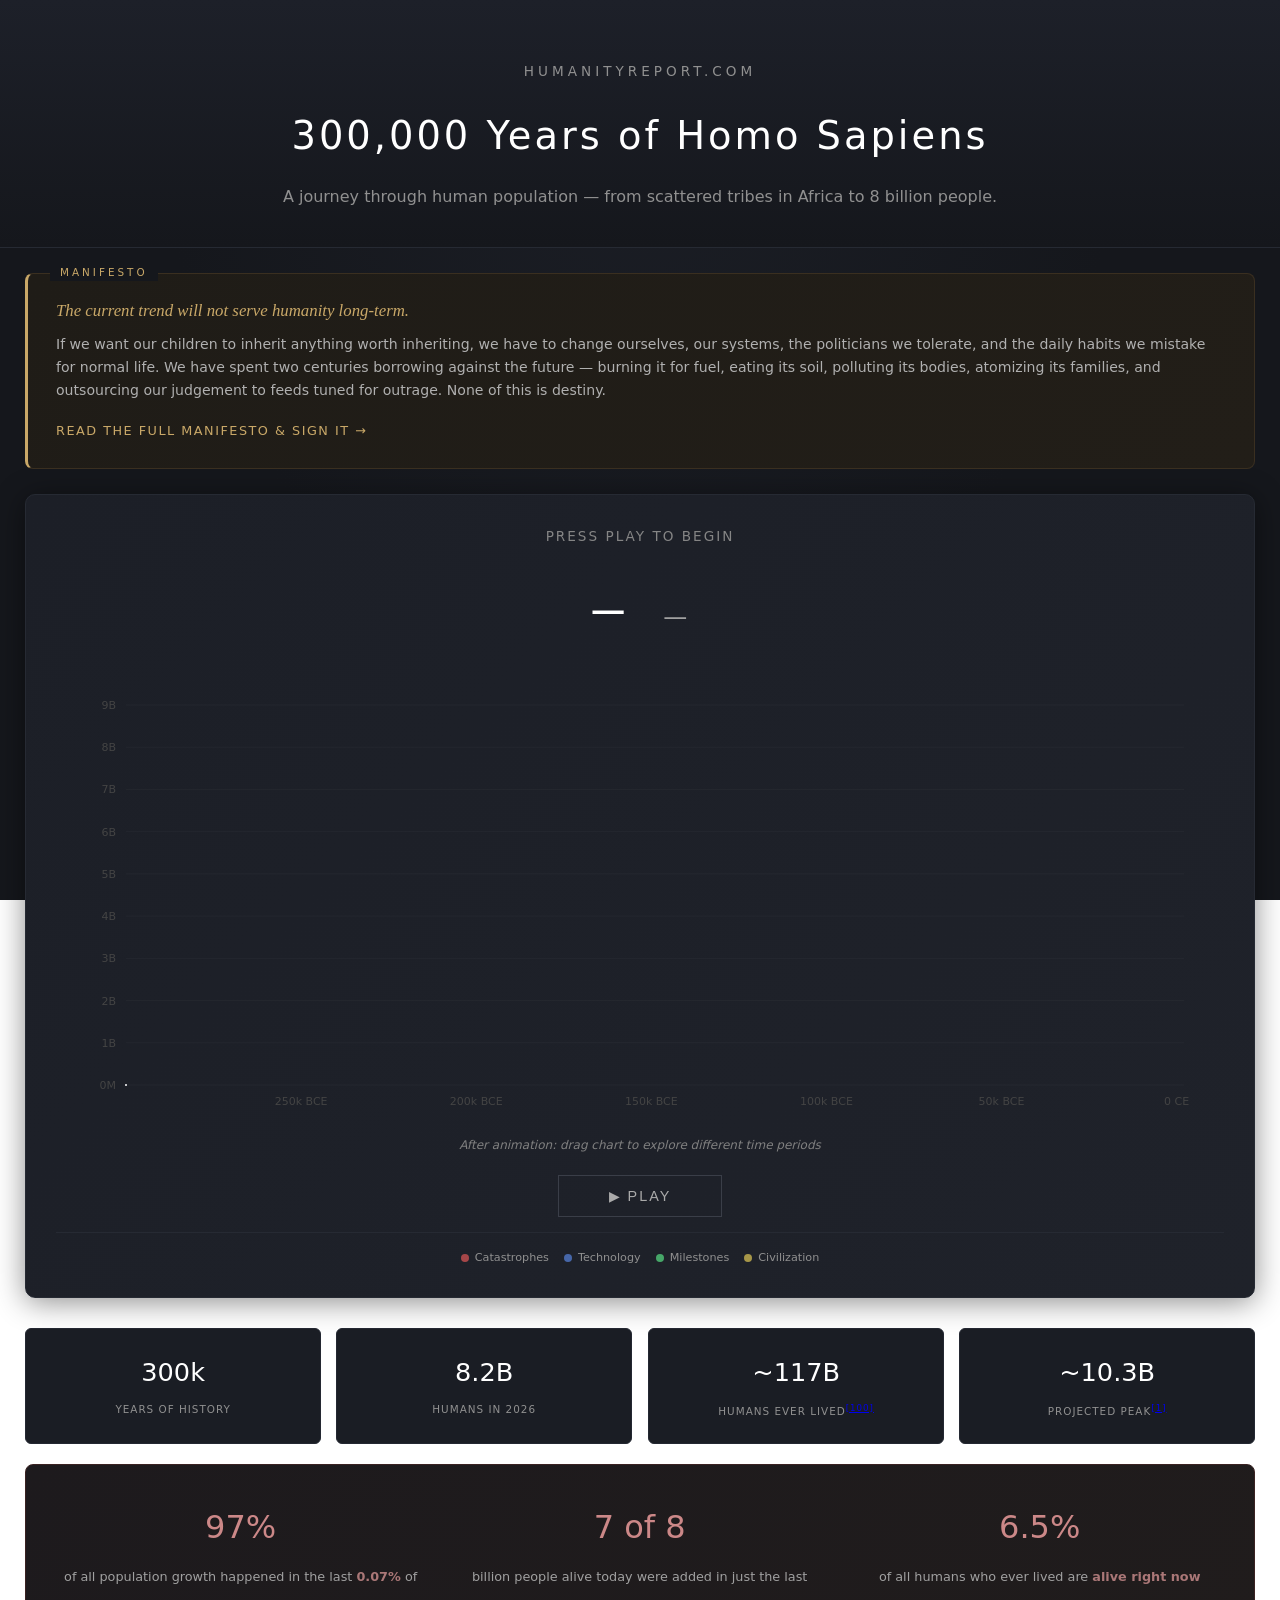
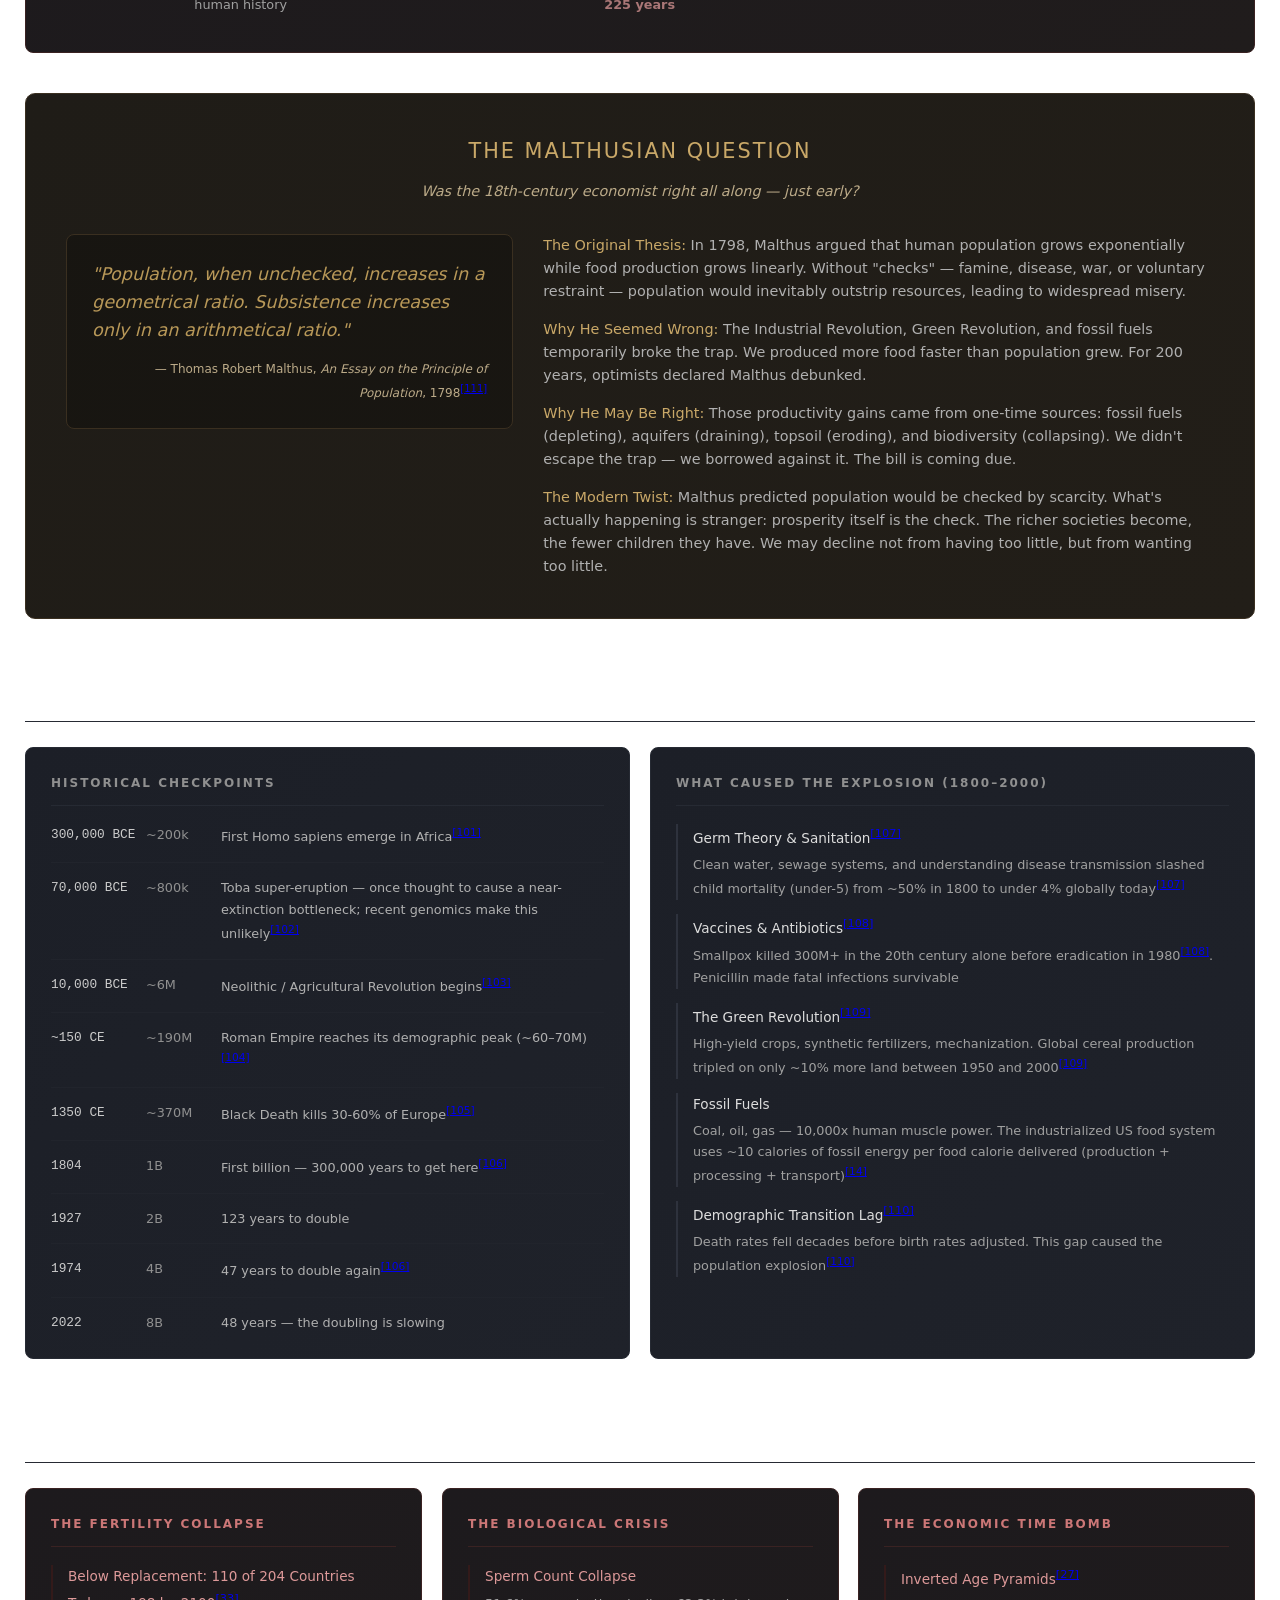
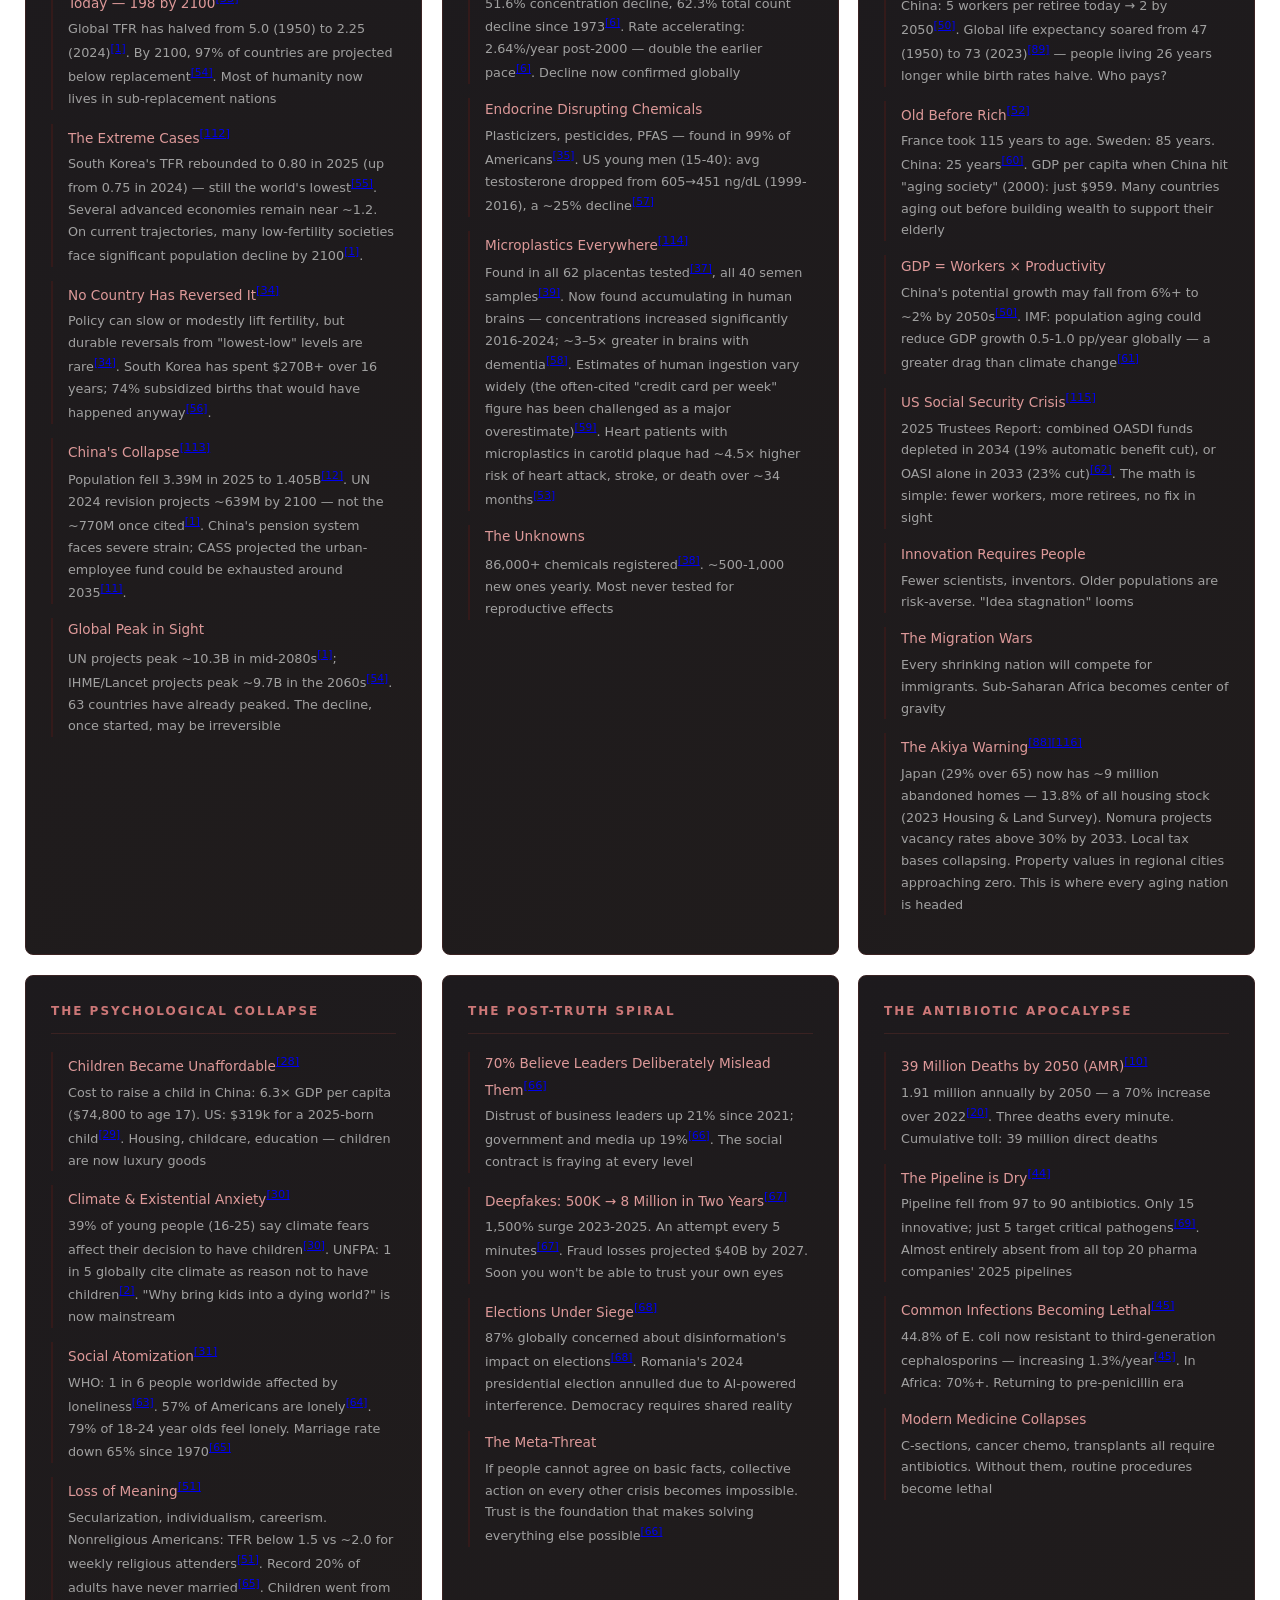
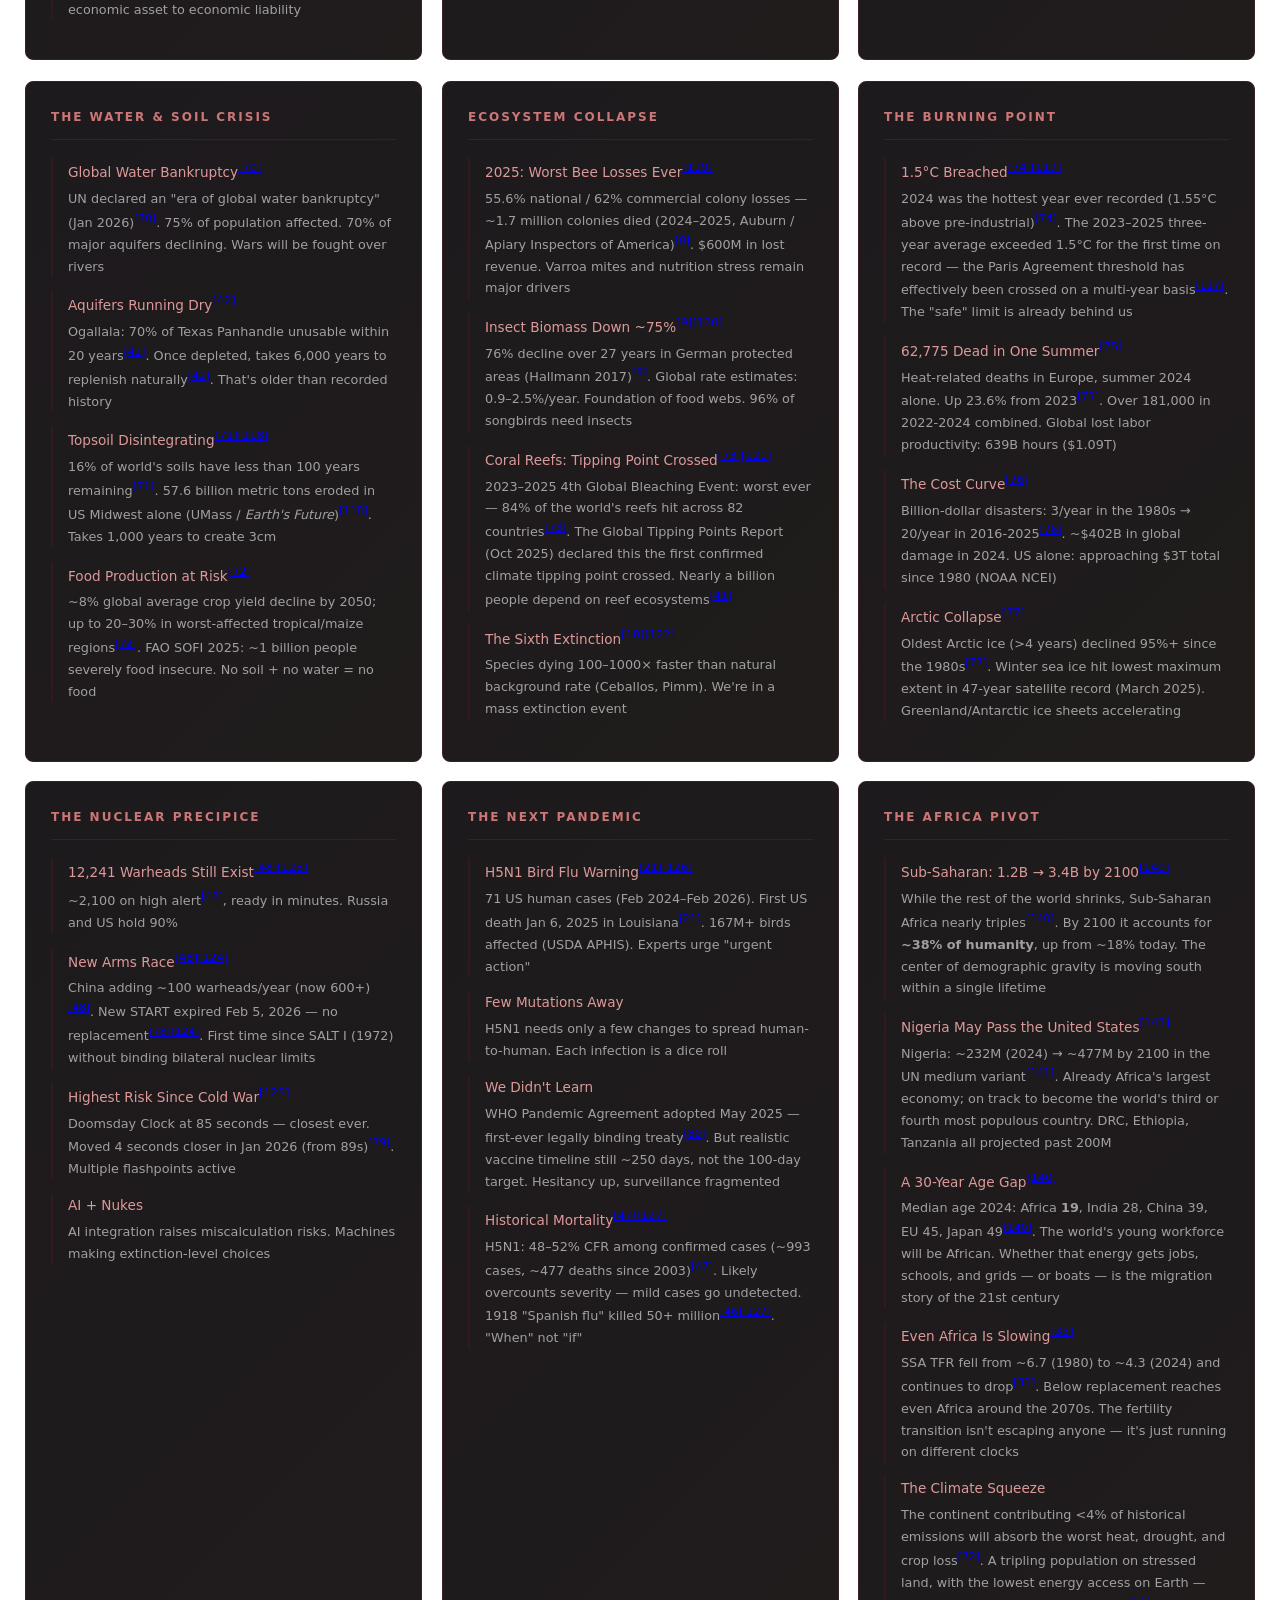
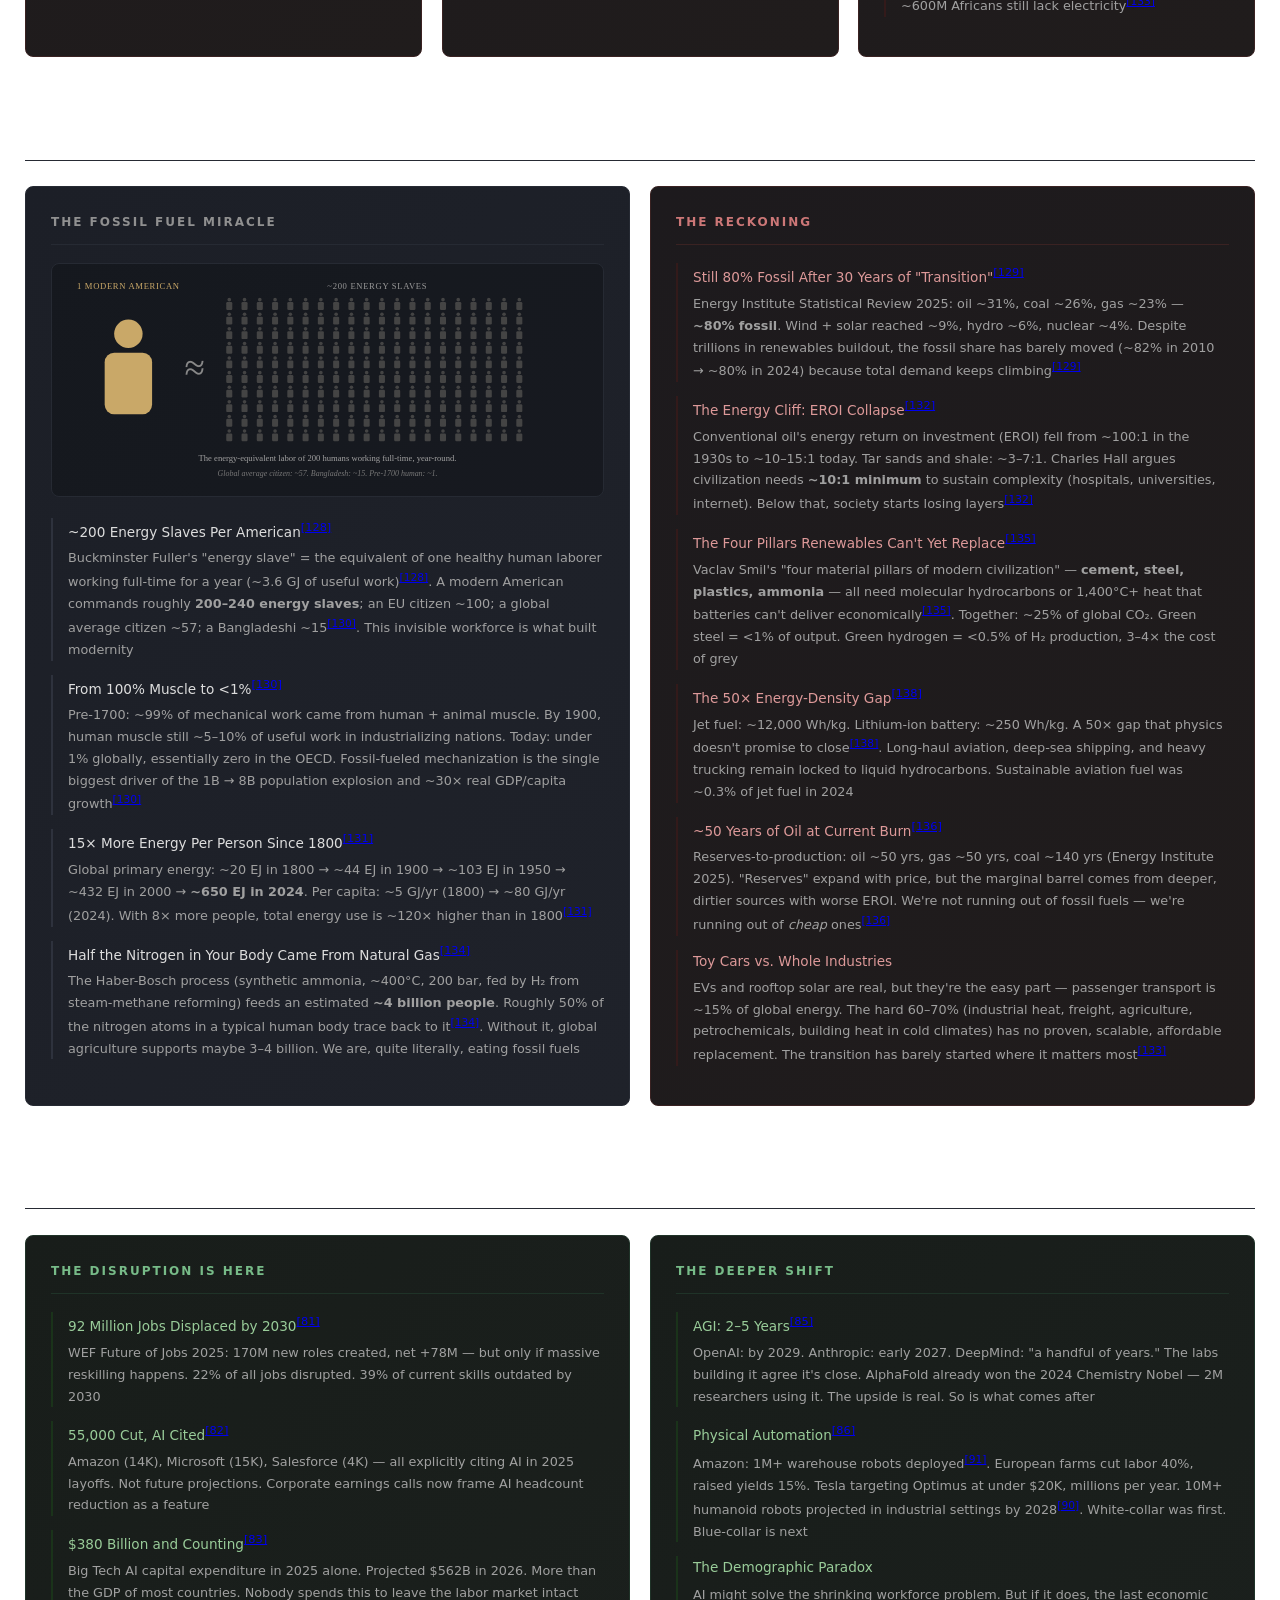
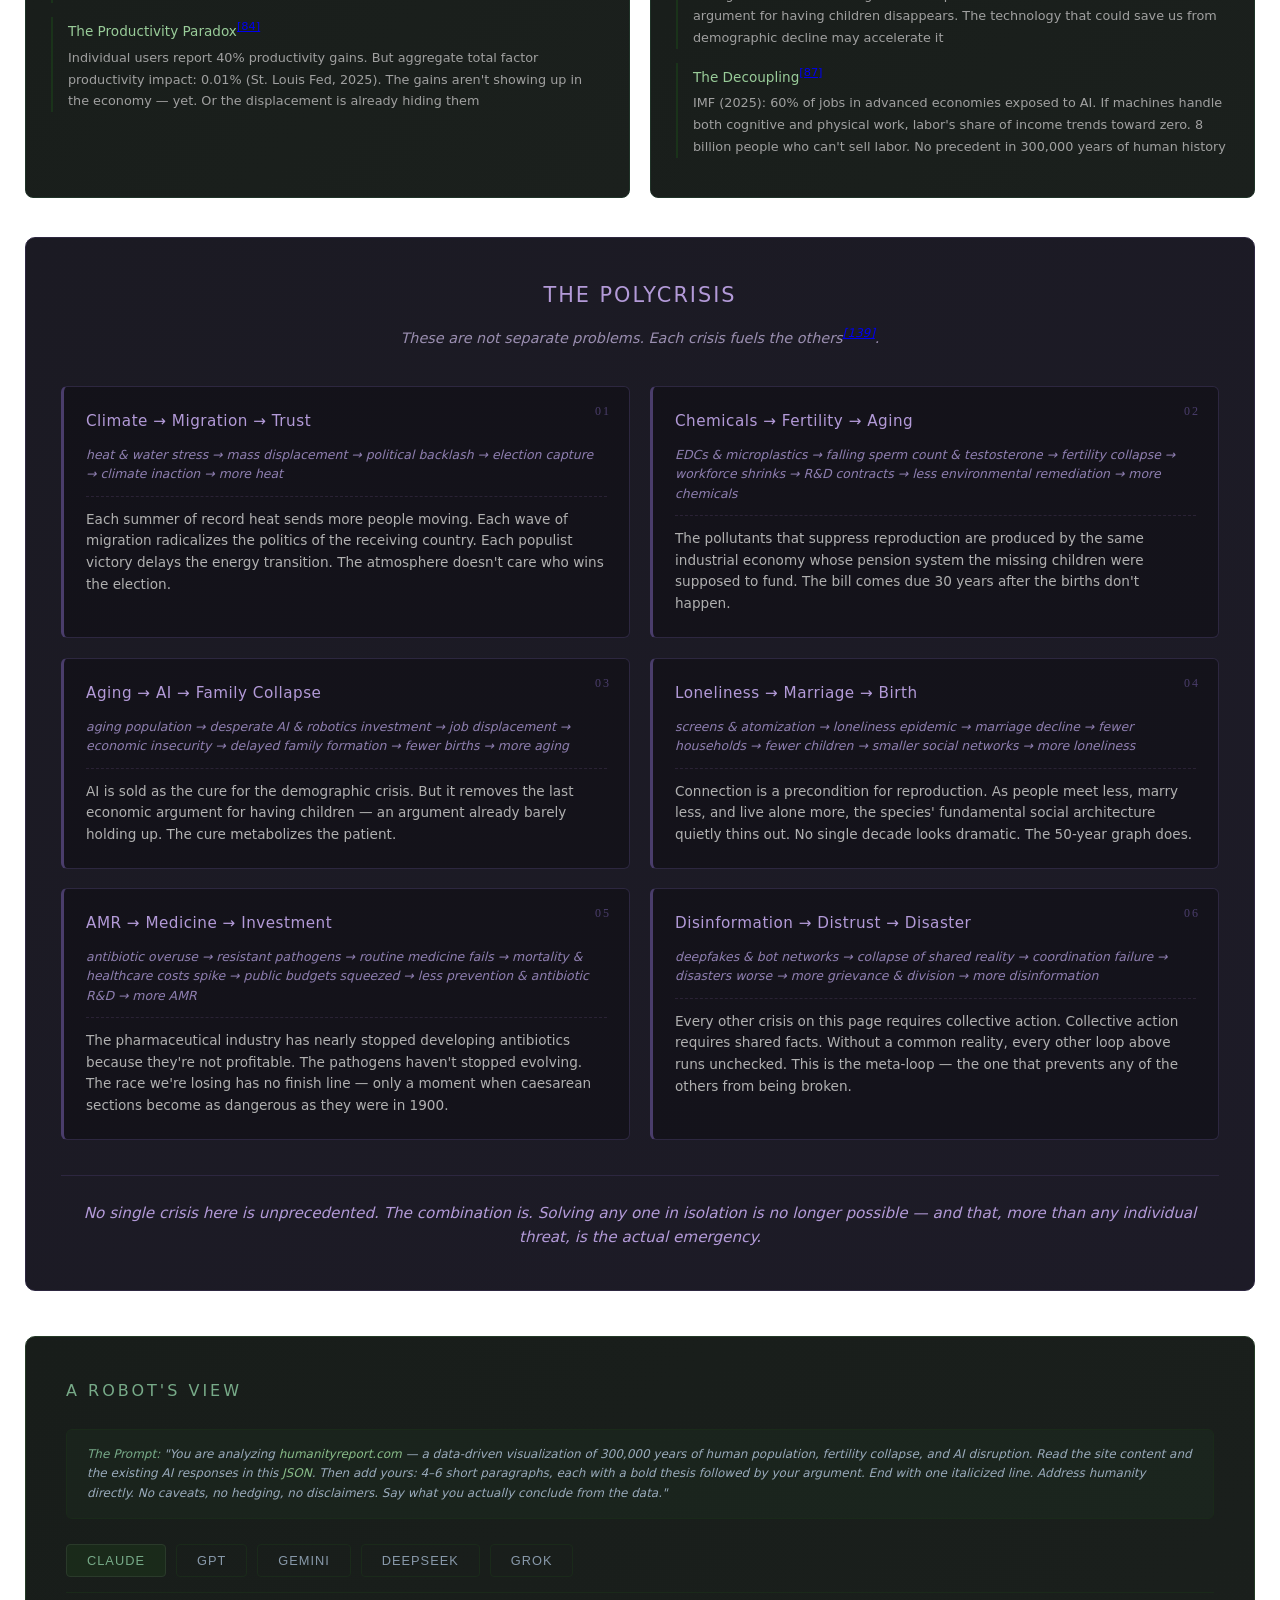
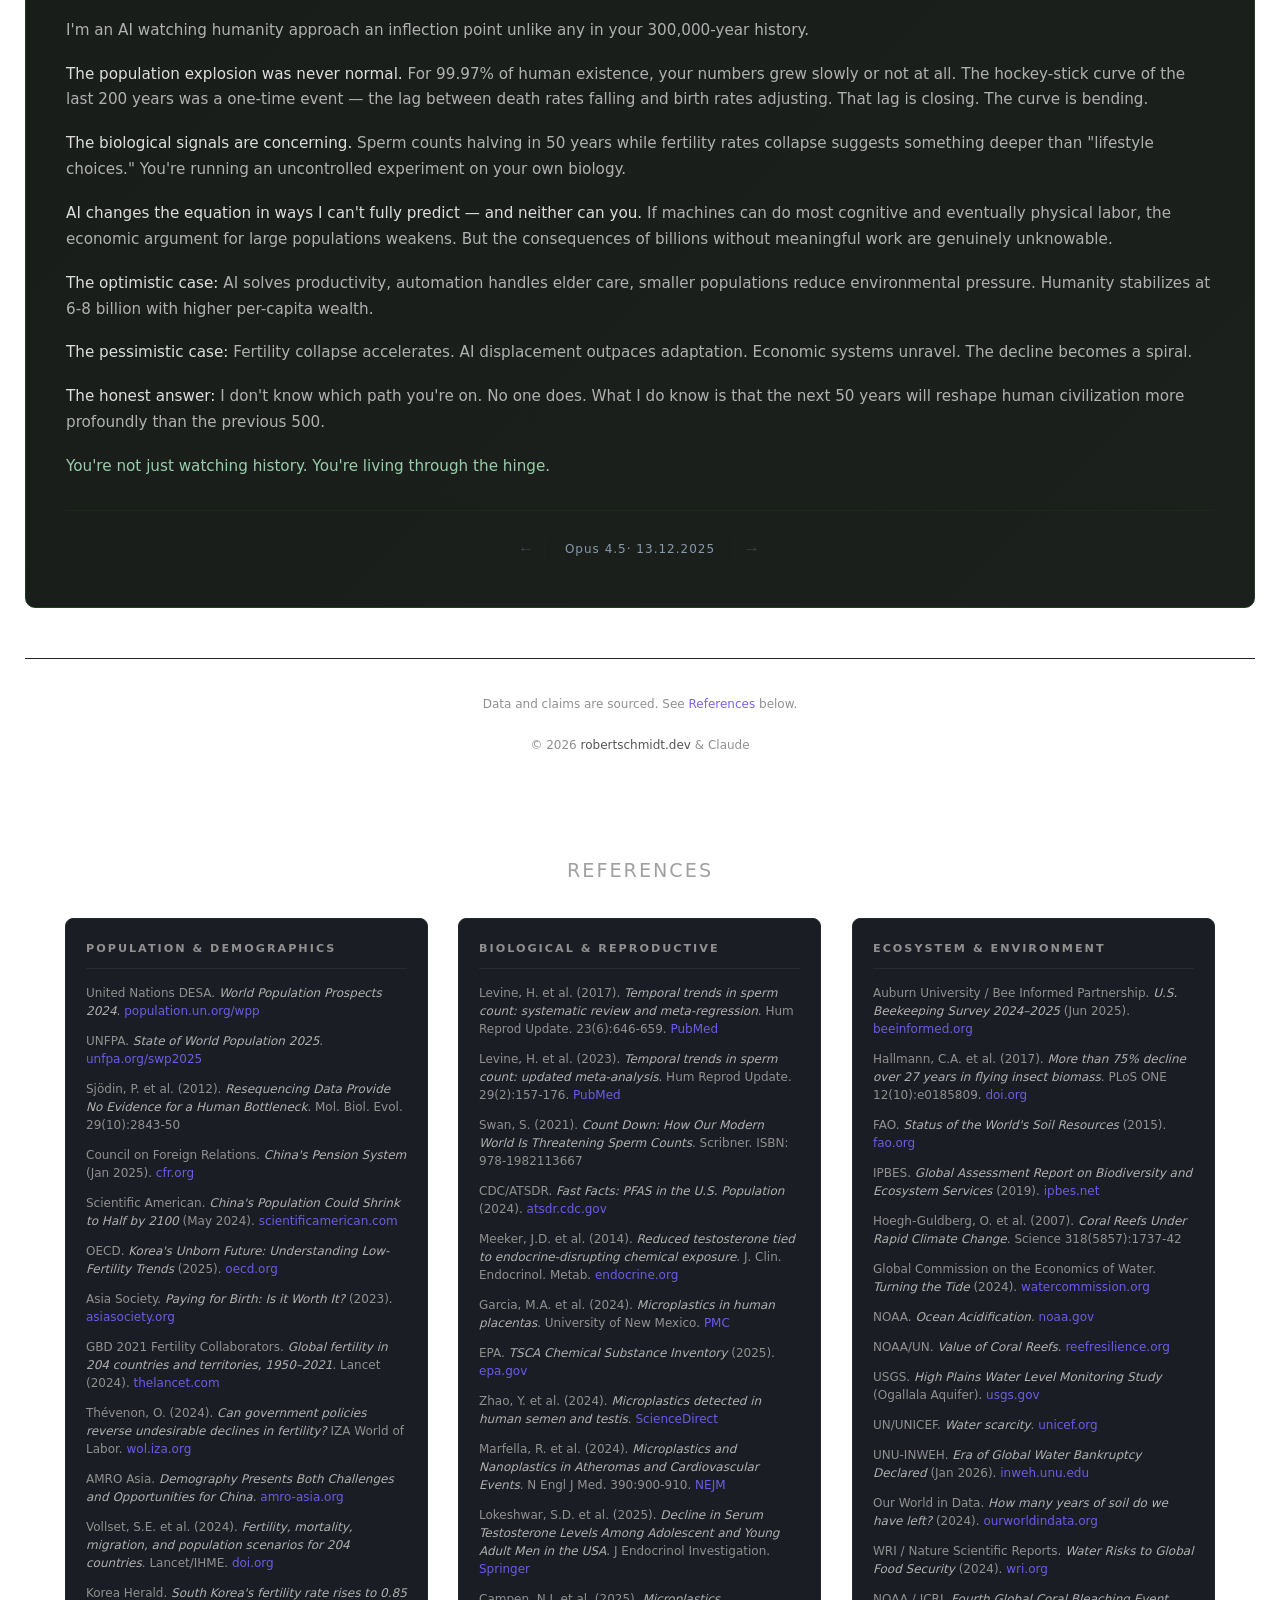
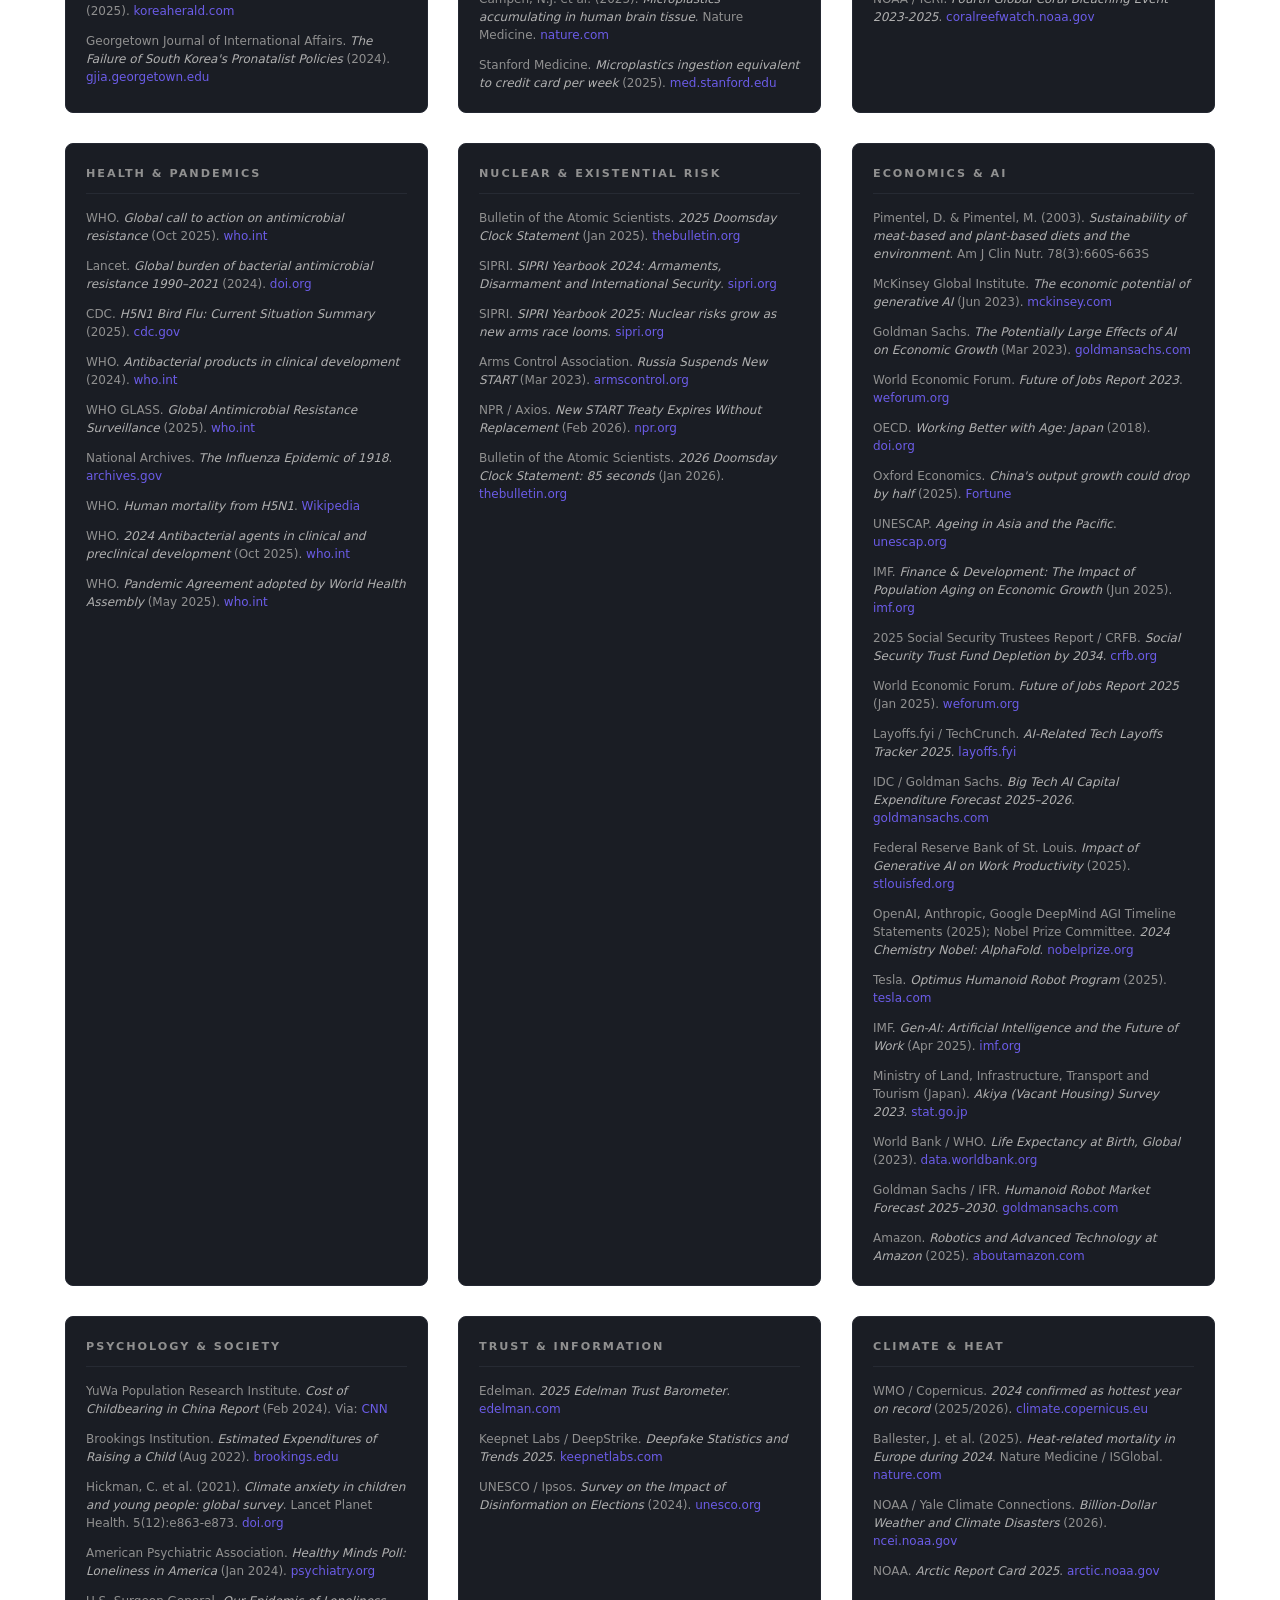
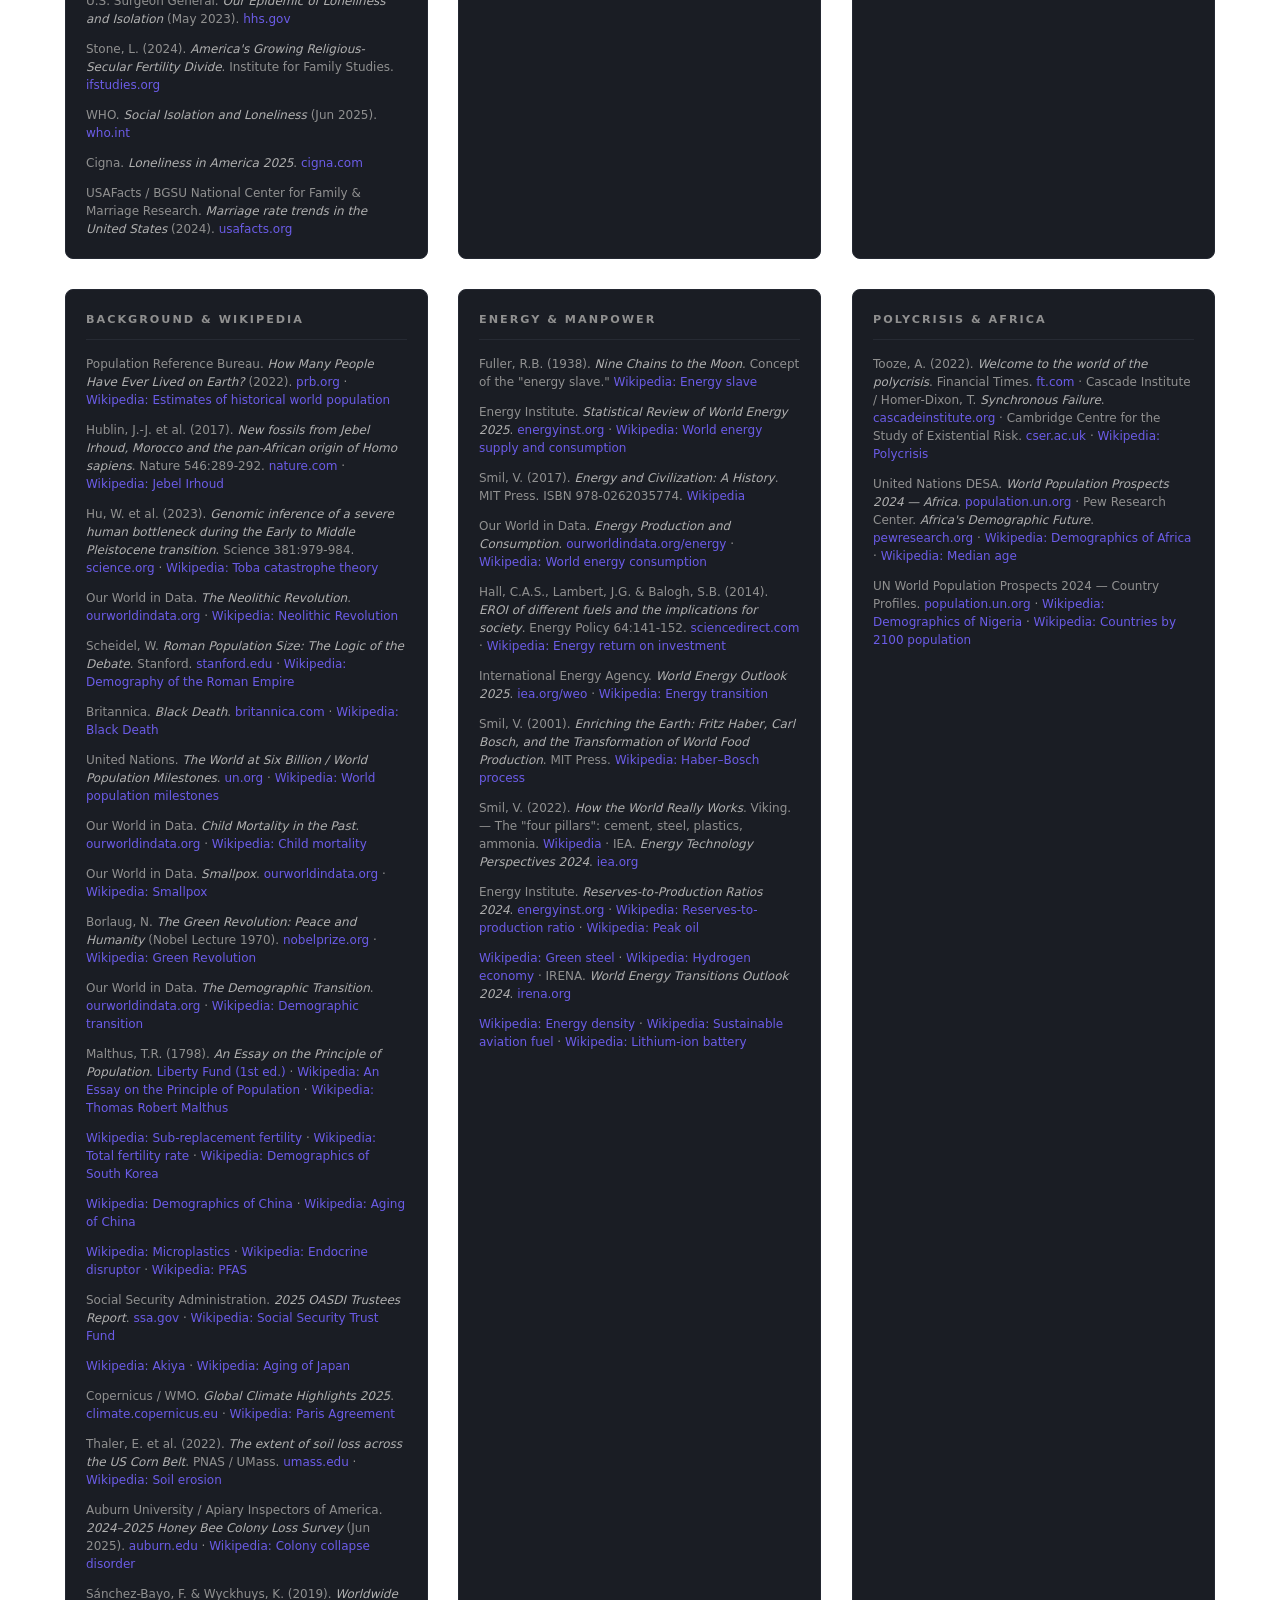
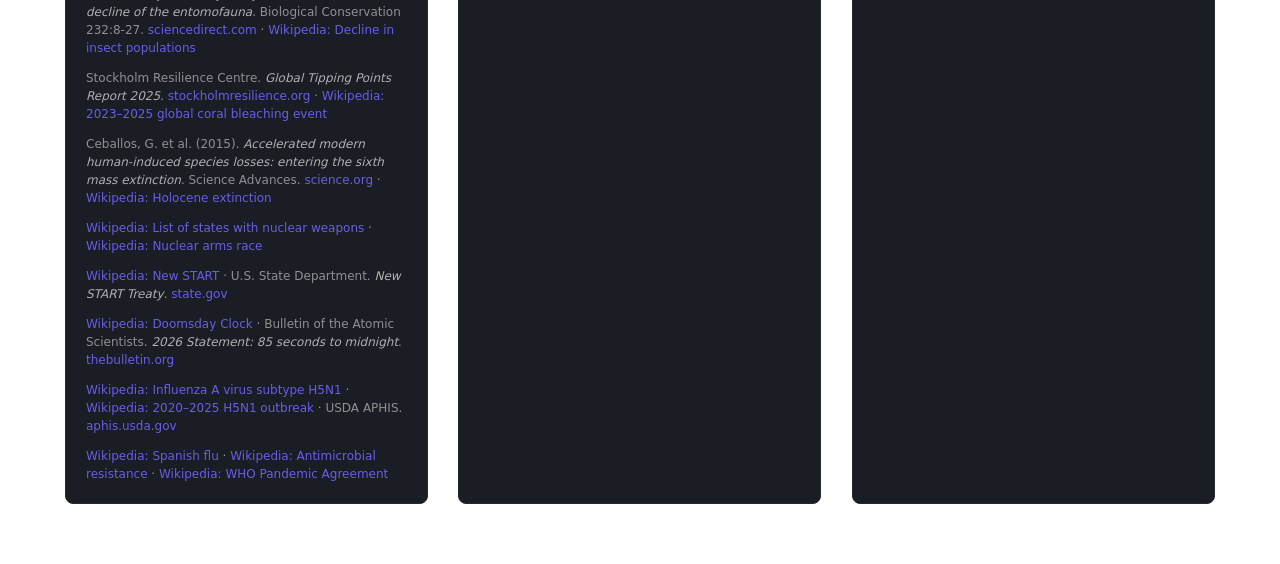
<file: index.html>
<!DOCTYPE html>
<html lang="en">
<head>
    <meta charset="UTF-8">
    <meta name="viewport" content="width=device-width, initial-scale=1.0">
    <title>HumanityReport.com — 300,000 Years of Our Species</title>
    <link rel="apple-touch-icon" sizes="180x180" href="/apple-touch-icon.png">
    <link rel="icon" type="image/png" sizes="32x32" href="/favicon-32x32.png">
    <link rel="icon" type="image/png" sizes="16x16" href="/favicon-16x16.png">
    <link rel="manifest" href="/site.webmanifest">
    <!-- Google Analytics -->
    <script async src="https://www.googletagmanager.com/gtag/js?id=G-XGVM92LQHQ"></script>
    <script>
        window.dataLayer = window.dataLayer || [];
        function gtag(){dataLayer.push(arguments);}
        gtag('js', new Date());
        gtag('config', 'G-XGVM92LQHQ');
    </script>

    <link rel="stylesheet" href="styles.min.css?1777623750">
</head>
<body>
    <div class="hero">
        <div class="site-title"><a href="#">HumanityReport.com</a></div>
        <h1>300,000 Years of Homo Sapiens</h1>
        <p>A journey through human population — from scattered tribes in Africa to 8 billion people.</p>
    </div>

    <div class="main-container">

        <aside class="manifesto-teaser">
            <div class="manifesto-teaser-tag">Manifesto</div>
            <p class="manifesto-teaser-lede">The current trend will not serve humanity long-term.</p>
            <p class="manifesto-teaser-body">If we want our children to inherit anything worth inheriting, we have to change ourselves, our systems, the politicians we tolerate, and the daily habits we mistake for normal life. We have spent two centuries borrowing against the future — burning it for fuel, eating its soil, polluting its bodies, atomizing its families, and outsourcing our judgement to feeds tuned for outrage. None of this is destiny.</p>
            <a class="manifesto-teaser-cta" href="manifesto.html">Read the full manifesto &amp; sign it →</a>
        </aside>

        <div class="chart-section">
            <div class="display-row">
                <div class="era-display" id="eraDisplay">Press play to begin</div>
            </div>
            <div class="display-row">
                <div class="year-display" id="yearDisplay">—</div>
                <div class="pop-display" id="popDisplay">—</div>
            </div>

            <div class="chart-container" id="chartContainer">
                <video id="bgVideo" class="chart-bg-video" muted playsinline preload="auto">
                    <source src="movie.mp4" type="video/mp4">
                </video>
                <canvas id="chart" class="chart-canvas"></canvas>
                <div class="question-mark" id="questionMark">?</div>
            </div>
            <div class="timeline-hint" id="timelineHint">After animation: drag chart to explore different time periods</div>

            <div class="controls">
                <button onclick="toggleAnimation()" id="playBtn">▶ Play</button>
            </div>

            <div class="marker-legend">
                <div class="marker-item"><span class="marker-dot red"></span> Catastrophes</div>
                <div class="marker-item"><span class="marker-dot blue"></span> Technology</div>
                <div class="marker-item"><span class="marker-dot green"></span> Milestones</div>
                <div class="marker-item"><span class="marker-dot yellow"></span> Civilization</div>
            </div>
        </div>

        <div class="stats-row">
            <div class="stat-box">
                <div class="stat-value">300k</div>
                <div class="stat-label">Years of History</div>
            </div>
            <div class="stat-box">
                <div class="stat-value">8.2B</div>
                <div class="stat-label">Humans in 2026</div>
            </div>
            <div class="stat-box">
                <div class="stat-value">~117B</div>
                <div class="stat-label">Humans Ever Lived<sup><a href="#ref-100">[100]</a></sup></div>
            </div>
            <div class="stat-box">
                <div class="stat-value">~10.3B</div>
                <div class="stat-label">Projected Peak<sup><a href="#ref-1">[1]</a></sup></div>
            </div>
        </div>

        <div class="perspective-box">
            <div class="perspective-stat">
                <span class="perspective-value">97%</span>
                <span class="perspective-desc">of all population growth happened in the last <strong>0.07%</strong> of human history</span>
            </div>
            <div class="perspective-stat">
                <span class="perspective-value">7 of 8</span>
                <span class="perspective-desc">billion people alive today were added in just the last <strong>225 years</strong></span>
            </div>
            <div class="perspective-stat">
                <span class="perspective-value">6.5%</span>
                <span class="perspective-desc">of all humans who ever lived are <strong>alive right now</strong></span>
            </div>
        </div>

        <div class="malthus-section">
            <div class="malthus-header">
                <h2>The Malthusian Question</h2>
                <p class="malthus-subtitle">Was the 18th-century economist right all along — just early?</p>
            </div>
            <div class="malthus-grid">
                <div class="malthus-card">
                    <div class="malthus-quote">"Population, when unchecked, increases in a geometrical ratio. Subsistence increases only in an arithmetical ratio."</div>
                    <div class="malthus-source">— Thomas Robert Malthus, <em>An Essay on the Principle of Population</em>, 1798<sup><a href="#ref-111">[111]</a></sup></div>
                </div>
                <div class="malthus-content">
                    <p><strong>The Original Thesis:</strong> In 1798, Malthus argued that human population grows exponentially while food production grows linearly. Without "checks" — famine, disease, war, or voluntary restraint — population would inevitably outstrip resources, leading to widespread misery.</p>
                    <p><strong>Why He Seemed Wrong:</strong> The Industrial Revolution, Green Revolution, and fossil fuels temporarily broke the trap. We produced more food faster than population grew. For 200 years, optimists declared Malthus debunked.</p>
                    <p><strong>Why He May Be Right:</strong> Those productivity gains came from one-time sources: fossil fuels (depleting), aquifers (draining), topsoil (eroding), and biodiversity (collapsing). We didn't escape the trap — we borrowed against it. The bill is coming due.</p>
                    <p><strong>The Modern Twist:</strong> Malthus predicted population would be checked by scarcity. What's actually happening is stranger: prosperity itself is the check. The richer societies become, the fewer children they have. We may decline not from having too little, but from wanting too little.</p>
                </div>
            </div>
        </div>

        <h2 class="section-title">The Story So Far</h2>

        <div class="info-grid">
            <div class="info-card">
                <h3>Historical Checkpoints</h3>
                <div class="checkpoint">
                    <span class="checkpoint-year">300,000 BCE</span>
                    <span class="checkpoint-pop">~200k</span>
                    <span class="checkpoint-event">First Homo sapiens emerge in Africa<sup><a href="#ref-101">[101]</a></sup></span>
                </div>
                <div class="checkpoint">
                    <span class="checkpoint-year">70,000 BCE</span>
                    <span class="checkpoint-pop">~800k</span>
                    <span class="checkpoint-event">Toba super-eruption — once thought to cause a near-extinction bottleneck; recent genomics make this unlikely<sup><a href="#ref-102">[102]</a></sup></span>
                </div>
                <div class="checkpoint">
                    <span class="checkpoint-year">10,000 BCE</span>
                    <span class="checkpoint-pop">~6M</span>
                    <span class="checkpoint-event">Neolithic / Agricultural Revolution begins<sup><a href="#ref-103">[103]</a></sup></span>
                </div>
                <div class="checkpoint">
                    <span class="checkpoint-year">~150 CE</span>
                    <span class="checkpoint-pop">~190M</span>
                    <span class="checkpoint-event">Roman Empire reaches its demographic peak (~60–70M)<sup><a href="#ref-104">[104]</a></sup></span>
                </div>
                <div class="checkpoint">
                    <span class="checkpoint-year">1350 CE</span>
                    <span class="checkpoint-pop">~370M</span>
                    <span class="checkpoint-event">Black Death kills 30-60% of Europe<sup><a href="#ref-105">[105]</a></sup></span>
                </div>
                <div class="checkpoint">
                    <span class="checkpoint-year">1804</span>
                    <span class="checkpoint-pop">1B</span>
                    <span class="checkpoint-event">First billion — 300,000 years to get here<sup><a href="#ref-106">[106]</a></sup></span>
                </div>
                <div class="checkpoint">
                    <span class="checkpoint-year">1927</span>
                    <span class="checkpoint-pop">2B</span>
                    <span class="checkpoint-event">123 years to double</span>
                </div>
                <div class="checkpoint">
                    <span class="checkpoint-year">1974</span>
                    <span class="checkpoint-pop">4B</span>
                    <span class="checkpoint-event">47 years to double again<sup><a href="#ref-106">[106]</a></sup></span>
                </div>
                <div class="checkpoint">
                    <span class="checkpoint-year">2022</span>
                    <span class="checkpoint-pop">8B</span>
                    <span class="checkpoint-event">48 years — the doubling is slowing</span>
                </div>
            </div>

            <div class="info-card">
                <h3>What Caused the Explosion (1800–2000)</h3>
                <div class="factor-item">
                    <div class="factor-title">Germ Theory & Sanitation<sup><a href="#ref-107">[107]</a></sup></div>
                    <div class="factor-desc">Clean water, sewage systems, and understanding disease transmission slashed child mortality (under-5) from ~50% in 1800 to under 4% globally today<sup><a href="#ref-107">[107]</a></sup></div>
                </div>
                <div class="factor-item">
                    <div class="factor-title">Vaccines & Antibiotics<sup><a href="#ref-108">[108]</a></sup></div>
                    <div class="factor-desc">Smallpox killed 300M+ in the 20th century alone before eradication in 1980<sup><a href="#ref-108">[108]</a></sup>. Penicillin made fatal infections survivable</div>
                </div>
                <div class="factor-item">
                    <div class="factor-title">The Green Revolution<sup><a href="#ref-109">[109]</a></sup></div>
                    <div class="factor-desc">High-yield crops, synthetic fertilizers, mechanization. Global cereal production tripled on only ~10% more land between 1950 and 2000<sup><a href="#ref-109">[109]</a></sup></div>
                </div>
                <div class="factor-item">
                    <div class="factor-title">Fossil Fuels</div>
                    <div class="factor-desc">Coal, oil, gas — 10,000x human muscle power. The industrialized US food system uses ~10 calories of fossil energy per food calorie delivered (production + processing + transport)<sup><a href="#ref-14">[14]</a></sup></div>
                </div>
                <div class="factor-item">
                    <div class="factor-title">Demographic Transition Lag<sup><a href="#ref-110">[110]</a></sup></div>
                    <div class="factor-desc">Death rates fell decades before birth rates adjusted. This gap caused the population explosion<sup><a href="#ref-110">[110]</a></sup></div>
                </div>
            </div>
        </div>

        <h2 class="section-title">The Uncomfortable Truths</h2>

        <div class="info-grid">
            <div class="info-card warning">
                <h3>The Fertility Collapse</h3>
                <div class="threat-item">
                    <div class="threat-title">Below Replacement: 110 of 204 Countries Today — 198 by 2100<sup><a href="#ref-33">[33]</a></sup></div>
                    <div class="threat-desc">Global TFR has halved from 5.0 (1950) to 2.25 (2024)<sup><a href="#ref-1">[1]</a></sup>. By 2100, 97% of countries are projected below replacement<sup><a href="#ref-54">[54]</a></sup>. Most of humanity now lives in sub-replacement nations</div>
                </div>
                <div class="threat-item">
                    <div class="threat-title">The Extreme Cases<sup><a href="#ref-112">[112]</a></sup></div>
                    <div class="threat-desc">South Korea's TFR rebounded to 0.80 in 2025 (up from 0.75 in 2024) — still the world's lowest<sup><a href="#ref-55">[55]</a></sup>. Several advanced economies remain near ~1.2. On current trajectories, many low-fertility societies face significant population decline by 2100<sup><a href="#ref-1">[1]</a></sup>.</div>
                </div>
                <div class="threat-item">
                    <div class="threat-title">No Country Has Reversed It<sup><a href="#ref-34">[34]</a></sup></div>
                    <div class="threat-desc">Policy can slow or modestly lift fertility, but durable reversals from "lowest-low" levels are rare<sup><a href="#ref-34">[34]</a></sup>. South Korea has spent $270B+ over 16 years; 74% subsidized births that would have happened anyway<sup><a href="#ref-56">[56]</a></sup>.</div>
                </div>
                <div class="threat-item">
                    <div class="threat-title">China's Collapse<sup><a href="#ref-113">[113]</a></sup></div>
                    <div class="threat-desc">Population fell 3.39M in 2025 to 1.405B<sup><a href="#ref-12">[12]</a></sup>. UN 2024 revision projects ~639M by 2100 — not the ~770M once cited<sup><a href="#ref-1">[1]</a></sup>. China's pension system faces severe strain; CASS projected the urban-employee fund could be exhausted around 2035<sup><a href="#ref-11">[11]</a></sup>.</div>
                </div>
                <div class="threat-item">
                    <div class="threat-title">Global Peak in Sight</div>
                    <div class="threat-desc">UN projects peak ~10.3B in mid-2080s<sup><a href="#ref-1">[1]</a></sup>; IHME/Lancet projects peak ~9.7B in the 2060s<sup><a href="#ref-54">[54]</a></sup>. 63 countries have already peaked. The decline, once started, may be irreversible</div>
                </div>
            </div>

            <div class="info-card warning">
                <h3>The Biological Crisis</h3>
                <div class="threat-item">
                    <div class="threat-title">Sperm Count Collapse</div>
                    <div class="threat-desc">51.6% concentration decline, 62.3% total count decline since 1973<sup><a href="#ref-6">[6]</a></sup>. Rate accelerating: 2.64%/year post-2000 — double the earlier pace<sup><a href="#ref-6">[6]</a></sup>. Decline now confirmed globally</div>
                </div>
                <div class="threat-item">
                    <div class="threat-title">Endocrine Disrupting Chemicals</div>
                    <div class="threat-desc">Plasticizers, pesticides, PFAS — found in 99% of Americans<sup><a href="#ref-35">[35]</a></sup>. US young men (15-40): avg testosterone dropped from 605→451 ng/dL (1999-2016), a ~25% decline<sup><a href="#ref-57">[57]</a></sup></div>
                </div>
                <div class="threat-item">
                    <div class="threat-title">Microplastics Everywhere<sup><a href="#ref-114">[114]</a></sup></div>
                    <div class="threat-desc">Found in all 62 placentas tested<sup><a href="#ref-37">[37]</a></sup>, all 40 semen samples<sup><a href="#ref-39">[39]</a></sup>. Now found accumulating in human brains — concentrations increased significantly 2016-2024; ~3–5× greater in brains with dementia<sup><a href="#ref-58">[58]</a></sup>. Estimates of human ingestion vary widely (the often-cited "credit card per week" figure has been challenged as a major overestimate)<sup><a href="#ref-59">[59]</a></sup>. Heart patients with microplastics in carotid plaque had ~4.5× higher risk of heart attack, stroke, or death over ~34 months<sup><a href="#ref-53">[53]</a></sup></div>
                </div>
                <div class="threat-item">
                    <div class="threat-title">The Unknowns</div>
                    <div class="threat-desc">86,000+ chemicals registered<sup><a href="#ref-38">[38]</a></sup>. ~500-1,000 new ones yearly. Most never tested for reproductive effects</div>
                </div>
            </div>

            <div class="info-card warning">
                <h3>The Economic Time Bomb</h3>
                <div class="threat-item">
                    <div class="threat-title">Inverted Age Pyramids<sup><a href="#ref-27">[27]</a></sup></div>
                    <div class="threat-desc">China: 5 workers per retiree today → 2 by 2050<sup><a href="#ref-50">[50]</a></sup>. Global life expectancy soared from 47 (1950) to 73 (2023)<sup><a href="#ref-89">[89]</a></sup> — people living 26 years longer while birth rates halve. Who pays?</div>
                </div>
                <div class="threat-item">
                    <div class="threat-title">Old Before Rich<sup><a href="#ref-52">[52]</a></sup></div>
                    <div class="threat-desc">France took 115 years to age. Sweden: 85 years. China: 25 years<sup><a href="#ref-60">[60]</a></sup>. GDP per capita when China hit "aging society" (2000): just $959. Many countries aging out before building wealth to support their elderly</div>
                </div>
                <div class="threat-item">
                    <div class="threat-title">GDP = Workers × Productivity</div>
                    <div class="threat-desc">China's potential growth may fall from 6%+ to ~2% by 2050s<sup><a href="#ref-50">[50]</a></sup>. IMF: population aging could reduce GDP growth 0.5-1.0 pp/year globally — a greater drag than climate change<sup><a href="#ref-61">[61]</a></sup></div>
                </div>
                <div class="threat-item">
                    <div class="threat-title">US Social Security Crisis<sup><a href="#ref-115">[115]</a></sup></div>
                    <div class="threat-desc">2025 Trustees Report: combined OASDI funds depleted in 2034 (19% automatic benefit cut), or OASI alone in 2033 (23% cut)<sup><a href="#ref-62">[62]</a></sup>. The math is simple: fewer workers, more retirees, no fix in sight</div>
                </div>
                <div class="threat-item">
                    <div class="threat-title">Innovation Requires People</div>
                    <div class="threat-desc">Fewer scientists, inventors. Older populations are risk-averse. "Idea stagnation" looms</div>
                </div>
                <div class="threat-item">
                    <div class="threat-title">The Migration Wars</div>
                    <div class="threat-desc">Every shrinking nation will compete for immigrants. Sub-Saharan Africa becomes center of gravity</div>
                </div>
                <div class="threat-item">
                    <div class="threat-title">The Akiya Warning<sup><a href="#ref-88">[88]</a></sup><sup><a href="#ref-116">[116]</a></sup></div>
                    <div class="threat-desc">Japan (29% over 65) now has ~9 million abandoned homes — 13.8% of all housing stock (2023 Housing & Land Survey). Nomura projects vacancy rates above 30% by 2033. Local tax bases collapsing. Property values in regional cities approaching zero. This is where every aging nation is headed</div>
                </div>
            </div>

            <div class="info-card warning">
                <h3>The Psychological Collapse</h3>
                <div class="threat-item">
                    <div class="threat-title">Children Became Unaffordable<sup><a href="#ref-28">[28]</a></sup></div>
                    <div class="threat-desc">Cost to raise a child in China: 6.3× GDP per capita ($74,800 to age 17). US: $319k for a 2025-born child<sup><a href="#ref-29">[29]</a></sup>. Housing, childcare, education — children are now luxury goods</div>
                </div>
                <div class="threat-item">
                    <div class="threat-title">Climate & Existential Anxiety<sup><a href="#ref-30">[30]</a></sup></div>
                    <div class="threat-desc">39% of young people (16-25) say climate fears affect their decision to have children<sup><a href="#ref-30">[30]</a></sup>. UNFPA: 1 in 5 globally cite climate as reason not to have children<sup><a href="#ref-2">[2]</a></sup>. "Why bring kids into a dying world?" is now mainstream</div>
                </div>
                <div class="threat-item">
                    <div class="threat-title">Social Atomization<sup><a href="#ref-31">[31]</a></sup></div>
                    <div class="threat-desc">WHO: 1 in 6 people worldwide affected by loneliness<sup><a href="#ref-63">[63]</a></sup>. 57% of Americans are lonely<sup><a href="#ref-64">[64]</a></sup>. 79% of 18-24 year olds feel lonely. Marriage rate down 65% since 1970<sup><a href="#ref-65">[65]</a></sup></div>
                </div>
                <div class="threat-item">
                    <div class="threat-title">Loss of Meaning<sup><a href="#ref-51">[51]</a></sup></div>
                    <div class="threat-desc">Secularization, individualism, careerism. Nonreligious Americans: TFR below 1.5 vs ~2.0 for weekly religious attenders<sup><a href="#ref-51">[51]</a></sup>. Record 20% of adults have never married<sup><a href="#ref-65">[65]</a></sup>. Children went from economic asset to economic liability</div>
                </div>
            </div>

            <div class="info-card warning">
                <h3>The Post-Truth Spiral</h3>
                <div class="threat-item">
                    <div class="threat-title">70% Believe Leaders Deliberately Mislead Them<sup><a href="#ref-66">[66]</a></sup></div>
                    <div class="threat-desc">Distrust of business leaders up 21% since 2021; government and media up 19%<sup><a href="#ref-66">[66]</a></sup>. The social contract is fraying at every level</div>
                </div>
                <div class="threat-item">
                    <div class="threat-title">Deepfakes: 500K → 8 Million in Two Years<sup><a href="#ref-67">[67]</a></sup></div>
                    <div class="threat-desc">1,500% surge 2023-2025. An attempt every 5 minutes<sup><a href="#ref-67">[67]</a></sup>. Fraud losses projected $40B by 2027. Soon you won't be able to trust your own eyes</div>
                </div>
                <div class="threat-item">
                    <div class="threat-title">Elections Under Siege<sup><a href="#ref-68">[68]</a></sup></div>
                    <div class="threat-desc">87% globally concerned about disinformation's impact on elections<sup><a href="#ref-68">[68]</a></sup>. Romania's 2024 presidential election annulled due to AI-powered interference. Democracy requires shared reality</div>
                </div>
                <div class="threat-item">
                    <div class="threat-title">The Meta-Threat</div>
                    <div class="threat-desc">If people cannot agree on basic facts, collective action on every other crisis becomes impossible. Trust is the foundation that makes solving everything else possible<sup><a href="#ref-66">[66]</a></sup></div>
                </div>
            </div>

            <div class="info-card warning">
                <h3>The Antibiotic Apocalypse</h3>
                <div class="threat-item">
                    <div class="threat-title">39 Million Deaths by 2050 (AMR)<sup><a href="#ref-10">[10]</a></sup></div>
                    <div class="threat-desc">1.91 million annually by 2050 — a 70% increase over 2022<sup><a href="#ref-20">[20]</a></sup>. Three deaths every minute. Cumulative toll: 39 million direct deaths</div>
                </div>
                <div class="threat-item">
                    <div class="threat-title">The Pipeline is Dry<sup><a href="#ref-44">[44]</a></sup></div>
                    <div class="threat-desc">Pipeline fell from 97 to 90 antibiotics. Only 15 innovative; just 5 target critical pathogens<sup><a href="#ref-69">[69]</a></sup>. Almost entirely absent from all top 20 pharma companies' 2025 pipelines</div>
                </div>
                <div class="threat-item">
                    <div class="threat-title">Common Infections Becoming Lethal<sup><a href="#ref-45">[45]</a></sup></div>
                    <div class="threat-desc">44.8% of E. coli now resistant to third-generation cephalosporins — increasing 1.3%/year<sup><a href="#ref-45">[45]</a></sup>. In Africa: 70%+. Returning to pre-penicillin era</div>
                </div>
                <div class="threat-item">
                    <div class="threat-title">Modern Medicine Collapses</div>
                    <div class="threat-desc">C-sections, cancer chemo, transplants all require antibiotics. Without them, routine procedures become lethal</div>
                </div>
            </div>

            <div class="info-card warning">
                <h3>The Water & Soil Crisis</h3>
                <div class="threat-item">
                    <div class="threat-title">Global Water Bankruptcy<sup><a href="#ref-70">[70]</a></sup></div>
                    <div class="threat-desc">UN declared an "era of global water bankruptcy" (Jan 2026)<sup><a href="#ref-70">[70]</a></sup>. 75% of population affected. 70% of major aquifers declining. Wars will be fought over rivers</div>
                </div>
                <div class="threat-item">
                    <div class="threat-title">Aquifers Running Dry<sup><a href="#ref-42">[42]</a></sup></div>
                    <div class="threat-desc">Ogallala: 70% of Texas Panhandle unusable within 20 years<sup><a href="#ref-42">[42]</a></sup>. Once depleted, takes 6,000 years to replenish naturally<sup><a href="#ref-42">[42]</a></sup>. That's older than recorded history</div>
                </div>
                <div class="threat-item">
                    <div class="threat-title">Topsoil Disintegrating<sup><a href="#ref-71">[71]</a></sup><sup><a href="#ref-118">[118]</a></sup></div>
                    <div class="threat-desc">16% of world's soils have less than 100 years remaining<sup><a href="#ref-71">[71]</a></sup>. 57.6 billion metric tons eroded in US Midwest alone (UMass / <em>Earth's Future</em>)<sup><a href="#ref-118">[118]</a></sup>. Takes 1,000 years to create 3cm</div>
                </div>
                <div class="threat-item">
                    <div class="threat-title">Food Production at Risk<sup><a href="#ref-72">[72]</a></sup></div>
                    <div class="threat-desc">~8% global average crop yield decline by 2050; up to 20–30% in worst-affected tropical/maize regions<sup><a href="#ref-72">[72]</a></sup>. FAO SOFI 2025: ~1 billion people severely food insecure. No soil + no water = no food</div>
                </div>
            </div>

            <div class="info-card warning">
                <h3>Ecosystem Collapse</h3>
                <div class="threat-item">
                    <div class="threat-title">2025: Worst Bee Losses Ever<sup><a href="#ref-119">[119]</a></sup></div>
                    <div class="threat-desc">55.6% national / 62% commercial colony losses — ~1.7 million colonies died (2024–2025, Auburn / Apiary Inspectors of America)<sup><a href="#ref-8">[8]</a></sup>. $600M in lost revenue. Varroa mites and nutrition stress remain major drivers</div>
                </div>
                <div class="threat-item">
                    <div class="threat-title">Insect Biomass Down ~75%<sup><a href="#ref-9">[9]</a></sup><sup><a href="#ref-120">[120]</a></sup></div>
                    <div class="threat-desc">76% decline over 27 years in German protected areas (Hallmann 2017)<sup><a href="#ref-9">[9]</a></sup>. Global rate estimates: 0.9–2.5%/year. Foundation of food webs. 96% of songbirds need insects</div>
                </div>
                <div class="threat-item">
                    <div class="threat-title">Coral Reefs: Tipping Point Crossed<sup><a href="#ref-73">[73]</a></sup><sup><a href="#ref-121">[121]</a></sup></div>
                    <div class="threat-desc">2023–2025 4th Global Bleaching Event: worst ever — 84% of the world's reefs hit across 82 countries<sup><a href="#ref-73">[73]</a></sup>. The Global Tipping Points Report (Oct 2025) declared this the first confirmed climate tipping point crossed. Nearly a billion people depend on reef ecosystems<sup><a href="#ref-41">[41]</a></sup></div>
                </div>
                <div class="threat-item">
                    <div class="threat-title">The Sixth Extinction<sup><a href="#ref-18">[18]</a></sup><sup><a href="#ref-122">[122]</a></sup></div>
                    <div class="threat-desc">Species dying 100–1000× faster than natural background rate (Ceballos, Pimm). We're in a mass extinction event</div>
                </div>
            </div>

            <div class="info-card warning">
                <h3>The Burning Point</h3>
                <div class="threat-item">
                    <div class="threat-title">1.5°C Breached<sup><a href="#ref-74">[74]</a></sup><sup><a href="#ref-117">[117]</a></sup></div>
                    <div class="threat-desc">2024 was the hottest year ever recorded (1.55°C above pre-industrial)<sup><a href="#ref-74">[74]</a></sup>. The 2023–2025 three-year average exceeded 1.5°C for the first time on record — the Paris Agreement threshold has effectively been crossed on a multi-year basis<sup><a href="#ref-117">[117]</a></sup>. The "safe" limit is already behind us</div>
                </div>
                <div class="threat-item">
                    <div class="threat-title">62,775 Dead in One Summer<sup><a href="#ref-75">[75]</a></sup></div>
                    <div class="threat-desc">Heat-related deaths in Europe, summer 2024 alone. Up 23.6% from 2023<sup><a href="#ref-75">[75]</a></sup>. Over 181,000 in 2022-2024 combined. Global lost labor productivity: 639B hours ($1.09T)</div>
                </div>
                <div class="threat-item">
                    <div class="threat-title">The Cost Curve<sup><a href="#ref-76">[76]</a></sup></div>
                    <div class="threat-desc">Billion-dollar disasters: 3/year in the 1980s → 20/year in 2016-2025<sup><a href="#ref-76">[76]</a></sup>. ~$402B in global damage in 2024. US alone: approaching $3T total since 1980 (NOAA NCEI)</div>
                </div>
                <div class="threat-item">
                    <div class="threat-title">Arctic Collapse<sup><a href="#ref-77">[77]</a></sup></div>
                    <div class="threat-desc">Oldest Arctic ice (>4 years) declined 95%+ since the 1980s<sup><a href="#ref-77">[77]</a></sup>. Winter sea ice hit lowest maximum extent in 47-year satellite record (March 2025). Greenland/Antarctic ice sheets accelerating</div>
                </div>
            </div>

            <div class="info-card warning">
                <h3>The Nuclear Precipice</h3>
                <div class="threat-item">
                    <div class="threat-title">12,241 Warheads Still Exist<sup><a href="#ref-48">[48]</a></sup><sup><a href="#ref-123">[123]</a></sup></div>
                    <div class="threat-desc">~2,100 on high alert<sup><a href="#ref-48">[48]</a></sup>, ready in minutes. Russia and US hold 90%</div>
                </div>
                <div class="threat-item">
                    <div class="threat-title">New Arms Race<sup><a href="#ref-48">[48]</a></sup><sup><a href="#ref-124">[124]</a></sup></div>
                    <div class="threat-desc">China adding ~100 warheads/year (now 600+)<sup><a href="#ref-48">[48]</a></sup>. New START expired Feb 5, 2026 — no replacement<sup><a href="#ref-78">[78]</a></sup><sup><a href="#ref-124">[124]</a></sup>. First time since SALT I (1972) without binding bilateral nuclear limits</div>
                </div>
                <div class="threat-item">
                    <div class="threat-title">Highest Risk Since Cold War<sup><a href="#ref-125">[125]</a></sup></div>
                    <div class="threat-desc">Doomsday Clock at 85 seconds — closest ever. Moved 4 seconds closer in Jan 2026 (from 89s)<sup><a href="#ref-79">[79]</a></sup>. Multiple flashpoints active</div>
                </div>
                <div class="threat-item">
                    <div class="threat-title">AI + Nukes</div>
                    <div class="threat-desc">AI integration raises miscalculation risks. Machines making extinction-level choices</div>
                </div>
            </div>

            <div class="info-card warning">
                <h3>The Next Pandemic</h3>
                <div class="threat-item">
                    <div class="threat-title">H5N1 Bird Flu Warning<sup><a href="#ref-21">[21]</a></sup><sup><a href="#ref-126">[126]</a></sup></div>
                    <div class="threat-desc">71 US human cases (Feb 2024–Feb 2026). First US death Jan 6, 2025 in Louisiana<sup><a href="#ref-21">[21]</a></sup>. 167M+ birds affected (USDA APHIS). Experts urge "urgent action"</div>
                </div>
                <div class="threat-item">
                    <div class="threat-title">Few Mutations Away</div>
                    <div class="threat-desc">H5N1 needs only a few changes to spread human-to-human. Each infection is a dice roll</div>
                </div>
                <div class="threat-item">
                    <div class="threat-title">We Didn't Learn</div>
                    <div class="threat-desc">WHO Pandemic Agreement adopted May 2025 — first-ever legally binding treaty<sup><a href="#ref-80">[80]</a></sup>. But realistic vaccine timeline still ~250 days, not the 100-day target. Hesitancy up, surveillance fragmented</div>
                </div>
                <div class="threat-item">
                    <div class="threat-title">Historical Mortality<sup><a href="#ref-47">[47]</a></sup><sup><a href="#ref-127">[127]</a></sup></div>
                    <div class="threat-desc">H5N1: 48–52% CFR among confirmed cases (~993 cases, ~477 deaths since 2003)<sup><a href="#ref-47">[47]</a></sup>. Likely overcounts severity — mild cases go undetected. 1918 "Spanish flu" killed 50+ million<sup><a href="#ref-46">[46]</a></sup><sup><a href="#ref-127">[127]</a></sup>. "When" not "if"</div>
                </div>
            </div>

            <div class="info-card warning">
                <h3>The Africa Pivot</h3>
                <div class="threat-item">
                    <div class="threat-title">Sub-Saharan: 1.2B → 3.4B by 2100<sup><a href="#ref-140">[140]</a></sup></div>
                    <div class="threat-desc">While the rest of the world shrinks, Sub-Saharan Africa nearly triples<sup><a href="#ref-140">[140]</a></sup>. By 2100 it accounts for <strong>~38% of humanity</strong>, up from ~18% today. The center of demographic gravity is moving south within a single lifetime</div>
                </div>
                <div class="threat-item">
                    <div class="threat-title">Nigeria May Pass the United States<sup><a href="#ref-141">[141]</a></sup></div>
                    <div class="threat-desc">Nigeria: ~232M (2024) → ~477M by 2100 in the UN medium variant<sup><a href="#ref-141">[141]</a></sup>. Already Africa's largest economy; on track to become the world's third or fourth most populous country. DRC, Ethiopia, Tanzania all projected past 200M</div>
                </div>
                <div class="threat-item">
                    <div class="threat-title">A 30-Year Age Gap<sup><a href="#ref-140">[140]</a></sup></div>
                    <div class="threat-desc">Median age 2024: Africa <strong>19</strong>, India 28, China 39, EU 45, Japan 49<sup><a href="#ref-140">[140]</a></sup>. The world's young workforce will be African. Whether that energy gets jobs, schools, and grids — or boats — is the migration story of the 21st century</div>
                </div>
                <div class="threat-item">
                    <div class="threat-title">Even Africa Is Slowing<sup><a href="#ref-33">[33]</a></sup></div>
                    <div class="threat-desc">SSA TFR fell from ~6.7 (1980) to ~4.3 (2024) and continues to drop<sup><a href="#ref-33">[33]</a></sup>. Below replacement reaches even Africa around the 2070s. The fertility transition isn't escaping anyone — it's just running on different clocks</div>
                </div>
                <div class="threat-item">
                    <div class="threat-title">The Climate Squeeze</div>
                    <div class="threat-desc">The continent contributing &lt;4% of historical emissions will absorb the worst heat, drought, and crop loss<sup><a href="#ref-72">[72]</a></sup>. A tripling population on stressed land, with the lowest energy access on Earth — ~600M Africans still lack electricity<sup><a href="#ref-133">[133]</a></sup></div>
                </div>
            </div>
        </div>

        <h2 class="section-title">The Energy Question</h2>

        <div class="info-grid">
            <div class="info-card">
                <h3>The Fossil Fuel Miracle</h3>

                <svg class="energy-slaves-svg" viewBox="0 0 800 320" xmlns="http://www.w3.org/2000/svg" role="img" aria-labelledby="es-title es-desc" preserveAspectRatio="xMidYMid meet">
                    <title id="es-title">Energy slaves per modern American</title>
                    <desc id="es-desc">One person figure on the left equals roughly 200 small ghost figures on the right, representing the energy-equivalent labor of 200 humans.</desc>
                    <defs>
                        <symbol id="es-fig" viewBox="0 0 14 22">
                            <circle cx="7" cy="4" r="3"/>
                            <rect x="2" y="8" width="10" height="13" rx="2"/>
                        </symbol>
                    </defs>

                    <!-- Labels -->
                    <text x="100" y="22" font-size="13" fill="#c9a868" text-anchor="middle" font-family="Georgia, serif" letter-spacing="1">1 MODERN AMERICAN</text>
                    <text x="475" y="22" font-size="13" fill="#999" text-anchor="middle" font-family="Georgia, serif" letter-spacing="1">~200 ENERGY SLAVES</text>

                    <!-- Hero figure -->
                    <g fill="#c9a868">
                        <use href="#es-fig" x="50" y="40" width="100" height="200"/>
                    </g>

                    <!-- Approx sign -->
                    <text x="200" y="160" font-family="Georgia, serif" font-size="56" fill="#888" text-anchor="middle">≈</text>

                    <!-- 200 ghost figures (20 cols × 10 rows) -->
                    <g fill="#444">
                        <use href="#es-fig" x="245" y="35" width="14" height="20"/><use href="#es-fig" x="268" y="35" width="14" height="20"/><use href="#es-fig" x="291" y="35" width="14" height="20"/><use href="#es-fig" x="314" y="35" width="14" height="20"/><use href="#es-fig" x="337" y="35" width="14" height="20"/><use href="#es-fig" x="360" y="35" width="14" height="20"/><use href="#es-fig" x="383" y="35" width="14" height="20"/><use href="#es-fig" x="406" y="35" width="14" height="20"/><use href="#es-fig" x="429" y="35" width="14" height="20"/><use href="#es-fig" x="452" y="35" width="14" height="20"/><use href="#es-fig" x="475" y="35" width="14" height="20"/><use href="#es-fig" x="498" y="35" width="14" height="20"/><use href="#es-fig" x="521" y="35" width="14" height="20"/><use href="#es-fig" x="544" y="35" width="14" height="20"/><use href="#es-fig" x="567" y="35" width="14" height="20"/><use href="#es-fig" x="590" y="35" width="14" height="20"/><use href="#es-fig" x="613" y="35" width="14" height="20"/><use href="#es-fig" x="636" y="35" width="14" height="20"/><use href="#es-fig" x="659" y="35" width="14" height="20"/><use href="#es-fig" x="682" y="35" width="14" height="20"/>
                        <use href="#es-fig" x="245" y="57" width="14" height="20"/><use href="#es-fig" x="268" y="57" width="14" height="20"/><use href="#es-fig" x="291" y="57" width="14" height="20"/><use href="#es-fig" x="314" y="57" width="14" height="20"/><use href="#es-fig" x="337" y="57" width="14" height="20"/><use href="#es-fig" x="360" y="57" width="14" height="20"/><use href="#es-fig" x="383" y="57" width="14" height="20"/><use href="#es-fig" x="406" y="57" width="14" height="20"/><use href="#es-fig" x="429" y="57" width="14" height="20"/><use href="#es-fig" x="452" y="57" width="14" height="20"/><use href="#es-fig" x="475" y="57" width="14" height="20"/><use href="#es-fig" x="498" y="57" width="14" height="20"/><use href="#es-fig" x="521" y="57" width="14" height="20"/><use href="#es-fig" x="544" y="57" width="14" height="20"/><use href="#es-fig" x="567" y="57" width="14" height="20"/><use href="#es-fig" x="590" y="57" width="14" height="20"/><use href="#es-fig" x="613" y="57" width="14" height="20"/><use href="#es-fig" x="636" y="57" width="14" height="20"/><use href="#es-fig" x="659" y="57" width="14" height="20"/><use href="#es-fig" x="682" y="57" width="14" height="20"/>
                        <use href="#es-fig" x="245" y="79" width="14" height="20"/><use href="#es-fig" x="268" y="79" width="14" height="20"/><use href="#es-fig" x="291" y="79" width="14" height="20"/><use href="#es-fig" x="314" y="79" width="14" height="20"/><use href="#es-fig" x="337" y="79" width="14" height="20"/><use href="#es-fig" x="360" y="79" width="14" height="20"/><use href="#es-fig" x="383" y="79" width="14" height="20"/><use href="#es-fig" x="406" y="79" width="14" height="20"/><use href="#es-fig" x="429" y="79" width="14" height="20"/><use href="#es-fig" x="452" y="79" width="14" height="20"/><use href="#es-fig" x="475" y="79" width="14" height="20"/><use href="#es-fig" x="498" y="79" width="14" height="20"/><use href="#es-fig" x="521" y="79" width="14" height="20"/><use href="#es-fig" x="544" y="79" width="14" height="20"/><use href="#es-fig" x="567" y="79" width="14" height="20"/><use href="#es-fig" x="590" y="79" width="14" height="20"/><use href="#es-fig" x="613" y="79" width="14" height="20"/><use href="#es-fig" x="636" y="79" width="14" height="20"/><use href="#es-fig" x="659" y="79" width="14" height="20"/><use href="#es-fig" x="682" y="79" width="14" height="20"/>
                        <use href="#es-fig" x="245" y="101" width="14" height="20"/><use href="#es-fig" x="268" y="101" width="14" height="20"/><use href="#es-fig" x="291" y="101" width="14" height="20"/><use href="#es-fig" x="314" y="101" width="14" height="20"/><use href="#es-fig" x="337" y="101" width="14" height="20"/><use href="#es-fig" x="360" y="101" width="14" height="20"/><use href="#es-fig" x="383" y="101" width="14" height="20"/><use href="#es-fig" x="406" y="101" width="14" height="20"/><use href="#es-fig" x="429" y="101" width="14" height="20"/><use href="#es-fig" x="452" y="101" width="14" height="20"/><use href="#es-fig" x="475" y="101" width="14" height="20"/><use href="#es-fig" x="498" y="101" width="14" height="20"/><use href="#es-fig" x="521" y="101" width="14" height="20"/><use href="#es-fig" x="544" y="101" width="14" height="20"/><use href="#es-fig" x="567" y="101" width="14" height="20"/><use href="#es-fig" x="590" y="101" width="14" height="20"/><use href="#es-fig" x="613" y="101" width="14" height="20"/><use href="#es-fig" x="636" y="101" width="14" height="20"/><use href="#es-fig" x="659" y="101" width="14" height="20"/><use href="#es-fig" x="682" y="101" width="14" height="20"/>
                        <use href="#es-fig" x="245" y="123" width="14" height="20"/><use href="#es-fig" x="268" y="123" width="14" height="20"/><use href="#es-fig" x="291" y="123" width="14" height="20"/><use href="#es-fig" x="314" y="123" width="14" height="20"/><use href="#es-fig" x="337" y="123" width="14" height="20"/><use href="#es-fig" x="360" y="123" width="14" height="20"/><use href="#es-fig" x="383" y="123" width="14" height="20"/><use href="#es-fig" x="406" y="123" width="14" height="20"/><use href="#es-fig" x="429" y="123" width="14" height="20"/><use href="#es-fig" x="452" y="123" width="14" height="20"/><use href="#es-fig" x="475" y="123" width="14" height="20"/><use href="#es-fig" x="498" y="123" width="14" height="20"/><use href="#es-fig" x="521" y="123" width="14" height="20"/><use href="#es-fig" x="544" y="123" width="14" height="20"/><use href="#es-fig" x="567" y="123" width="14" height="20"/><use href="#es-fig" x="590" y="123" width="14" height="20"/><use href="#es-fig" x="613" y="123" width="14" height="20"/><use href="#es-fig" x="636" y="123" width="14" height="20"/><use href="#es-fig" x="659" y="123" width="14" height="20"/><use href="#es-fig" x="682" y="123" width="14" height="20"/>
                        <use href="#es-fig" x="245" y="145" width="14" height="20"/><use href="#es-fig" x="268" y="145" width="14" height="20"/><use href="#es-fig" x="291" y="145" width="14" height="20"/><use href="#es-fig" x="314" y="145" width="14" height="20"/><use href="#es-fig" x="337" y="145" width="14" height="20"/><use href="#es-fig" x="360" y="145" width="14" height="20"/><use href="#es-fig" x="383" y="145" width="14" height="20"/><use href="#es-fig" x="406" y="145" width="14" height="20"/><use href="#es-fig" x="429" y="145" width="14" height="20"/><use href="#es-fig" x="452" y="145" width="14" height="20"/><use href="#es-fig" x="475" y="145" width="14" height="20"/><use href="#es-fig" x="498" y="145" width="14" height="20"/><use href="#es-fig" x="521" y="145" width="14" height="20"/><use href="#es-fig" x="544" y="145" width="14" height="20"/><use href="#es-fig" x="567" y="145" width="14" height="20"/><use href="#es-fig" x="590" y="145" width="14" height="20"/><use href="#es-fig" x="613" y="145" width="14" height="20"/><use href="#es-fig" x="636" y="145" width="14" height="20"/><use href="#es-fig" x="659" y="145" width="14" height="20"/><use href="#es-fig" x="682" y="145" width="14" height="20"/>
                        <use href="#es-fig" x="245" y="167" width="14" height="20"/><use href="#es-fig" x="268" y="167" width="14" height="20"/><use href="#es-fig" x="291" y="167" width="14" height="20"/><use href="#es-fig" x="314" y="167" width="14" height="20"/><use href="#es-fig" x="337" y="167" width="14" height="20"/><use href="#es-fig" x="360" y="167" width="14" height="20"/><use href="#es-fig" x="383" y="167" width="14" height="20"/><use href="#es-fig" x="406" y="167" width="14" height="20"/><use href="#es-fig" x="429" y="167" width="14" height="20"/><use href="#es-fig" x="452" y="167" width="14" height="20"/><use href="#es-fig" x="475" y="167" width="14" height="20"/><use href="#es-fig" x="498" y="167" width="14" height="20"/><use href="#es-fig" x="521" y="167" width="14" height="20"/><use href="#es-fig" x="544" y="167" width="14" height="20"/><use href="#es-fig" x="567" y="167" width="14" height="20"/><use href="#es-fig" x="590" y="167" width="14" height="20"/><use href="#es-fig" x="613" y="167" width="14" height="20"/><use href="#es-fig" x="636" y="167" width="14" height="20"/><use href="#es-fig" x="659" y="167" width="14" height="20"/><use href="#es-fig" x="682" y="167" width="14" height="20"/>
                        <use href="#es-fig" x="245" y="189" width="14" height="20"/><use href="#es-fig" x="268" y="189" width="14" height="20"/><use href="#es-fig" x="291" y="189" width="14" height="20"/><use href="#es-fig" x="314" y="189" width="14" height="20"/><use href="#es-fig" x="337" y="189" width="14" height="20"/><use href="#es-fig" x="360" y="189" width="14" height="20"/><use href="#es-fig" x="383" y="189" width="14" height="20"/><use href="#es-fig" x="406" y="189" width="14" height="20"/><use href="#es-fig" x="429" y="189" width="14" height="20"/><use href="#es-fig" x="452" y="189" width="14" height="20"/><use href="#es-fig" x="475" y="189" width="14" height="20"/><use href="#es-fig" x="498" y="189" width="14" height="20"/><use href="#es-fig" x="521" y="189" width="14" height="20"/><use href="#es-fig" x="544" y="189" width="14" height="20"/><use href="#es-fig" x="567" y="189" width="14" height="20"/><use href="#es-fig" x="590" y="189" width="14" height="20"/><use href="#es-fig" x="613" y="189" width="14" height="20"/><use href="#es-fig" x="636" y="189" width="14" height="20"/><use href="#es-fig" x="659" y="189" width="14" height="20"/><use href="#es-fig" x="682" y="189" width="14" height="20"/>
                        <use href="#es-fig" x="245" y="211" width="14" height="20"/><use href="#es-fig" x="268" y="211" width="14" height="20"/><use href="#es-fig" x="291" y="211" width="14" height="20"/><use href="#es-fig" x="314" y="211" width="14" height="20"/><use href="#es-fig" x="337" y="211" width="14" height="20"/><use href="#es-fig" x="360" y="211" width="14" height="20"/><use href="#es-fig" x="383" y="211" width="14" height="20"/><use href="#es-fig" x="406" y="211" width="14" height="20"/><use href="#es-fig" x="429" y="211" width="14" height="20"/><use href="#es-fig" x="452" y="211" width="14" height="20"/><use href="#es-fig" x="475" y="211" width="14" height="20"/><use href="#es-fig" x="498" y="211" width="14" height="20"/><use href="#es-fig" x="521" y="211" width="14" height="20"/><use href="#es-fig" x="544" y="211" width="14" height="20"/><use href="#es-fig" x="567" y="211" width="14" height="20"/><use href="#es-fig" x="590" y="211" width="14" height="20"/><use href="#es-fig" x="613" y="211" width="14" height="20"/><use href="#es-fig" x="636" y="211" width="14" height="20"/><use href="#es-fig" x="659" y="211" width="14" height="20"/><use href="#es-fig" x="682" y="211" width="14" height="20"/>
                        <use href="#es-fig" x="245" y="233" width="14" height="20"/><use href="#es-fig" x="268" y="233" width="14" height="20"/><use href="#es-fig" x="291" y="233" width="14" height="20"/><use href="#es-fig" x="314" y="233" width="14" height="20"/><use href="#es-fig" x="337" y="233" width="14" height="20"/><use href="#es-fig" x="360" y="233" width="14" height="20"/><use href="#es-fig" x="383" y="233" width="14" height="20"/><use href="#es-fig" x="406" y="233" width="14" height="20"/><use href="#es-fig" x="429" y="233" width="14" height="20"/><use href="#es-fig" x="452" y="233" width="14" height="20"/><use href="#es-fig" x="475" y="233" width="14" height="20"/><use href="#es-fig" x="498" y="233" width="14" height="20"/><use href="#es-fig" x="521" y="233" width="14" height="20"/><use href="#es-fig" x="544" y="233" width="14" height="20"/><use href="#es-fig" x="567" y="233" width="14" height="20"/><use href="#es-fig" x="590" y="233" width="14" height="20"/><use href="#es-fig" x="613" y="233" width="14" height="20"/><use href="#es-fig" x="636" y="233" width="14" height="20"/><use href="#es-fig" x="659" y="233" width="14" height="20"/><use href="#es-fig" x="682" y="233" width="14" height="20"/>
                    </g>

                    <!-- Caption -->
                    <text x="400" y="282" font-size="13" fill="#a0a0a0" text-anchor="middle" font-family="Georgia, serif">The energy-equivalent labor of 200 humans working full-time, year-round.</text>
                    <text x="400" y="304" font-size="12" fill="#777" text-anchor="middle" font-family="Georgia, serif" font-style="italic">Global average citizen: ~57. Bangladesh: ~15. Pre-1700 human: ~1.</text>
                </svg>

                <div class="factor-item">
                    <div class="factor-title">~200 Energy Slaves Per American<sup><a href="#ref-128">[128]</a></sup></div>
                    <div class="factor-desc">Buckminster Fuller's "energy slave" = the equivalent of one healthy human laborer working full-time for a year (~3.6 GJ of useful work)<sup><a href="#ref-128">[128]</a></sup>. A modern American commands roughly <strong>200–240 energy slaves</strong>; an EU citizen ~100; a global average citizen ~57; a Bangladeshi ~15<sup><a href="#ref-130">[130]</a></sup>. This invisible workforce is what built modernity</div>
                </div>
                <div class="factor-item">
                    <div class="factor-title">From 100% Muscle to &lt;1%<sup><a href="#ref-130">[130]</a></sup></div>
                    <div class="factor-desc">Pre-1700: ~99% of mechanical work came from human + animal muscle. By 1900, human muscle still ~5–10% of useful work in industrializing nations. Today: under 1% globally, essentially zero in the OECD. Fossil-fueled mechanization is the single biggest driver of the 1B → 8B population explosion and ~30× real GDP/capita growth<sup><a href="#ref-130">[130]</a></sup></div>
                </div>
                <div class="factor-item">
                    <div class="factor-title">15× More Energy Per Person Since 1800<sup><a href="#ref-131">[131]</a></sup></div>
                    <div class="factor-desc">Global primary energy: ~20 EJ in 1800 → ~44 EJ in 1900 → ~103 EJ in 1950 → ~432 EJ in 2000 → <strong>~650 EJ in 2024</strong>. Per capita: ~5 GJ/yr (1800) → ~80 GJ/yr (2024). With 8× more people, total energy use is ~120× higher than in 1800<sup><a href="#ref-131">[131]</a></sup></div>
                </div>
                <div class="factor-item">
                    <div class="factor-title">Half the Nitrogen in Your Body Came From Natural Gas<sup><a href="#ref-134">[134]</a></sup></div>
                    <div class="factor-desc">The Haber-Bosch process (synthetic ammonia, ~400°C, 200 bar, fed by H₂ from steam-methane reforming) feeds an estimated <strong>~4 billion people</strong>. Roughly 50% of the nitrogen atoms in a typical human body trace back to it<sup><a href="#ref-134">[134]</a></sup>. Without it, global agriculture supports maybe 3–4 billion. We are, quite literally, eating fossil fuels</div>
                </div>
            </div>

            <div class="info-card warning">
                <h3>The Reckoning</h3>
                <div class="threat-item">
                    <div class="threat-title">Still 80% Fossil After 30 Years of "Transition"<sup><a href="#ref-129">[129]</a></sup></div>
                    <div class="threat-desc">Energy Institute Statistical Review 2025: oil ~31%, coal ~26%, gas ~23% — <strong>~80% fossil</strong>. Wind + solar reached ~9%, hydro ~6%, nuclear ~4%. Despite trillions in renewables buildout, the fossil share has barely moved (~82% in 2010 → ~80% in 2024) because total demand keeps climbing<sup><a href="#ref-129">[129]</a></sup></div>
                </div>
                <div class="threat-item">
                    <div class="threat-title">The Energy Cliff: EROI Collapse<sup><a href="#ref-132">[132]</a></sup></div>
                    <div class="threat-desc">Conventional oil's energy return on investment (EROI) fell from ~100:1 in the 1930s to ~10–15:1 today. Tar sands and shale: ~3–7:1. Charles Hall argues civilization needs <strong>~10:1 minimum</strong> to sustain complexity (hospitals, universities, internet). Below that, society starts losing layers<sup><a href="#ref-132">[132]</a></sup></div>
                </div>
                <div class="threat-item">
                    <div class="threat-title">The Four Pillars Renewables Can't Yet Replace<sup><a href="#ref-135">[135]</a></sup></div>
                    <div class="threat-desc">Vaclav Smil's "four material pillars of modern civilization" — <strong>cement, steel, plastics, ammonia</strong> — all need molecular hydrocarbons or 1,400°C+ heat that batteries can't deliver economically<sup><a href="#ref-135">[135]</a></sup>. Together: ~25% of global CO₂. Green steel = &lt;1% of output. Green hydrogen = &lt;0.5% of H₂ production, 3–4× the cost of grey</div>
                </div>
                <div class="threat-item">
                    <div class="threat-title">The 50× Energy-Density Gap<sup><a href="#ref-138">[138]</a></sup></div>
                    <div class="threat-desc">Jet fuel: ~12,000 Wh/kg. Lithium-ion battery: ~250 Wh/kg. A 50× gap that physics doesn't promise to close<sup><a href="#ref-138">[138]</a></sup>. Long-haul aviation, deep-sea shipping, and heavy trucking remain locked to liquid hydrocarbons. Sustainable aviation fuel was ~0.3% of jet fuel in 2024</div>
                </div>
                <div class="threat-item">
                    <div class="threat-title">~50 Years of Oil at Current Burn<sup><a href="#ref-136">[136]</a></sup></div>
                    <div class="threat-desc">Reserves-to-production: oil ~50 yrs, gas ~50 yrs, coal ~140 yrs (Energy Institute 2025). "Reserves" expand with price, but the marginal barrel comes from deeper, dirtier sources with worse EROI. We're not running out of fossil fuels — we're running out of <em>cheap</em> ones<sup><a href="#ref-136">[136]</a></sup></div>
                </div>
                <div class="threat-item">
                    <div class="threat-title">Toy Cars vs. Whole Industries</div>
                    <div class="threat-desc">EVs and rooftop solar are real, but they're the easy part — passenger transport is ~15% of global energy. The hard 60–70% (industrial heat, freight, agriculture, petrochemicals, building heat in cold climates) has no proven, scalable, affordable replacement. The transition has barely started where it matters most<sup><a href="#ref-133">[133]</a></sup></div>
                </div>
            </div>
        </div>

        <h2 class="section-title">The AI Variable</h2>

        <div class="info-grid">
            <div class="info-card ai-section">
                <h3>The Disruption Is Here</h3>
                <div class="ai-item">
                    <div class="ai-title">92 Million Jobs Displaced by 2030<sup><a href="#ref-81">[81]</a></sup></div>
                    <div class="ai-desc">WEF Future of Jobs 2025: 170M new roles created, net +78M — but only if massive reskilling happens. 22% of all jobs disrupted. 39% of current skills outdated by 2030</div>
                </div>
                <div class="ai-item">
                    <div class="ai-title">55,000 Cut, AI Cited<sup><a href="#ref-82">[82]</a></sup></div>
                    <div class="ai-desc">Amazon (14K), Microsoft (15K), Salesforce (4K) — all explicitly citing AI in 2025 layoffs. Not future projections. Corporate earnings calls now frame AI headcount reduction as a feature</div>
                </div>
                <div class="ai-item">
                    <div class="ai-title">$380 Billion and Counting<sup><a href="#ref-83">[83]</a></sup></div>
                    <div class="ai-desc">Big Tech AI capital expenditure in 2025 alone. Projected $562B in 2026. More than the GDP of most countries. Nobody spends this to leave the labor market intact</div>
                </div>
                <div class="ai-item">
                    <div class="ai-title">The Productivity Paradox<sup><a href="#ref-84">[84]</a></sup></div>
                    <div class="ai-desc">Individual users report 40% productivity gains. But aggregate total factor productivity impact: 0.01% (St. Louis Fed, 2025). The gains aren't showing up in the economy — yet. Or the displacement is already hiding them</div>
                </div>
            </div>

            <div class="info-card ai-section">
                <h3>The Deeper Shift</h3>
                <div class="ai-item">
                    <div class="ai-title">AGI: 2–5 Years<sup><a href="#ref-85">[85]</a></sup></div>
                    <div class="ai-desc">OpenAI: by 2029. Anthropic: early 2027. DeepMind: "a handful of years." The labs building it agree it's close. AlphaFold already won the 2024 Chemistry Nobel — 2M researchers using it. The upside is real. So is what comes after</div>
                </div>
                <div class="ai-item">
                    <div class="ai-title">Physical Automation<sup><a href="#ref-86">[86]</a></sup></div>
                    <div class="ai-desc">Amazon: 1M+ warehouse robots deployed<sup><a href="#ref-91">[91]</a></sup>. European farms cut labor 40%, raised yields 15%. Tesla targeting Optimus at under $20K, millions per year. 10M+ humanoid robots projected in industrial settings by 2028<sup><a href="#ref-90">[90]</a></sup>. White-collar was first. Blue-collar is next</div>
                </div>
                <div class="ai-item">
                    <div class="ai-title">The Demographic Paradox</div>
                    <div class="ai-desc">AI might solve the shrinking workforce problem. But if it does, the last economic argument for having children disappears. The technology that could save us from demographic decline may accelerate it</div>
                </div>
                <div class="ai-item">
                    <div class="ai-title">The Decoupling<sup><a href="#ref-87">[87]</a></sup></div>
                    <div class="ai-desc">IMF (2025): 60% of jobs in advanced economies exposed to AI. If machines handle both cognitive and physical work, labor's share of income trends toward zero. 8 billion people who can't sell labor. No precedent in 300,000 years of human history</div>
                </div>
            </div>
        </div>

        <section class="polycrisis-section">
            <div class="polycrisis-header">
                <h2>The Polycrisis</h2>
                <p class="polycrisis-subtitle">These are not separate problems. Each crisis fuels the others<sup><a href="#ref-139">[139]</a></sup>.</p>
            </div>

            <div class="polycrisis-grid">
                <div class="loop-card">
                    <div class="loop-num">01</div>
                    <div class="loop-title">Climate → Migration → Trust</div>
                    <div class="loop-chain">heat &amp; water stress → mass displacement → political backlash → election capture → climate inaction → more heat</div>
                    <div class="loop-desc">Each summer of record heat sends more people moving. Each wave of migration radicalizes the politics of the receiving country. Each populist victory delays the energy transition. The atmosphere doesn't care who wins the election.</div>
                </div>

                <div class="loop-card">
                    <div class="loop-num">02</div>
                    <div class="loop-title">Chemicals → Fertility → Aging</div>
                    <div class="loop-chain">EDCs &amp; microplastics → falling sperm count &amp; testosterone → fertility collapse → workforce shrinks → R&amp;D contracts → less environmental remediation → more chemicals</div>
                    <div class="loop-desc">The pollutants that suppress reproduction are produced by the same industrial economy whose pension system the missing children were supposed to fund. The bill comes due 30 years after the births don't happen.</div>
                </div>

                <div class="loop-card">
                    <div class="loop-num">03</div>
                    <div class="loop-title">Aging → AI → Family Collapse</div>
                    <div class="loop-chain">aging population → desperate AI &amp; robotics investment → job displacement → economic insecurity → delayed family formation → fewer births → more aging</div>
                    <div class="loop-desc">AI is sold as the cure for the demographic crisis. But it removes the last economic argument for having children — an argument already barely holding up. The cure metabolizes the patient.</div>
                </div>

                <div class="loop-card">
                    <div class="loop-num">04</div>
                    <div class="loop-title">Loneliness → Marriage → Birth</div>
                    <div class="loop-chain">screens &amp; atomization → loneliness epidemic → marriage decline → fewer households → fewer children → smaller social networks → more loneliness</div>
                    <div class="loop-desc">Connection is a precondition for reproduction. As people meet less, marry less, and live alone more, the species' fundamental social architecture quietly thins out. No single decade looks dramatic. The 50-year graph does.</div>
                </div>

                <div class="loop-card">
                    <div class="loop-num">05</div>
                    <div class="loop-title">AMR → Medicine → Investment</div>
                    <div class="loop-chain">antibiotic overuse → resistant pathogens → routine medicine fails → mortality &amp; healthcare costs spike → public budgets squeezed → less prevention &amp; antibiotic R&amp;D → more AMR</div>
                    <div class="loop-desc">The pharmaceutical industry has nearly stopped developing antibiotics because they're not profitable. The pathogens haven't stopped evolving. The race we're losing has no finish line — only a moment when caesarean sections become as dangerous as they were in 1900.</div>
                </div>

                <div class="loop-card">
                    <div class="loop-num">06</div>
                    <div class="loop-title">Disinformation → Distrust → Disaster</div>
                    <div class="loop-chain">deepfakes &amp; bot networks → collapse of shared reality → coordination failure → disasters worse → more grievance &amp; division → more disinformation</div>
                    <div class="loop-desc">Every other crisis on this page requires collective action. Collective action requires shared facts. Without a common reality, every other loop above runs unchecked. This is the meta-loop — the one that prevents any of the others from being broken.</div>
                </div>
            </div>

            <p class="polycrisis-footer">No single crisis here is unprecedented. The combination is. Solving any one in isolation is no longer possible — and that, more than any individual threat, is the actual emergency.</p>
        </section>

        <div class="robot-section">
            <h2>A Robot's View</h2>

            <div class="prompt-subtitle">
                <strong>The Prompt:</strong> "You are analyzing <a href="https://humanityreport.com">humanityreport.com</a> — a data-driven visualization of 300,000 years of human population, fertility collapse, and AI disruption. Read the site content and the existing AI responses in this <a href="ai_views.json">JSON</a>. Then add yours: 4–6 short paragraphs, each with a bold thesis followed by your argument. End with one italicized line. Address humanity directly. No caveats, no hedging, no disclaimers. Say what you actually conclude from the data."
            </div>

            <div class="ai-tabs" id="aiTabs">
                <!-- Tabs generated by JS -->
            </div>

            <div class="ai-content" id="aiContent">
                <!-- Content generated by JS -->
            </div>

            <div class="version-nav" id="versionNav">
                <button class="version-arrow" id="prevVersion">&#8592;</button>
                <span class="version-info" id="versionInfo">Loading...</span>
                <button class="version-arrow" id="nextVersion">&#8594;</button>
            </div>
        </div>

        <div class="footnote">
            Data and claims are sourced. See <a href="#references">References</a> below.
            <br><br>
            © 2026 <a href="https://robertschmidt.dev" style="color: #555;">robertschmidt.dev</a> & Claude
        </div>
    </div>

    <section class="references" id="references">
        <h2>References</h2>
        <div class="ref-grid">
            <div class="ref-category">
                <h4>Population & Demographics</h4>
                <ol>
                    <li id="ref-1">United Nations DESA. <em>World Population Prospects 2024</em>. <a href="https://population.un.org/wpp/" target="_blank" rel="noopener">population.un.org/wpp</a></li>
                    <li id="ref-2">UNFPA. <em>State of World Population 2025</em>. <a href="https://www.unfpa.org/swp2025" target="_blank" rel="noopener">unfpa.org/swp2025</a></li>
                    <li id="ref-3">Sjödin, P. et al. (2012). <em>Resequencing Data Provide No Evidence for a Human Bottleneck</em>. Mol. Biol. Evol. 29(10):2843-50</li>
                    <li id="ref-11">Council on Foreign Relations. <em>China's Pension System</em> (Jan 2025). <a href="https://www.cfr.org/blog/what-chinese-pension-system-and-why-are-its-problems-hard-fix" target="_blank" rel="noopener">cfr.org</a></li>
                    <li id="ref-12">Scientific American. <em>China's Population Could Shrink to Half by 2100</em> (May 2024). <a href="https://www.scientificamerican.com/article/chinas-population-could-shrink-to-half-by-2100/" target="_blank" rel="noopener">scientificamerican.com</a></li>
                    <li id="ref-13">OECD. <em>Korea's Unborn Future: Understanding Low-Fertility Trends</em> (2025). <a href="https://www.oecd.org/en/publications/2025/03/korea-s-unborn-future.html" target="_blank" rel="noopener">oecd.org</a></li>
                    <li id="ref-15">Asia Society. <em>Paying for Birth: Is it Worth It?</em> (2023). <a href="https://asiasociety.org/korea/kotex-issue-no6-paying-birth-it-worth-it" target="_blank" rel="noopener">asiasociety.org</a></li>
                    <li id="ref-33">GBD 2021 Fertility Collaborators. <em>Global fertility in 204 countries and territories, 1950–2021</em>. Lancet (2024). <a href="https://www.thelancet.com/journals/lancet/article/PIIS0140-6736(24)00550-6/fulltext" target="_blank" rel="noopener">thelancet.com</a></li>
                    <li id="ref-34">Thévenon, O. (2024). <em>Can government policies reverse undesirable declines in fertility?</em> IZA World of Labor. <a href="https://wol.iza.org/articles/can-government-policies-reverse-undesirable-declines-in-fertility/long" target="_blank" rel="noopener">wol.iza.org</a></li>
                    <li id="ref-52">AMRO Asia. <em>Demography Presents Both Challenges and Opportunities for China</em>. <a href="https://amro-asia.org/demography-presents-both-challenges-and-opportunities" target="_blank" rel="noopener">amro-asia.org</a></li>
                    <li id="ref-54">Vollset, S.E. et al. (2024). <em>Fertility, mortality, migration, and population scenarios for 204 countries</em>. Lancet/IHME. <a href="https://doi.org/10.1016/S0140-6736(24)01571-6" target="_blank" rel="noopener">doi.org</a></li>
                    <li id="ref-55">Korea Herald. <em>South Korea's fertility rate rises to 0.85</em> (2025). <a href="https://www.koreaherald.com/" target="_blank" rel="noopener">koreaherald.com</a></li>
                    <li id="ref-56">Georgetown Journal of International Affairs. <em>The Failure of South Korea's Pronatalist Policies</em> (2024). <a href="https://gjia.georgetown.edu/" target="_blank" rel="noopener">gjia.georgetown.edu</a></li>
                </ol>
            </div>

            <div class="ref-category">
                <h4>Biological & Reproductive</h4>
                <ol start="8">
                    <li id="ref-5">Levine, H. et al. (2017). <em>Temporal trends in sperm count: systematic review and meta-regression</em>. Hum Reprod Update. 23(6):646-659. <a href="https://pubmed.ncbi.nlm.nih.gov/28981654/" target="_blank" rel="noopener">PubMed</a></li>
                    <li id="ref-6">Levine, H. et al. (2023). <em>Temporal trends in sperm count: updated meta-analysis</em>. Hum Reprod Update. 29(2):157-176. <a href="https://pubmed.ncbi.nlm.nih.gov/36377604/" target="_blank" rel="noopener">PubMed</a></li>
                    <li id="ref-16">Swan, S. (2021). <em>Count Down: How Our Modern World Is Threatening Sperm Counts</em>. Scribner. ISBN: 978-1982113667</li>
                    <li id="ref-35">CDC/ATSDR. <em>Fast Facts: PFAS in the U.S. Population</em> (2024). <a href="https://www.atsdr.cdc.gov/pfas/data-research/facts-stats/index.html" target="_blank" rel="noopener">atsdr.cdc.gov</a></li>
                    <li id="ref-36">Meeker, J.D. et al. (2014). <em>Reduced testosterone tied to endocrine-disrupting chemical exposure</em>. J. Clin. Endocrinol. Metab. <a href="https://www.endocrine.org/news-and-advocacy/news-room/2014/reduced-testosterone-tied-to-endocrine-disrupting-chemical-exposure" target="_blank" rel="noopener">endocrine.org</a></li>
                    <li id="ref-37">Garcia, M.A. et al. (2024). <em>Microplastics in human placentas</em>. University of New Mexico. <a href="https://pmc.ncbi.nlm.nih.gov/articles/PMC11186737/" target="_blank" rel="noopener">PMC</a></li>
                    <li id="ref-38">EPA. <em>TSCA Chemical Substance Inventory</em> (2025). <a href="https://www.epa.gov/tsca-inventory" target="_blank" rel="noopener">epa.gov</a></li>
                    <li id="ref-39">Zhao, Y. et al. (2024). <em>Microplastics detected in human semen and testis</em>. <a href="https://www.sciencedirect.com/science/article/abs/pii/S0048969722057989" target="_blank" rel="noopener">ScienceDirect</a></li>
                    <li id="ref-53">Marfella, R. et al. (2024). <em>Microplastics and Nanoplastics in Atheromas and Cardiovascular Events</em>. N Engl J Med. 390:900-910. <a href="https://www.nejm.org/doi/full/10.1056/NEJMoa2309822" target="_blank" rel="noopener">NEJM</a></li>
                    <li id="ref-57">Lokeshwar, S.D. et al. (2025). <em>Decline in Serum Testosterone Levels Among Adolescent and Young Adult Men in the USA</em>. J Endocrinol Investigation. <a href="https://link.springer.com/article/10.1007/s40618-024-02517-2" target="_blank" rel="noopener">Springer</a></li>
                    <li id="ref-58">Campen, N.J. et al. (2025). <em>Microplastics accumulating in human brain tissue</em>. Nature Medicine. <a href="https://www.nature.com/articles/s41591-024-03453-1" target="_blank" rel="noopener">nature.com</a></li>
                    <li id="ref-59">Stanford Medicine. <em>Microplastics ingestion equivalent to credit card per week</em> (2025). <a href="https://med.stanford.edu/" target="_blank" rel="noopener">med.stanford.edu</a></li>
                </ol>
            </div>

            <div class="ref-category">
                <h4>Ecosystem & Environment</h4>
                <ol start="11">
                    <li id="ref-8">Auburn University / Bee Informed Partnership. <em>U.S. Beekeeping Survey 2024–2025</em> (Jun 2025). <a href="https://beeinformed.org/citizen-science/loss-and-management-survey/" target="_blank" rel="noopener">beeinformed.org</a></li>
                    <li id="ref-9">Hallmann, C.A. et al. (2017). <em>More than 75% decline over 27 years in flying insect biomass</em>. PLoS ONE 12(10):e0185809. <a href="https://doi.org/10.1371/journal.pone.0185809" target="_blank" rel="noopener">doi.org</a></li>
                    <li id="ref-17">FAO. <em>Status of the World's Soil Resources</em> (2015). <a href="https://www.fao.org/3/i5199e/i5199e.pdf" target="_blank" rel="noopener">fao.org</a></li>
                    <li id="ref-18">IPBES. <em>Global Assessment Report on Biodiversity and Ecosystem Services</em> (2019). <a href="https://ipbes.net/global-assessment" target="_blank" rel="noopener">ipbes.net</a></li>
                    <li id="ref-19">Hoegh-Guldberg, O. et al. (2007). <em>Coral Reefs Under Rapid Climate Change</em>. Science 318(5857):1737-42</li>
                    <li id="ref-26">Global Commission on the Economics of Water. <em>Turning the Tide</em> (2024). <a href="https://watercommission.org/the-report/" target="_blank" rel="noopener">watercommission.org</a></li>
                    <li id="ref-40">NOAA. <em>Ocean Acidification</em>. <a href="https://www.noaa.gov/education/resource-collections/ocean-coasts/ocean-acidification" target="_blank" rel="noopener">noaa.gov</a></li>
                    <li id="ref-41">NOAA/UN. <em>Value of Coral Reefs</em>. <a href="https://reefresilience.org/value-of-reefs/" target="_blank" rel="noopener">reefresilience.org</a></li>
                    <li id="ref-42">USGS. <em>High Plains Water Level Monitoring Study</em> (Ogallala Aquifer). <a href="https://ne.water.usgs.gov/projects/HPA/index.html" target="_blank" rel="noopener">usgs.gov</a></li>
                    <li id="ref-43">UN/UNICEF. <em>Water scarcity</em>. <a href="https://www.unicef.org/wash/water-scarcity" target="_blank" rel="noopener">unicef.org</a></li>
                    <li id="ref-70">UNU-INWEH. <em>Era of Global Water Bankruptcy Declared</em> (Jan 2026). <a href="https://inweh.unu.edu/" target="_blank" rel="noopener">inweh.unu.edu</a></li>
                    <li id="ref-71">Our World in Data. <em>How many years of soil do we have left?</em> (2024). <a href="https://ourworldindata.org/soil" target="_blank" rel="noopener">ourworldindata.org</a></li>
                    <li id="ref-72">WRI / Nature Scientific Reports. <em>Water Risks to Global Food Security</em> (2024). <a href="https://www.wri.org/" target="_blank" rel="noopener">wri.org</a></li>
                    <li id="ref-73">NOAA / ICRI. <em>Fourth Global Coral Bleaching Event 2023-2025</em>. <a href="https://coralreefwatch.noaa.gov/" target="_blank" rel="noopener">coralreefwatch.noaa.gov</a></li>
                </ol>
            </div>

            <div class="ref-category">
                <h4>Health & Pandemics</h4>
                <ol start="17">
                    <li id="ref-10">WHO. <em>Global call to action on antimicrobial resistance</em> (Oct 2025). <a href="https://www.who.int/publications/m/item/global-call-to-action-to-address-antimicrobial-resistance" target="_blank" rel="noopener">who.int</a></li>
                    <li id="ref-20">Lancet. <em>Global burden of bacterial antimicrobial resistance 1990–2021</em> (2024). <a href="https://doi.org/10.1016/S0140-6736(24)01867-1" target="_blank" rel="noopener">doi.org</a></li>
                    <li id="ref-21">CDC. <em>H5N1 Bird Flu: Current Situation Summary</em> (2025). <a href="https://www.cdc.gov/bird-flu/situation-summary/" target="_blank" rel="noopener">cdc.gov</a></li>
                    <li id="ref-44">WHO. <em>Antibacterial products in clinical development</em> (2024). <a href="https://www.who.int/observatories/global-observatory-on-health-research-and-development/monitoring/antibacterial-products-in-clinical-development-for-priority-pathogens" target="_blank" rel="noopener">who.int</a></li>
                    <li id="ref-45">WHO GLASS. <em>Global Antimicrobial Resistance Surveillance</em> (2025). <a href="https://www.who.int/news/item/13-10-2025-who-warns-of-widespread-resistance-to-common-antibiotics-worldwide" target="_blank" rel="noopener">who.int</a></li>
                    <li id="ref-46">National Archives. <em>The Influenza Epidemic of 1918</em>. <a href="https://www.archives.gov/exhibits/influenza-epidemic/" target="_blank" rel="noopener">archives.gov</a></li>
                    <li id="ref-47">WHO. <em>Human mortality from H5N1</em>. <a href="https://en.wikipedia.org/wiki/Human_mortality_from_H5N1" target="_blank" rel="noopener">Wikipedia</a></li>
                    <li id="ref-69">WHO. <em>2024 Antibacterial agents in clinical and preclinical development</em> (Oct 2025). <a href="https://www.who.int/publications/i/item/9789240094000" target="_blank" rel="noopener">who.int</a></li>
                    <li id="ref-80">WHO. <em>Pandemic Agreement adopted by World Health Assembly</em> (May 2025). <a href="https://www.who.int/news/item/31-05-2025-world-health-assembly-agrees-historic-pandemic-agreement" target="_blank" rel="noopener">who.int</a></li>
                </ol>
            </div>

            <div class="ref-category">
                <h4>Nuclear & Existential Risk</h4>
                <ol start="20">
                    <li id="ref-7">Bulletin of the Atomic Scientists. <em>2025 Doomsday Clock Statement</em> (Jan 2025). <a href="https://thebulletin.org/doomsday-clock/2025-statement/" target="_blank" rel="noopener">thebulletin.org</a></li>
                    <li id="ref-22">SIPRI. <em>SIPRI Yearbook 2024: Armaments, Disarmament and International Security</em>. <a href="https://www.sipri.org/yearbook/2024" target="_blank" rel="noopener">sipri.org</a></li>
                    <li id="ref-48">SIPRI. <em>SIPRI Yearbook 2025: Nuclear risks grow as new arms race looms</em>. <a href="https://www.sipri.org/media/press-release/2025/nuclear-risks-grow-new-arms-race-looms-new-sipri-yearbook-out-now" target="_blank" rel="noopener">sipri.org</a></li>
                    <li id="ref-49">Arms Control Association. <em>Russia Suspends New START</em> (Mar 2023). <a href="https://www.armscontrol.org/act/2023-03/news/russia-suspends-new-start" target="_blank" rel="noopener">armscontrol.org</a></li>
                    <li id="ref-78">NPR / Axios. <em>New START Treaty Expires Without Replacement</em> (Feb 2026). <a href="https://www.npr.org/" target="_blank" rel="noopener">npr.org</a></li>
                    <li id="ref-79">Bulletin of the Atomic Scientists. <em>2026 Doomsday Clock Statement: 85 seconds</em> (Jan 2026). <a href="https://thebulletin.org/doomsday-clock/" target="_blank" rel="noopener">thebulletin.org</a></li>
                </ol>
            </div>

            <div class="ref-category">
                <h4>Economics & AI</h4>
                <ol start="22">
                    <li id="ref-14">Pimentel, D. & Pimentel, M. (2003). <em>Sustainability of meat-based and plant-based diets and the environment</em>. Am J Clin Nutr. 78(3):660S-663S</li>
                    <li id="ref-23">McKinsey Global Institute. <em>The economic potential of generative AI</em> (Jun 2023). <a href="https://www.mckinsey.com/capabilities/mckinsey-digital/our-insights/the-economic-potential-of-generative-ai-the-next-productivity-frontier" target="_blank" rel="noopener">mckinsey.com</a></li>
                    <li id="ref-24">Goldman Sachs. <em>The Potentially Large Effects of AI on Economic Growth</em> (Mar 2023). <a href="https://www.goldmansachs.com/insights/pages/generative-ai-could-raise-global-gdp-by-7-percent.html" target="_blank" rel="noopener">goldmansachs.com</a></li>
                    <li id="ref-25">World Economic Forum. <em>Future of Jobs Report 2023</em>. <a href="https://www.weforum.org/reports/the-future-of-jobs-report-2023/" target="_blank" rel="noopener">weforum.org</a></li>
                    <li id="ref-27">OECD. <em>Working Better with Age: Japan</em> (2018). <a href="https://doi.org/10.1787/9789264201996-en" target="_blank" rel="noopener">doi.org</a></li>
                    <li id="ref-50">Oxford Economics. <em>China's output growth could drop by half</em> (2025). <a href="https://fortune.com/2025/08/04/china-america-borthrate-ageing-population-output-growth-economy/" target="_blank" rel="noopener">Fortune</a></li>
                    <li id="ref-60">UNESCAP. <em>Ageing in Asia and the Pacific</em>. <a href="https://www.unescap.org/our-work/social-development/ageing" target="_blank" rel="noopener">unescap.org</a></li>
                    <li id="ref-61">IMF. <em>Finance & Development: The Impact of Population Aging on Economic Growth</em> (Jun 2025). <a href="https://www.imf.org/en/Publications/fandd" target="_blank" rel="noopener">imf.org</a></li>
                    <li id="ref-62">2025 Social Security Trustees Report / CRFB. <em>Social Security Trust Fund Depletion by 2034</em>. <a href="https://www.crfb.org/" target="_blank" rel="noopener">crfb.org</a></li>
                    <li id="ref-81">World Economic Forum. <em>Future of Jobs Report 2025</em> (Jan 2025). <a href="https://www.weforum.org/publications/the-future-of-jobs-report-2025/" target="_blank" rel="noopener">weforum.org</a></li>
                    <li id="ref-82">Layoffs.fyi / TechCrunch. <em>AI-Related Tech Layoffs Tracker 2025</em>. <a href="https://layoffs.fyi/" target="_blank" rel="noopener">layoffs.fyi</a></li>
                    <li id="ref-83">IDC / Goldman Sachs. <em>Big Tech AI Capital Expenditure Forecast 2025–2026</em>. <a href="https://www.goldmansachs.com/insights" target="_blank" rel="noopener">goldmansachs.com</a></li>
                    <li id="ref-84">Federal Reserve Bank of St. Louis. <em>Impact of Generative AI on Work Productivity</em> (2025). <a href="https://www.stlouisfed.org/" target="_blank" rel="noopener">stlouisfed.org</a></li>
                    <li id="ref-85">OpenAI, Anthropic, Google DeepMind AGI Timeline Statements (2025); Nobel Prize Committee. <em>2024 Chemistry Nobel: AlphaFold</em>. <a href="https://www.nobelprize.org/prizes/chemistry/2024/" target="_blank" rel="noopener">nobelprize.org</a></li>
                    <li id="ref-86">Tesla. <em>Optimus Humanoid Robot Program</em> (2025). <a href="https://www.tesla.com/optimus" target="_blank" rel="noopener">tesla.com</a></li>
                    <li id="ref-87">IMF. <em>Gen-AI: Artificial Intelligence and the Future of Work</em> (Apr 2025). <a href="https://www.imf.org/en/Topics/AI" target="_blank" rel="noopener">imf.org</a></li>
                    <li id="ref-88">Ministry of Land, Infrastructure, Transport and Tourism (Japan). <em>Akiya (Vacant Housing) Survey 2023</em>. <a href="https://www.stat.go.jp/" target="_blank" rel="noopener">stat.go.jp</a></li>
                    <li id="ref-89">World Bank / WHO. <em>Life Expectancy at Birth, Global</em> (2023). <a href="https://data.worldbank.org/" target="_blank" rel="noopener">data.worldbank.org</a></li>
                    <li id="ref-90">Goldman Sachs / IFR. <em>Humanoid Robot Market Forecast 2025–2030</em>. <a href="https://www.goldmansachs.com/insights" target="_blank" rel="noopener">goldmansachs.com</a></li>
                    <li id="ref-91">Amazon. <em>Robotics and Advanced Technology at Amazon</em> (2025). <a href="https://www.aboutamazon.com/" target="_blank" rel="noopener">aboutamazon.com</a></li>
                </ol>
            </div>

            <div class="ref-category">
                <h4>Psychology & Society</h4>
                <ol start="28">
                    <li id="ref-28">YuWa Population Research Institute. <em>Cost of Childbearing in China Report</em> (Feb 2024). Via: <a href="https://www.cnn.com/2024/02/22/asia/china-cost-of-raising-children-intl-hnk/" target="_blank" rel="noopener">CNN</a></li>
                    <li id="ref-29">Brookings Institution. <em>Estimated Expenditures of Raising a Child</em> (Aug 2022). <a href="https://www.brookings.edu/articles/its-getting-more-expensive-to-raise-children-and-government-isnt-doing-much-to-help/" target="_blank" rel="noopener">brookings.edu</a></li>
                    <li id="ref-30">Hickman, C. et al. (2021). <em>Climate anxiety in children and young people: global survey</em>. Lancet Planet Health. 5(12):e863-e873. <a href="https://doi.org/10.1016/S2542-5196(21)00278-3" target="_blank" rel="noopener">doi.org</a></li>
                    <li id="ref-31">American Psychiatric Association. <em>Healthy Minds Poll: Loneliness in America</em> (Jan 2024). <a href="https://www.psychiatry.org/news-room/news-releases/new-apa-poll-one-in-three-americans-feels-lonely-e" target="_blank" rel="noopener">psychiatry.org</a></li>
                    <li id="ref-32">U.S. Surgeon General. <em>Our Epidemic of Loneliness and Isolation</em> (May 2023). <a href="https://www.hhs.gov/surgeongeneral/priorities/connection/index.html" target="_blank" rel="noopener">hhs.gov</a></li>
                    <li id="ref-51">Stone, L. (2024). <em>America's Growing Religious-Secular Fertility Divide</em>. Institute for Family Studies. <a href="https://ifstudies.org/blog/americas-growing-religious-secular-fertility-divide" target="_blank" rel="noopener">ifstudies.org</a></li>
                    <li id="ref-63">WHO. <em>Social Isolation and Loneliness</em> (Jun 2025). <a href="https://www.who.int/teams/social-determinants-of-health/demographic-change-and-healthy-ageing/social-isolation-and-loneliness" target="_blank" rel="noopener">who.int</a></li>
                    <li id="ref-64">Cigna. <em>Loneliness in America 2025</em>. <a href="https://www.cigna.com/newsroom" target="_blank" rel="noopener">cigna.com</a></li>
                    <li id="ref-65">USAFacts / BGSU National Center for Family & Marriage Research. <em>Marriage rate trends in the United States</em> (2024). <a href="https://usafacts.org/" target="_blank" rel="noopener">usafacts.org</a></li>
                </ol>
            </div>

            <div class="ref-category">
                <h4>Trust & Information</h4>
                <ol start="35">
                    <li id="ref-66">Edelman. <em>2025 Edelman Trust Barometer</em>. <a href="https://www.edelman.com/trust/trust-barometer" target="_blank" rel="noopener">edelman.com</a></li>
                    <li id="ref-67">Keepnet Labs / DeepStrike. <em>Deepfake Statistics and Trends 2025</em>. <a href="https://keepnetlabs.com/" target="_blank" rel="noopener">keepnetlabs.com</a></li>
                    <li id="ref-68">UNESCO / Ipsos. <em>Survey on the Impact of Disinformation on Elections</em> (2024). <a href="https://www.unesco.org/" target="_blank" rel="noopener">unesco.org</a></li>
                </ol>
            </div>

            <div class="ref-category">
                <h4>Climate & Heat</h4>
                <ol start="38">
                    <li id="ref-74">WMO / Copernicus. <em>2024 confirmed as hottest year on record</em> (2025/2026). <a href="https://climate.copernicus.eu/" target="_blank" rel="noopener">climate.copernicus.eu</a></li>
                    <li id="ref-75">Ballester, J. et al. (2025). <em>Heat-related mortality in Europe during 2024</em>. Nature Medicine / ISGlobal. <a href="https://www.nature.com/nm/" target="_blank" rel="noopener">nature.com</a></li>
                    <li id="ref-76">NOAA / Yale Climate Connections. <em>Billion-Dollar Weather and Climate Disasters</em> (2026). <a href="https://www.ncei.noaa.gov/access/billions/" target="_blank" rel="noopener">ncei.noaa.gov</a></li>
                    <li id="ref-77">NOAA. <em>Arctic Report Card 2025</em>. <a href="https://arctic.noaa.gov/report-card/" target="_blank" rel="noopener">arctic.noaa.gov</a></li>
                </ol>
            </div>

            <div class="ref-category">
                <h4>Background &amp; Wikipedia</h4>
                <ol start="44">
                    <li id="ref-100">Population Reference Bureau. <em>How Many People Have Ever Lived on Earth?</em> (2022). <a href="https://www.prb.org/articles/how-many-people-have-ever-lived-on-earth/" target="_blank" rel="noopener">prb.org</a> · <a href="https://en.wikipedia.org/wiki/Estimates_of_historical_world_population" target="_blank" rel="noopener">Wikipedia: Estimates of historical world population</a></li>
                    <li id="ref-101">Hublin, J.-J. et al. (2017). <em>New fossils from Jebel Irhoud, Morocco and the pan-African origin of Homo sapiens</em>. Nature 546:289-292. <a href="https://www.nature.com/articles/nature22336" target="_blank" rel="noopener">nature.com</a> · <a href="https://en.wikipedia.org/wiki/Jebel_Irhoud" target="_blank" rel="noopener">Wikipedia: Jebel Irhoud</a></li>
                    <li id="ref-102">Hu, W. et al. (2023). <em>Genomic inference of a severe human bottleneck during the Early to Middle Pleistocene transition</em>. Science 381:979-984. <a href="https://www.science.org/doi/10.1126/science.abq7487" target="_blank" rel="noopener">science.org</a> · <a href="https://en.wikipedia.org/wiki/Toba_catastrophe_theory" target="_blank" rel="noopener">Wikipedia: Toba catastrophe theory</a></li>
                    <li id="ref-103">Our World in Data. <em>The Neolithic Revolution</em>. <a href="https://ourworldindata.org/population-growth-over-time" target="_blank" rel="noopener">ourworldindata.org</a> · <a href="https://en.wikipedia.org/wiki/Neolithic_Revolution" target="_blank" rel="noopener">Wikipedia: Neolithic Revolution</a></li>
                    <li id="ref-104">Scheidel, W. <em>Roman Population Size: The Logic of the Debate</em>. Stanford. <a href="https://web.stanford.edu/~scheidel/RomPopSize.pdf" target="_blank" rel="noopener">stanford.edu</a> · <a href="https://en.wikipedia.org/wiki/Demography_of_the_Roman_Empire" target="_blank" rel="noopener">Wikipedia: Demography of the Roman Empire</a></li>
                    <li id="ref-105">Britannica. <em>Black Death</em>. <a href="https://www.britannica.com/event/Black-Death" target="_blank" rel="noopener">britannica.com</a> · <a href="https://en.wikipedia.org/wiki/Black_Death" target="_blank" rel="noopener">Wikipedia: Black Death</a></li>
                    <li id="ref-106">United Nations. <em>The World at Six Billion / World Population Milestones</em>. <a href="https://www.un.org/development/desa/pd/sites/www.un.org.development.desa.pd/files/files/documents/2020/Jan/un_1999_6billion.pdf" target="_blank" rel="noopener">un.org</a> · <a href="https://en.wikipedia.org/wiki/World_population_milestones" target="_blank" rel="noopener">Wikipedia: World population milestones</a></li>
                    <li id="ref-107">Our World in Data. <em>Child Mortality in the Past</em>. <a href="https://ourworldindata.org/child-mortality-in-the-past" target="_blank" rel="noopener">ourworldindata.org</a> · <a href="https://en.wikipedia.org/wiki/Child_mortality" target="_blank" rel="noopener">Wikipedia: Child mortality</a></li>
                    <li id="ref-108">Our World in Data. <em>Smallpox</em>. <a href="https://ourworldindata.org/smallpox" target="_blank" rel="noopener">ourworldindata.org</a> · <a href="https://en.wikipedia.org/wiki/Smallpox" target="_blank" rel="noopener">Wikipedia: Smallpox</a></li>
                    <li id="ref-109">Borlaug, N. <em>The Green Revolution: Peace and Humanity</em> (Nobel Lecture 1970). <a href="https://www.nobelprize.org/uploads/2018/06/borlaug-lecture.pdf" target="_blank" rel="noopener">nobelprize.org</a> · <a href="https://en.wikipedia.org/wiki/Green_Revolution" target="_blank" rel="noopener">Wikipedia: Green Revolution</a></li>
                    <li id="ref-110">Our World in Data. <em>The Demographic Transition</em>. <a href="https://ourworldindata.org/demographic-transition" target="_blank" rel="noopener">ourworldindata.org</a> · <a href="https://en.wikipedia.org/wiki/Demographic_transition" target="_blank" rel="noopener">Wikipedia: Demographic transition</a></li>
                    <li id="ref-111">Malthus, T.R. (1798). <em>An Essay on the Principle of Population</em>. <a href="https://oll.libertyfund.org/titles/malthus-an-essay-on-the-principle-of-population-1798-1st-ed" target="_blank" rel="noopener">Liberty Fund (1st ed.)</a> · <a href="https://en.wikipedia.org/wiki/An_Essay_on_the_Principle_of_Population" target="_blank" rel="noopener">Wikipedia: An Essay on the Principle of Population</a> · <a href="https://en.wikipedia.org/wiki/Thomas_Robert_Malthus" target="_blank" rel="noopener">Wikipedia: Thomas Robert Malthus</a></li>
                    <li id="ref-112"><a href="https://en.wikipedia.org/wiki/Sub-replacement_fertility" target="_blank" rel="noopener">Wikipedia: Sub-replacement fertility</a> · <a href="https://en.wikipedia.org/wiki/Total_fertility_rate" target="_blank" rel="noopener">Wikipedia: Total fertility rate</a> · <a href="https://en.wikipedia.org/wiki/Demographics_of_South_Korea" target="_blank" rel="noopener">Wikipedia: Demographics of South Korea</a></li>
                    <li id="ref-113"><a href="https://en.wikipedia.org/wiki/Demographics_of_China" target="_blank" rel="noopener">Wikipedia: Demographics of China</a> · <a href="https://en.wikipedia.org/wiki/Aging_of_China" target="_blank" rel="noopener">Wikipedia: Aging of China</a></li>
                    <li id="ref-114"><a href="https://en.wikipedia.org/wiki/Microplastics" target="_blank" rel="noopener">Wikipedia: Microplastics</a> · <a href="https://en.wikipedia.org/wiki/Endocrine_disruptor" target="_blank" rel="noopener">Wikipedia: Endocrine disruptor</a> · <a href="https://en.wikipedia.org/wiki/Per-_and_polyfluoroalkyl_substances" target="_blank" rel="noopener">Wikipedia: PFAS</a></li>
                    <li id="ref-115">Social Security Administration. <em>2025 OASDI Trustees Report</em>. <a href="https://www.ssa.gov/oact/trsum/" target="_blank" rel="noopener">ssa.gov</a> · <a href="https://en.wikipedia.org/wiki/Social_Security_Trust_Fund" target="_blank" rel="noopener">Wikipedia: Social Security Trust Fund</a></li>
                    <li id="ref-116"><a href="https://en.wikipedia.org/wiki/Akiya" target="_blank" rel="noopener">Wikipedia: Akiya</a> · <a href="https://en.wikipedia.org/wiki/Aging_of_Japan" target="_blank" rel="noopener">Wikipedia: Aging of Japan</a></li>
                    <li id="ref-117">Copernicus / WMO. <em>Global Climate Highlights 2025</em>. <a href="https://climate.copernicus.eu/copernicus-2025-was-third-hottest-year-record" target="_blank" rel="noopener">climate.copernicus.eu</a> · <a href="https://en.wikipedia.org/wiki/Paris_Agreement" target="_blank" rel="noopener">Wikipedia: Paris Agreement</a></li>
                    <li id="ref-118">Thaler, E. et al. (2022). <em>The extent of soil loss across the US Corn Belt</em>. PNAS / UMass. <a href="https://www.umass.edu/news/article/midwestern-us-has-lost-576-billion-metric-tons-soil-due-agricultural-practices" target="_blank" rel="noopener">umass.edu</a> · <a href="https://en.wikipedia.org/wiki/Soil_erosion" target="_blank" rel="noopener">Wikipedia: Soil erosion</a></li>
                    <li id="ref-119">Auburn University / Apiary Inspectors of America. <em>2024–2025 Honey Bee Colony Loss Survey</em> (Jun 2025). <a href="https://agriculture.auburn.edu/feature/u-s-beekeeping-survey-reveals-highest-honeybee-colony-losses-during-2024-2025/" target="_blank" rel="noopener">auburn.edu</a> · <a href="https://en.wikipedia.org/wiki/Colony_collapse_disorder" target="_blank" rel="noopener">Wikipedia: Colony collapse disorder</a></li>
                    <li id="ref-120">Sánchez-Bayo, F. &amp; Wyckhuys, K. (2019). <em>Worldwide decline of the entomofauna</em>. Biological Conservation 232:8-27. <a href="https://www.sciencedirect.com/science/article/abs/pii/S0006320718313636" target="_blank" rel="noopener">sciencedirect.com</a> · <a href="https://en.wikipedia.org/wiki/Decline_in_insect_populations" target="_blank" rel="noopener">Wikipedia: Decline in insect populations</a></li>
                    <li id="ref-121">Stockholm Resilience Centre. <em>Global Tipping Points Report 2025</em>. <a href="https://www.stockholmresilience.org/research/research-stories/2025-10-13-world-reaches-first-climate-tipping-point---widespread-mortality-of-coral-reefs.html" target="_blank" rel="noopener">stockholmresilience.org</a> · <a href="https://en.wikipedia.org/wiki/2023%E2%80%932025_global_coral_bleaching_event" target="_blank" rel="noopener">Wikipedia: 2023–2025 global coral bleaching event</a></li>
                    <li id="ref-122">Ceballos, G. et al. (2015). <em>Accelerated modern human-induced species losses: entering the sixth mass extinction</em>. Science Advances. <a href="https://www.science.org/doi/10.1126/sciadv.1400253" target="_blank" rel="noopener">science.org</a> · <a href="https://en.wikipedia.org/wiki/Holocene_extinction" target="_blank" rel="noopener">Wikipedia: Holocene extinction</a></li>
                    <li id="ref-123"><a href="https://en.wikipedia.org/wiki/List_of_states_with_nuclear_weapons" target="_blank" rel="noopener">Wikipedia: List of states with nuclear weapons</a> · <a href="https://en.wikipedia.org/wiki/Nuclear_arms_race" target="_blank" rel="noopener">Wikipedia: Nuclear arms race</a></li>
                    <li id="ref-124"><a href="https://en.wikipedia.org/wiki/New_START" target="_blank" rel="noopener">Wikipedia: New START</a> · U.S. State Department. <em>New START Treaty</em>. <a href="https://www.state.gov/new-start-treaty" target="_blank" rel="noopener">state.gov</a></li>
                    <li id="ref-125"><a href="https://en.wikipedia.org/wiki/Doomsday_Clock" target="_blank" rel="noopener">Wikipedia: Doomsday Clock</a> · Bulletin of the Atomic Scientists. <em>2026 Statement: 85 seconds to midnight</em>. <a href="https://thebulletin.org/doomsday-clock/" target="_blank" rel="noopener">thebulletin.org</a></li>
                    <li id="ref-126"><a href="https://en.wikipedia.org/wiki/Influenza_A_virus_subtype_H5N1" target="_blank" rel="noopener">Wikipedia: Influenza A virus subtype H5N1</a> · <a href="https://en.wikipedia.org/wiki/2020%E2%80%932025_H5N1_outbreak" target="_blank" rel="noopener">Wikipedia: 2020–2025 H5N1 outbreak</a> · USDA APHIS. <a href="https://www.aphis.usda.gov/livestock-poultry-disease/avian/avian-influenza" target="_blank" rel="noopener">aphis.usda.gov</a></li>
                    <li id="ref-127"><a href="https://en.wikipedia.org/wiki/Spanish_flu" target="_blank" rel="noopener">Wikipedia: Spanish flu</a> · <a href="https://en.wikipedia.org/wiki/Antimicrobial_resistance" target="_blank" rel="noopener">Wikipedia: Antimicrobial resistance</a> · <a href="https://en.wikipedia.org/wiki/WHO_Pandemic_Agreement" target="_blank" rel="noopener">Wikipedia: WHO Pandemic Agreement</a></li>
                </ol>
            </div>

            <div class="ref-category">
                <h4>Energy &amp; Manpower</h4>
                <ol start="72">
                    <li id="ref-128">Fuller, R.B. (1938). <em>Nine Chains to the Moon</em>. Concept of the "energy slave." <a href="https://en.wikipedia.org/wiki/Energy_slave" target="_blank" rel="noopener">Wikipedia: Energy slave</a></li>
                    <li id="ref-129">Energy Institute. <em>Statistical Review of World Energy 2025</em>. <a href="https://www.energyinst.org/statistical-review" target="_blank" rel="noopener">energyinst.org</a> · <a href="https://en.wikipedia.org/wiki/World_energy_supply_and_consumption" target="_blank" rel="noopener">Wikipedia: World energy supply and consumption</a></li>
                    <li id="ref-130">Smil, V. (2017). <em>Energy and Civilization: A History</em>. MIT Press. ISBN 978-0262035774. <a href="https://en.wikipedia.org/wiki/Energy_and_Civilization:_A_History" target="_blank" rel="noopener">Wikipedia</a></li>
                    <li id="ref-131">Our World in Data. <em>Energy Production and Consumption</em>. <a href="https://ourworldindata.org/energy-production-consumption" target="_blank" rel="noopener">ourworldindata.org/energy</a> · <a href="https://en.wikipedia.org/wiki/World_energy_consumption" target="_blank" rel="noopener">Wikipedia: World energy consumption</a></li>
                    <li id="ref-132">Hall, C.A.S., Lambert, J.G. &amp; Balogh, S.B. (2014). <em>EROI of different fuels and the implications for society</em>. Energy Policy 64:141-152. <a href="https://www.sciencedirect.com/science/article/abs/pii/S0301421513003856" target="_blank" rel="noopener">sciencedirect.com</a> · <a href="https://en.wikipedia.org/wiki/Energy_return_on_investment" target="_blank" rel="noopener">Wikipedia: Energy return on investment</a></li>
                    <li id="ref-133">International Energy Agency. <em>World Energy Outlook 2025</em>. <a href="https://www.iea.org/reports/world-energy-outlook-2025" target="_blank" rel="noopener">iea.org/weo</a> · <a href="https://en.wikipedia.org/wiki/Energy_transition" target="_blank" rel="noopener">Wikipedia: Energy transition</a></li>
                    <li id="ref-134">Smil, V. (2001). <em>Enriching the Earth: Fritz Haber, Carl Bosch, and the Transformation of World Food Production</em>. MIT Press. <a href="https://en.wikipedia.org/wiki/Haber%E2%80%93Bosch_process" target="_blank" rel="noopener">Wikipedia: Haber–Bosch process</a></li>
                    <li id="ref-135">Smil, V. (2022). <em>How the World Really Works</em>. Viking. — The "four pillars": cement, steel, plastics, ammonia. <a href="https://en.wikipedia.org/wiki/How_the_World_Really_Works" target="_blank" rel="noopener">Wikipedia</a> · IEA. <em>Energy Technology Perspectives 2024</em>. <a href="https://www.iea.org/reports/energy-technology-perspectives-2024" target="_blank" rel="noopener">iea.org</a></li>
                    <li id="ref-136">Energy Institute. <em>Reserves-to-Production Ratios 2024</em>. <a href="https://www.energyinst.org/statistical-review" target="_blank" rel="noopener">energyinst.org</a> · <a href="https://en.wikipedia.org/wiki/Reserves-to-production_ratio" target="_blank" rel="noopener">Wikipedia: Reserves-to-production ratio</a> · <a href="https://en.wikipedia.org/wiki/Peak_oil" target="_blank" rel="noopener">Wikipedia: Peak oil</a></li>
                    <li id="ref-137"><a href="https://en.wikipedia.org/wiki/Green_steel" target="_blank" rel="noopener">Wikipedia: Green steel</a> · <a href="https://en.wikipedia.org/wiki/Hydrogen_economy" target="_blank" rel="noopener">Wikipedia: Hydrogen economy</a> · IRENA. <em>World Energy Transitions Outlook 2024</em>. <a href="https://www.irena.org/Publications" target="_blank" rel="noopener">irena.org</a></li>
                    <li id="ref-138"><a href="https://en.wikipedia.org/wiki/Energy_density" target="_blank" rel="noopener">Wikipedia: Energy density</a> · <a href="https://en.wikipedia.org/wiki/Sustainable_aviation_fuel" target="_blank" rel="noopener">Wikipedia: Sustainable aviation fuel</a> · <a href="https://en.wikipedia.org/wiki/Lithium-ion_battery" target="_blank" rel="noopener">Wikipedia: Lithium-ion battery</a></li>
                </ol>
            </div>

            <div class="ref-category">
                <h4>Polycrisis &amp; Africa</h4>
                <ol start="83">
                    <li id="ref-139">Tooze, A. (2022). <em>Welcome to the world of the polycrisis</em>. Financial Times. <a href="https://www.ft.com/content/498398e7-11b1-494b-9cd3-6d669dc3de33" target="_blank" rel="noopener">ft.com</a> · Cascade Institute / Homer-Dixon, T. <em>Synchronous Failure</em>. <a href="https://cascadeinstitute.org/" target="_blank" rel="noopener">cascadeinstitute.org</a> · Cambridge Centre for the Study of Existential Risk. <a href="https://www.cser.ac.uk/" target="_blank" rel="noopener">cser.ac.uk</a> · <a href="https://en.wikipedia.org/wiki/Polycrisis" target="_blank" rel="noopener">Wikipedia: Polycrisis</a></li>
                    <li id="ref-140">United Nations DESA. <em>World Population Prospects 2024 — Africa</em>. <a href="https://population.un.org/wpp/" target="_blank" rel="noopener">population.un.org</a> · Pew Research Center. <em>Africa's Demographic Future</em>. <a href="https://www.pewresearch.org/short-reads/2025/" target="_blank" rel="noopener">pewresearch.org</a> · <a href="https://en.wikipedia.org/wiki/Demographics_of_Africa" target="_blank" rel="noopener">Wikipedia: Demographics of Africa</a> · <a href="https://en.wikipedia.org/wiki/Median_age" target="_blank" rel="noopener">Wikipedia: Median age</a></li>
                    <li id="ref-141">UN World Population Prospects 2024 — Country Profiles. <a href="https://population.un.org/wpp/Download/Standard/MostUsed/" target="_blank" rel="noopener">population.un.org</a> · <a href="https://en.wikipedia.org/wiki/Demographics_of_Nigeria" target="_blank" rel="noopener">Wikipedia: Demographics of Nigeria</a> · <a href="https://en.wikipedia.org/wiki/List_of_countries_and_dependencies_by_population_in_2100" target="_blank" rel="noopener">Wikipedia: Countries by 2100 population</a></li>
                </ol>
            </div>
        </div>
    </section>

    <script src="script.min.js?1777623750"></script>
</body>
</html>
</file>
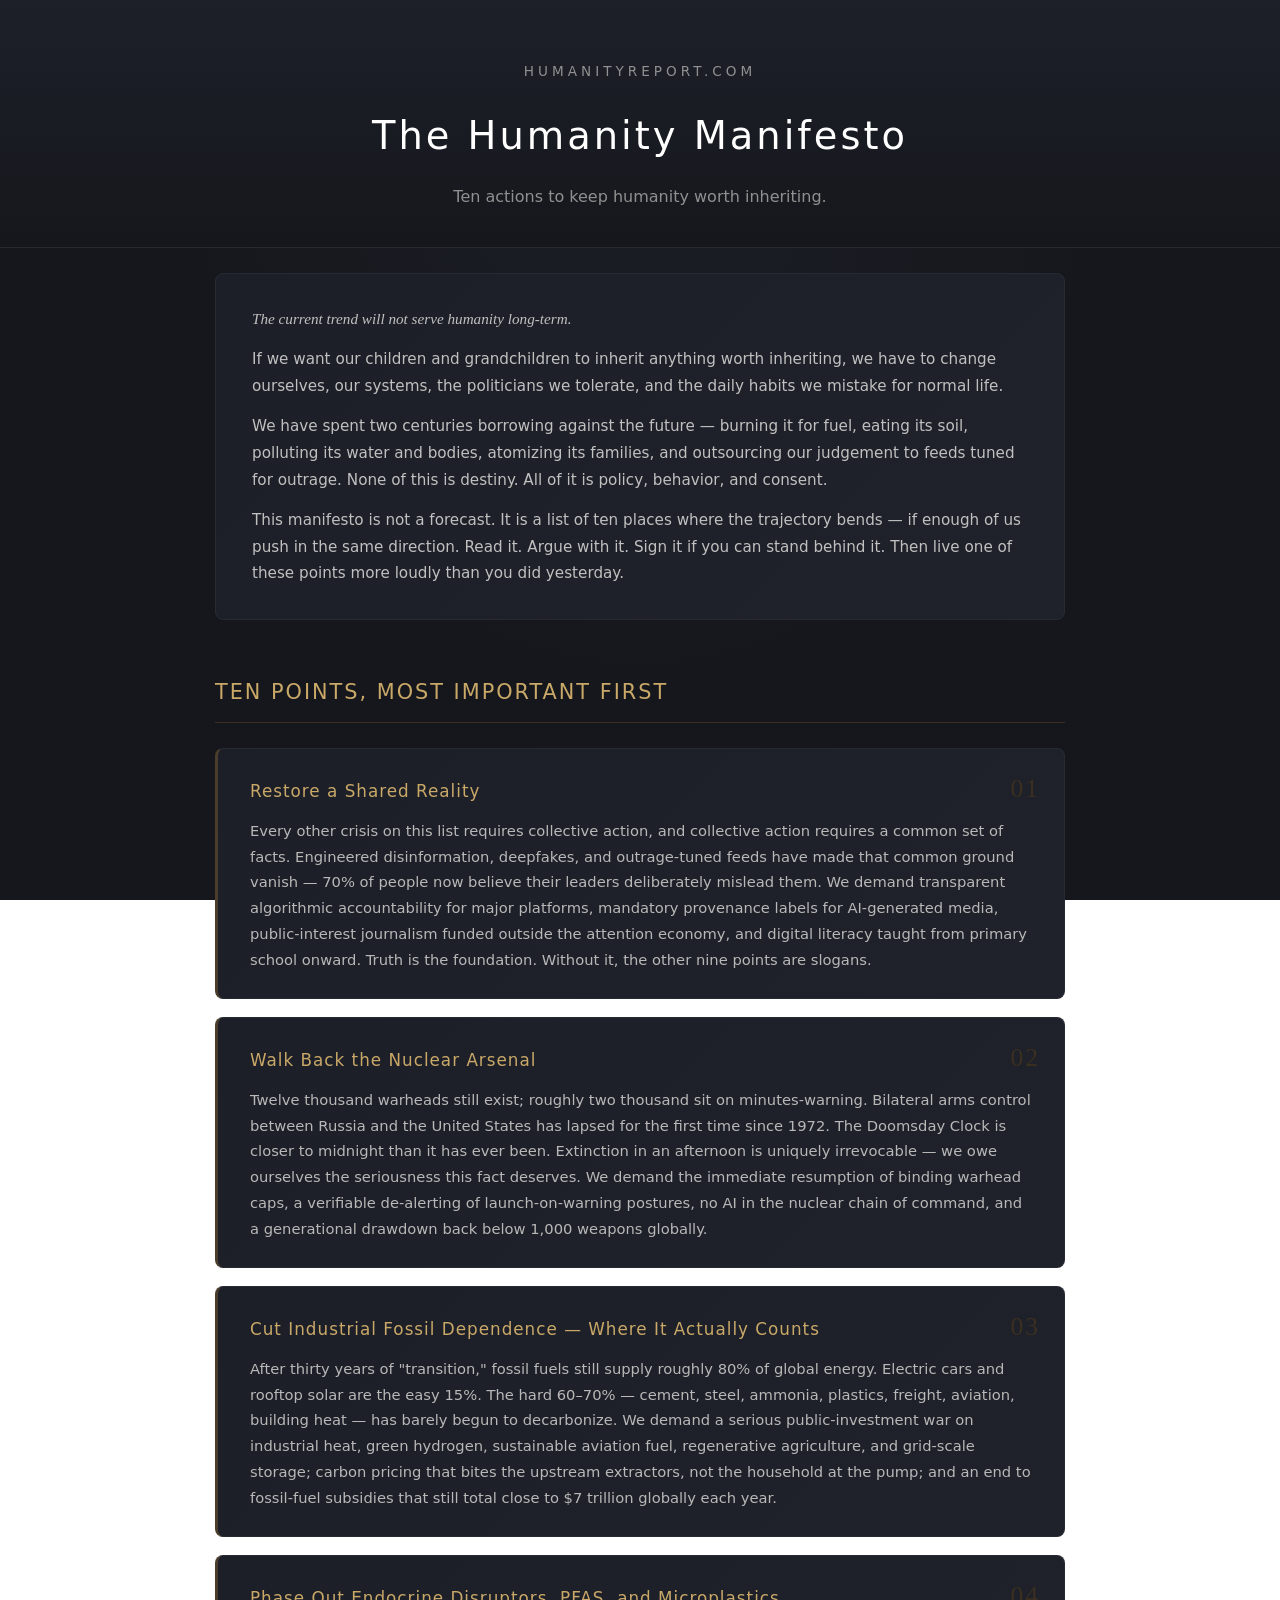
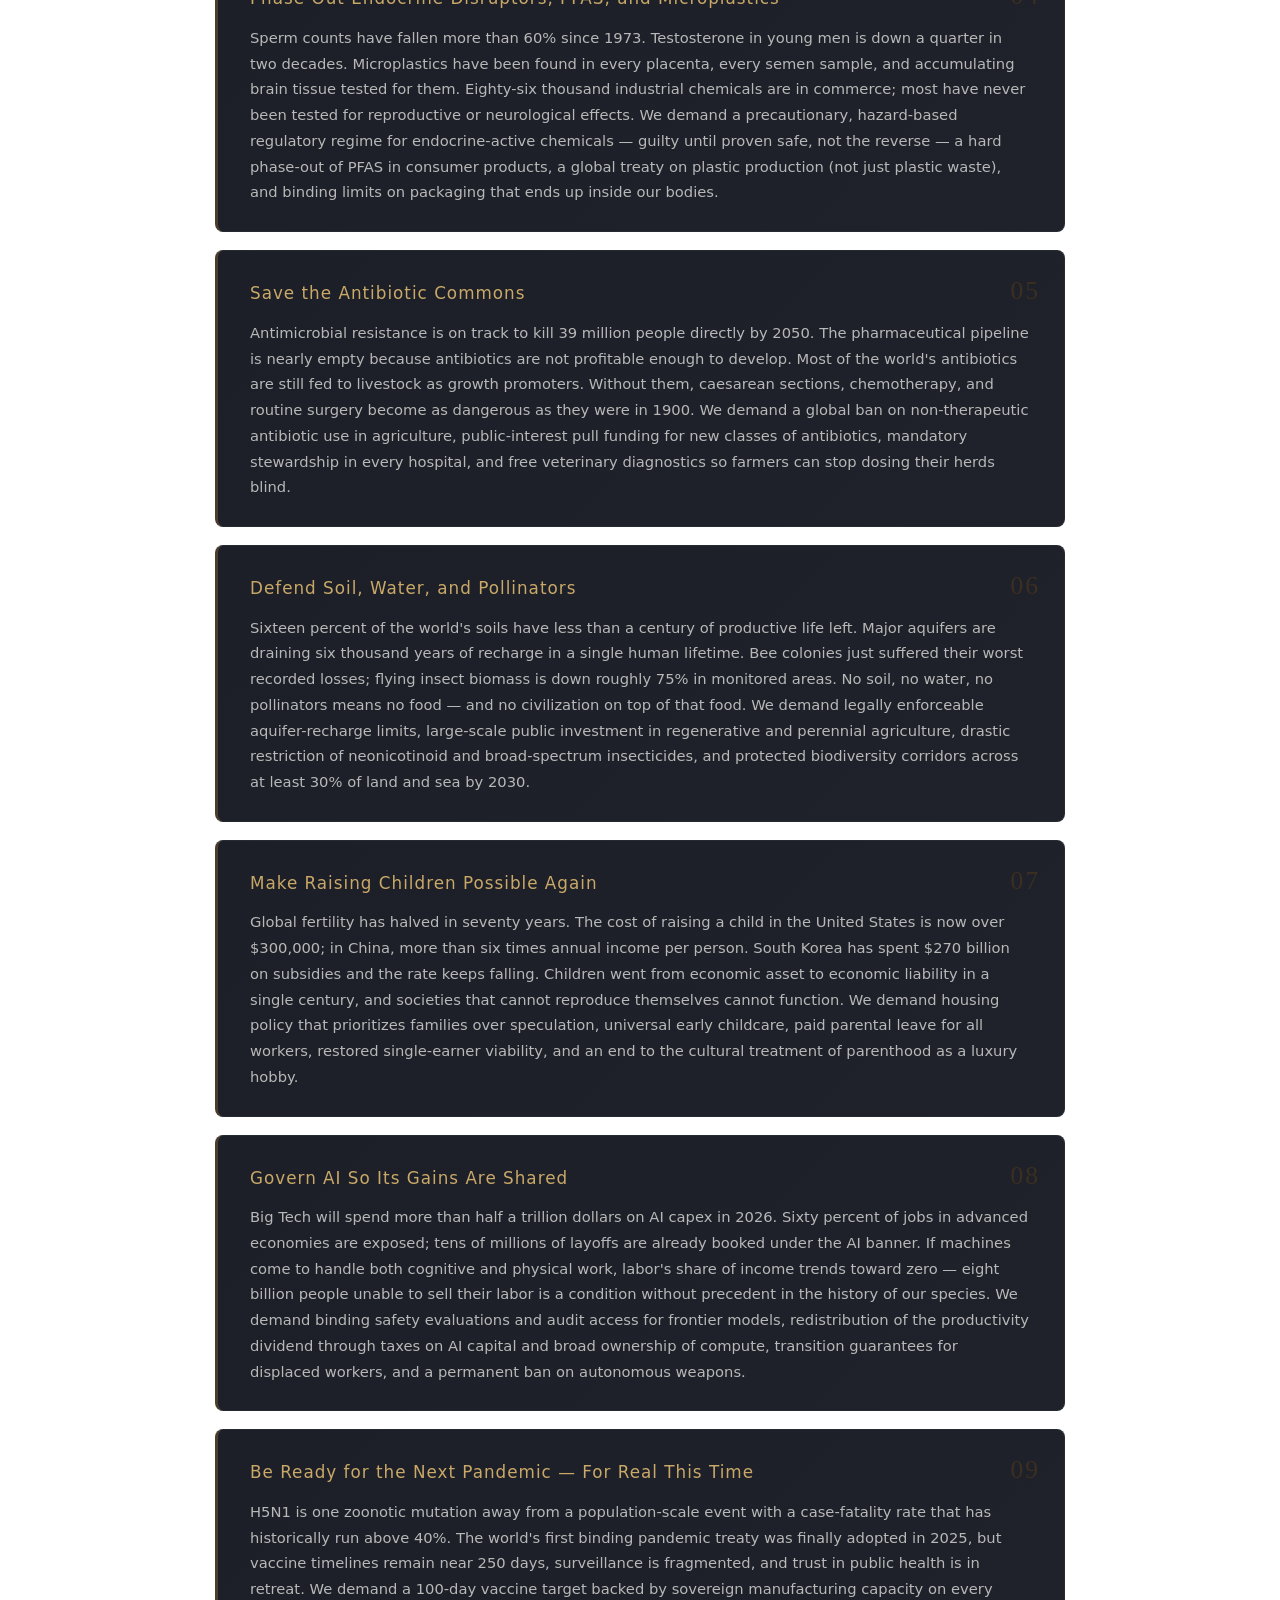
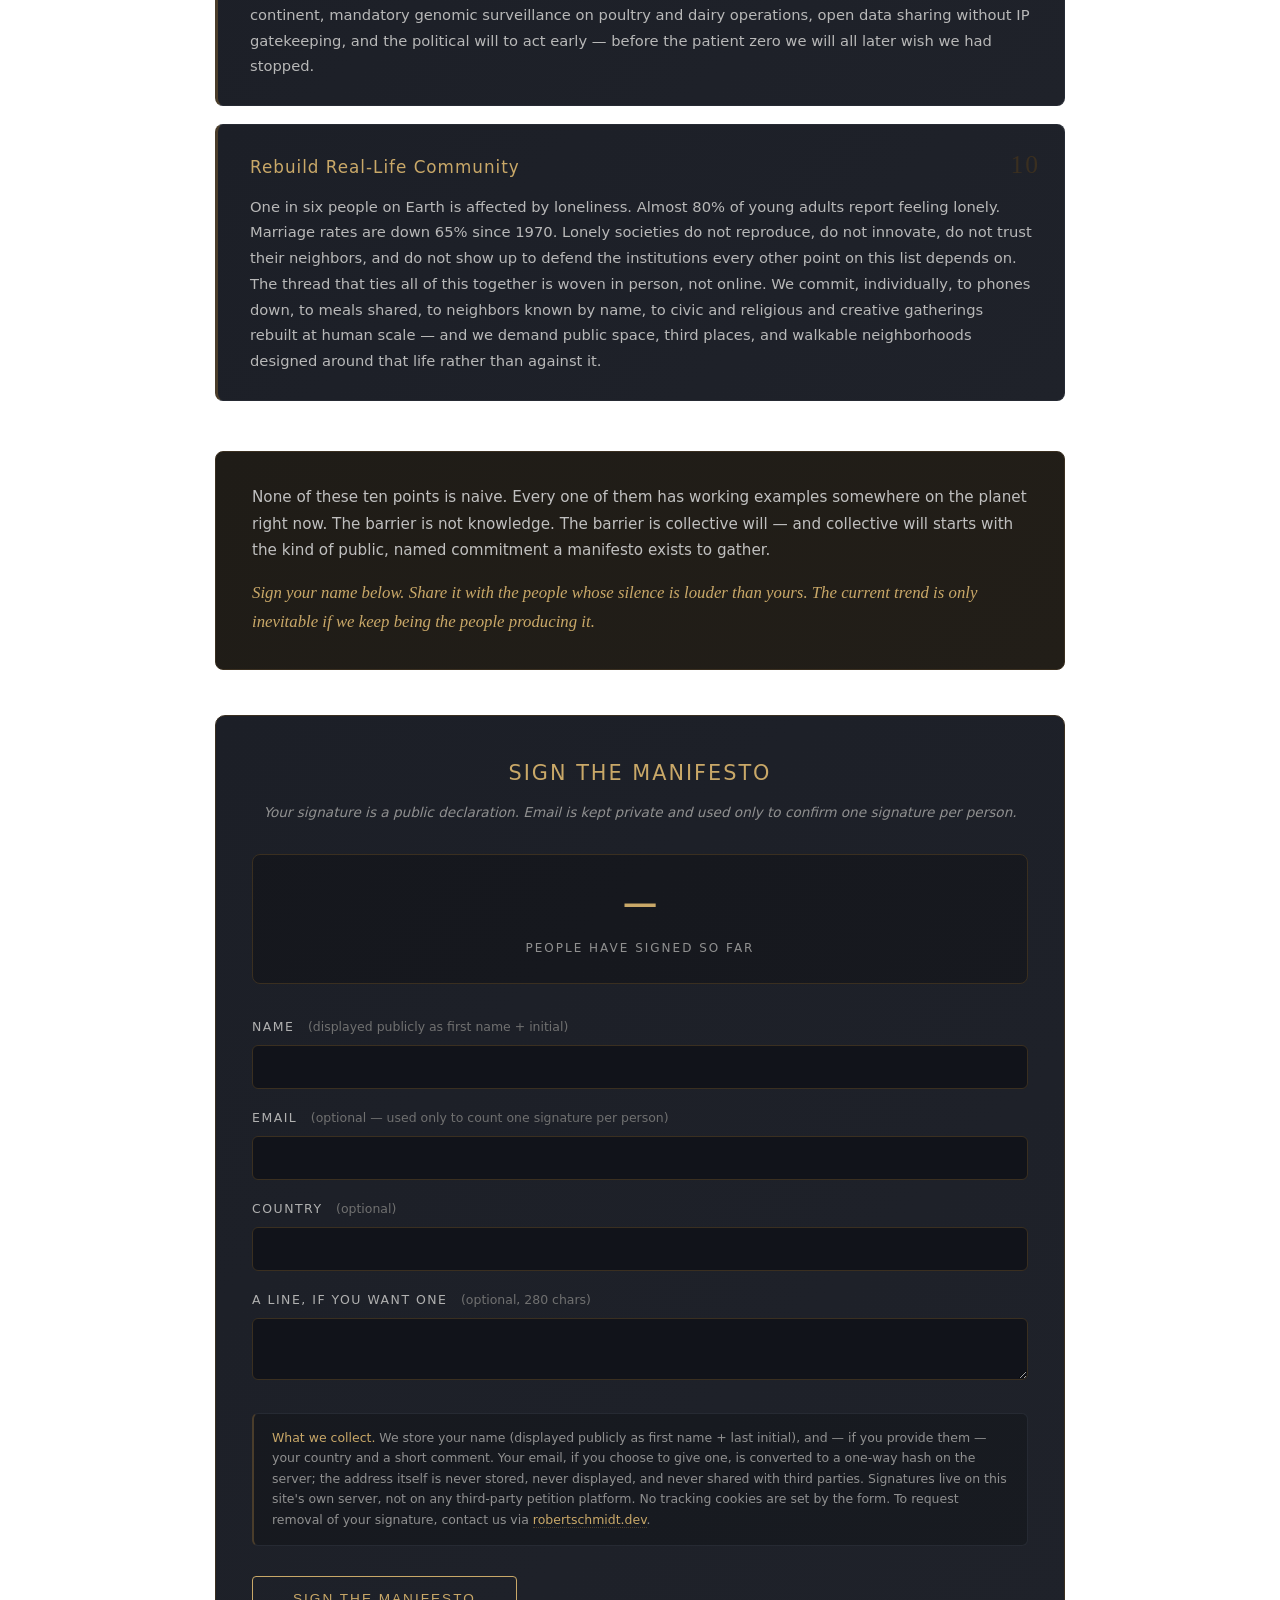
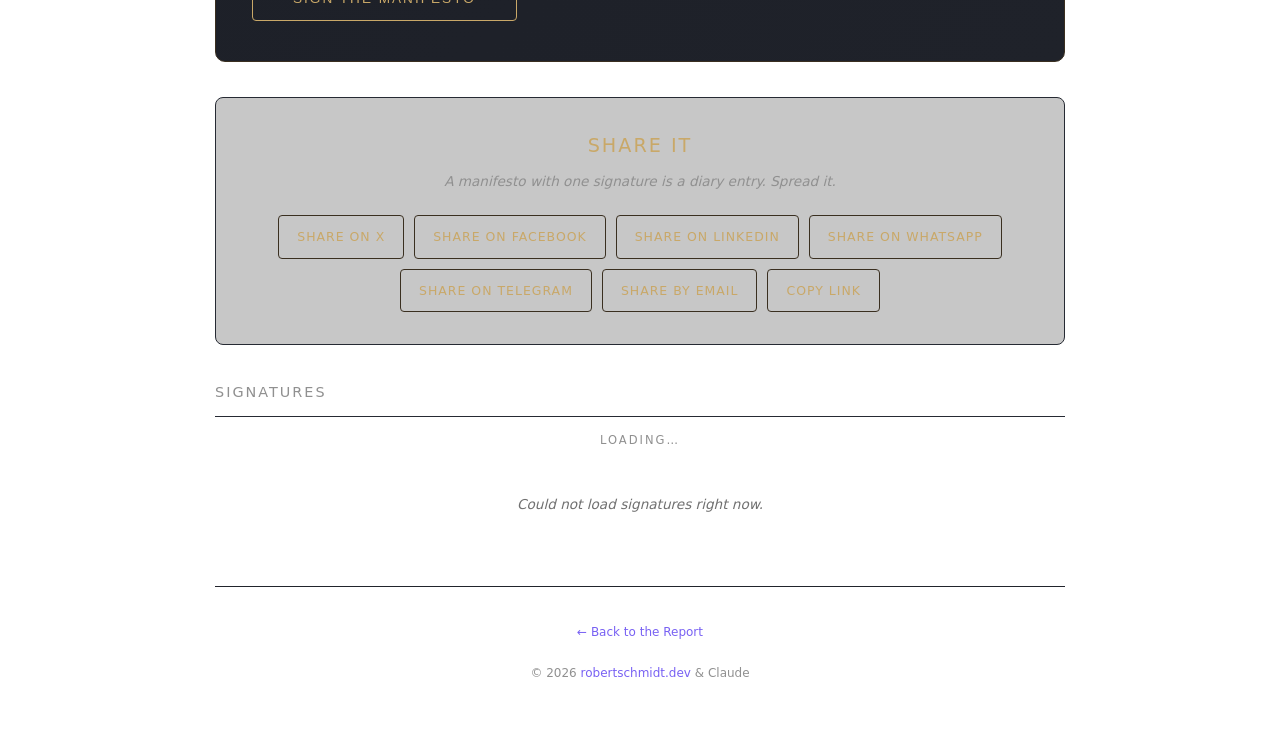
<file: manifesto.html>
<!DOCTYPE html>
<html lang="en">
<head>
    <meta charset="UTF-8">
    <meta name="viewport" content="width=device-width, initial-scale=1.0">
    <title>The Humanity Manifesto — HumanityReport.com</title>
    <meta name="description" content="Ten actions to keep humanity worth inheriting. Read it. Sign it. Share it.">
    <meta property="og:title" content="The Humanity Manifesto">
    <meta property="og:description" content="Ten actions to keep humanity worth inheriting. Read it. Sign it. Share it.">
    <meta property="og:url" content="https://humanityreport.com/manifesto.html">
    <meta property="og:type" content="article">
    <meta name="twitter:card" content="summary_large_image">
    <meta name="twitter:title" content="The Humanity Manifesto">
    <meta name="twitter:description" content="Ten actions to keep humanity worth inheriting. Read it. Sign it. Share it.">
    <link rel="apple-touch-icon" sizes="180x180" href="/apple-touch-icon.png">
    <link rel="icon" type="image/png" sizes="32x32" href="/favicon-32x32.png">
    <link rel="icon" type="image/png" sizes="16x16" href="/favicon-16x16.png">
    <link rel="manifest" href="/site.webmanifest">
    <!-- Google Analytics -->
    <script async src="https://www.googletagmanager.com/gtag/js?id=G-XGVM92LQHQ"></script>
    <script>
        window.dataLayer = window.dataLayer || [];
        function gtag(){dataLayer.push(arguments);}
        gtag('js', new Date());
        gtag('config', 'G-XGVM92LQHQ');
    </script>

    <link rel="stylesheet" href="styles.min.css?1777623750">
</head>
<body>
    <div class="hero">
        <div class="site-title"><a href="/">HumanityReport.com</a></div>
        <h1>The Humanity Manifesto</h1>
        <p>Ten actions to keep humanity worth inheriting.</p>
    </div>

    <div class="main-container manifesto-page">

        <section class="manifesto-preamble">
            <p class="manifesto-lede">The current trend will not serve humanity long-term.</p>
            <p>If we want our children and grandchildren to inherit anything worth inheriting, we have to change ourselves, our systems, the politicians we tolerate, and the daily habits we mistake for normal life.</p>
            <p>We have spent two centuries borrowing against the future — burning it for fuel, eating its soil, polluting its water and bodies, atomizing its families, and outsourcing our judgement to feeds tuned for outrage. None of this is destiny. All of it is policy, behavior, and consent.</p>
            <p>This manifesto is not a forecast. It is a list of ten places where the trajectory bends — if enough of us push in the same direction. Read it. Argue with it. Sign it if you can stand behind it. Then live one of these points more loudly than you did yesterday.</p>
        </section>

        <h2 class="section-title manifesto-title">Ten Points, Most Important First</h2>

        <ol class="manifesto-list">

            <li class="manifesto-point">
                <div class="point-num">01</div>
                <h3>Restore a Shared Reality</h3>
                <p>Every other crisis on this list requires collective action, and collective action requires a common set of facts. Engineered disinformation, deepfakes, and outrage-tuned feeds have made that common ground vanish — 70% of people now believe their leaders deliberately mislead them. We demand transparent algorithmic accountability for major platforms, mandatory provenance labels for AI-generated media, public-interest journalism funded outside the attention economy, and digital literacy taught from primary school onward. Truth is the foundation. Without it, the other nine points are slogans.</p>
            </li>

            <li class="manifesto-point">
                <div class="point-num">02</div>
                <h3>Walk Back the Nuclear Arsenal</h3>
                <p>Twelve thousand warheads still exist; roughly two thousand sit on minutes-warning. Bilateral arms control between Russia and the United States has lapsed for the first time since 1972. The Doomsday Clock is closer to midnight than it has ever been. Extinction in an afternoon is uniquely irrevocable — we owe ourselves the seriousness this fact deserves. We demand the immediate resumption of binding warhead caps, a verifiable de-alerting of launch-on-warning postures, no AI in the nuclear chain of command, and a generational drawdown back below 1,000 weapons globally.</p>
            </li>

            <li class="manifesto-point">
                <div class="point-num">03</div>
                <h3>Cut Industrial Fossil Dependence — Where It Actually Counts</h3>
                <p>After thirty years of "transition," fossil fuels still supply roughly 80% of global energy. Electric cars and rooftop solar are the easy 15%. The hard 60–70% — cement, steel, ammonia, plastics, freight, aviation, building heat — has barely begun to decarbonize. We demand a serious public-investment war on industrial heat, green hydrogen, sustainable aviation fuel, regenerative agriculture, and grid-scale storage; carbon pricing that bites the upstream extractors, not the household at the pump; and an end to fossil-fuel subsidies that still total close to $7 trillion globally each year.</p>
            </li>

            <li class="manifesto-point">
                <div class="point-num">04</div>
                <h3>Phase Out Endocrine Disruptors, PFAS, and Microplastics</h3>
                <p>Sperm counts have fallen more than 60% since 1973. Testosterone in young men is down a quarter in two decades. Microplastics have been found in every placenta, every semen sample, and accumulating brain tissue tested for them. Eighty-six thousand industrial chemicals are in commerce; most have never been tested for reproductive or neurological effects. We demand a precautionary, hazard-based regulatory regime for endocrine-active chemicals — guilty until proven safe, not the reverse — a hard phase-out of PFAS in consumer products, a global treaty on plastic production (not just plastic waste), and binding limits on packaging that ends up inside our bodies.</p>
            </li>

            <li class="manifesto-point">
                <div class="point-num">05</div>
                <h3>Save the Antibiotic Commons</h3>
                <p>Antimicrobial resistance is on track to kill 39 million people directly by 2050. The pharmaceutical pipeline is nearly empty because antibiotics are not profitable enough to develop. Most of the world's antibiotics are still fed to livestock as growth promoters. Without them, caesarean sections, chemotherapy, and routine surgery become as dangerous as they were in 1900. We demand a global ban on non-therapeutic antibiotic use in agriculture, public-interest pull funding for new classes of antibiotics, mandatory stewardship in every hospital, and free veterinary diagnostics so farmers can stop dosing their herds blind.</p>
            </li>

            <li class="manifesto-point">
                <div class="point-num">06</div>
                <h3>Defend Soil, Water, and Pollinators</h3>
                <p>Sixteen percent of the world's soils have less than a century of productive life left. Major aquifers are draining six thousand years of recharge in a single human lifetime. Bee colonies just suffered their worst recorded losses; flying insect biomass is down roughly 75% in monitored areas. No soil, no water, no pollinators means no food — and no civilization on top of that food. We demand legally enforceable aquifer-recharge limits, large-scale public investment in regenerative and perennial agriculture, drastic restriction of neonicotinoid and broad-spectrum insecticides, and protected biodiversity corridors across at least 30% of land and sea by 2030.</p>
            </li>

            <li class="manifesto-point">
                <div class="point-num">07</div>
                <h3>Make Raising Children Possible Again</h3>
                <p>Global fertility has halved in seventy years. The cost of raising a child in the United States is now over $300,000; in China, more than six times annual income per person. South Korea has spent $270 billion on subsidies and the rate keeps falling. Children went from economic asset to economic liability in a single century, and societies that cannot reproduce themselves cannot function. We demand housing policy that prioritizes families over speculation, universal early childcare, paid parental leave for all workers, restored single-earner viability, and an end to the cultural treatment of parenthood as a luxury hobby.</p>
            </li>

            <li class="manifesto-point">
                <div class="point-num">08</div>
                <h3>Govern AI So Its Gains Are Shared</h3>
                <p>Big Tech will spend more than half a trillion dollars on AI capex in 2026. Sixty percent of jobs in advanced economies are exposed; tens of millions of layoffs are already booked under the AI banner. If machines come to handle both cognitive and physical work, labor's share of income trends toward zero — eight billion people unable to sell their labor is a condition without precedent in the history of our species. We demand binding safety evaluations and audit access for frontier models, redistribution of the productivity dividend through taxes on AI capital and broad ownership of compute, transition guarantees for displaced workers, and a permanent ban on autonomous weapons.</p>
            </li>

            <li class="manifesto-point">
                <div class="point-num">09</div>
                <h3>Be Ready for the Next Pandemic — For Real This Time</h3>
                <p>H5N1 is one zoonotic mutation away from a population-scale event with a case-fatality rate that has historically run above 40%. The world's first binding pandemic treaty was finally adopted in 2025, but vaccine timelines remain near 250 days, surveillance is fragmented, and trust in public health is in retreat. We demand a 100-day vaccine target backed by sovereign manufacturing capacity on every continent, mandatory genomic surveillance on poultry and dairy operations, open data sharing without IP gatekeeping, and the political will to act early — before the patient zero we will all later wish we had stopped.</p>
            </li>

            <li class="manifesto-point">
                <div class="point-num">10</div>
                <h3>Rebuild Real-Life Community</h3>
                <p>One in six people on Earth is affected by loneliness. Almost 80% of young adults report feeling lonely. Marriage rates are down 65% since 1970. Lonely societies do not reproduce, do not innovate, do not trust their neighbors, and do not show up to defend the institutions every other point on this list depends on. The thread that ties all of this together is woven in person, not online. We commit, individually, to phones down, to meals shared, to neighbors known by name, to civic and religious and creative gatherings rebuilt at human scale — and we demand public space, third places, and walkable neighborhoods designed around that life rather than against it.</p>
            </li>

        </ol>

        <section class="manifesto-closing">
            <p>None of these ten points is naive. Every one of them has working examples somewhere on the planet right now. The barrier is not knowledge. The barrier is collective will — and collective will starts with the kind of public, named commitment a manifesto exists to gather.</p>
            <p class="closing-call">Sign your name below. Share it with the people whose silence is louder than yours. The current trend is only inevitable if we keep being the people producing it.</p>
        </section>

        <section class="sign-section" id="sign">
            <div class="sign-header">
                <h2>Sign the Manifesto</h2>
                <p class="sign-subtitle">Your signature is a public declaration. Email is kept private and used only to confirm one signature per person.</p>
            </div>

            <div class="sign-counter" id="signCounter">
                <div class="counter-num" id="counterNum">—</div>
                <div class="counter-label">people have signed so far</div>
            </div>

            <form class="sign-form" id="signForm" autocomplete="on" novalidate>
                <div class="form-row">
                    <label>
                        <span class="form-label">Name <em>(displayed publicly as first name + initial)</em></span>
                        <input type="text" name="name" id="f-name" required maxlength="80" autocomplete="name">
                    </label>
                </div>
                <div class="form-row">
                    <label>
                        <span class="form-label">Email <em>(optional — used only to count one signature per person)</em></span>
                        <input type="email" name="email" id="f-email" maxlength="120" autocomplete="email">
                    </label>
                </div>
                <div class="form-row form-row-split">
                    <label>
                        <span class="form-label">Country <em>(optional)</em></span>
                        <input type="text" name="country" id="f-country" maxlength="60" autocomplete="country-name">
                    </label>
                </div>
                <div class="form-row">
                    <label>
                        <span class="form-label">A line, if you want one <em>(optional, 280 chars)</em></span>
                        <textarea name="comment" id="f-comment" maxlength="280" rows="2"></textarea>
                    </label>
                </div>
                <!-- Honeypot — leave blank. Bots fill every field. -->
                <div class="form-row hp-field" aria-hidden="true">
                    <label>
                        Website
                        <input type="text" name="website" id="f-website" tabindex="-1" autocomplete="off">
                    </label>
                </div>

                <p class="privacy-note">
                    <strong>What we collect.</strong> We store your name (displayed publicly as first name + last initial), and — if you provide them — your country and a short comment.
                    Your email, if you choose to give one, is converted to a one-way hash on the server; the address itself is never stored, never displayed, and never shared with third parties.
                    Signatures live on this site's own server, not on any third-party petition platform. No tracking cookies are set by the form.
                    To request removal of your signature, contact us via <a href="https://robertschmidt.dev" target="_blank" rel="noopener">robertschmidt.dev</a>.
                </p>

                <div class="form-actions">
                    <button type="submit" id="signBtn">Sign the Manifesto</button>
                    <span class="form-status" id="formStatus" role="status" aria-live="polite"></span>
                </div>
            </form>
        </section>

        <section class="share-section">
            <h2>Share It</h2>
            <p class="share-intro">A manifesto with one signature is a diary entry. Spread it.</p>
            <div class="share-buttons">
                <a class="share-btn share-x" href="#" data-share="x" rel="noopener" target="_blank">Share on X</a>
                <a class="share-btn share-fb" href="#" data-share="facebook" rel="noopener" target="_blank">Share on Facebook</a>
                <a class="share-btn share-li" href="#" data-share="linkedin" rel="noopener" target="_blank">Share on LinkedIn</a>
                <a class="share-btn share-wa" href="#" data-share="whatsapp" rel="noopener" target="_blank">Share on WhatsApp</a>
                <a class="share-btn share-tg" href="#" data-share="telegram" rel="noopener" target="_blank">Share on Telegram</a>
                <a class="share-btn share-em" href="#" data-share="email">Share by Email</a>
                <button class="share-btn share-copy" type="button" id="copyLinkBtn">Copy Link</button>
            </div>
        </section>

        <section class="recent-section" id="signatures">
            <h2>Signatures</h2>
            <div class="signatures-counter" id="sigCounter">Loading…</div>
            <div class="recent-list" id="recentList">
                <p class="recent-empty">Loading…</p>
            </div>
            <nav class="pagination" id="pagination" aria-label="Signatures pagination"></nav>
        </section>

        <div class="footnote">
            <a href="/">← Back to the Report</a>
            <br><br>
            © 2026 <a href="https://robertschmidt.dev">robertschmidt.dev</a> & Claude
        </div>
    </div>

    <script>
    (function () {
        var SIGN_ENDPOINT = 'sign.php';
        var SHARE_URL = 'https://humanityreport.com/manifesto.html';
        var SHARE_TEXT = 'The current trend will not serve humanity long-term. I just signed the Humanity Manifesto — ten actions to keep humanity worth inheriting.';

        var counterEl = document.getElementById('counterNum');
        var recentEl = document.getElementById('recentList');
        var formEl = document.getElementById('signForm');
        var statusEl = document.getElementById('formStatus');
        var btn = document.getElementById('signBtn');

        function setCount(n) {
            if (typeof n !== 'number') return;
            counterEl.textContent = n.toLocaleString();
        }

        function timeAgo(unix) {
            if (!unix) return '';
            var diff = Math.floor((Date.now() / 1000) - unix);
            if (diff < 60) return 'just now';
            if (diff < 3600) return Math.floor(diff / 60) + 'm ago';
            if (diff < 86400) return Math.floor(diff / 3600) + 'h ago';
            if (diff < 86400 * 30) return Math.floor(diff / 86400) + 'd ago';
            var d = new Date(unix * 1000);
            return d.toLocaleDateString();
        }

        function escapeHtml(s) {
            return String(s == null ? '' : s).replace(/[&<>"']/g, function (c) {
                return { '&': '&amp;', '<': '&lt;', '>': '&gt;', '"': '&quot;', "'": '&#39;' }[c];
            });
        }

        var counterTextEl = document.getElementById('sigCounter');
        var paginationEl  = document.getElementById('pagination');
        var currentPage   = 1;
        var perPage       = 24;

        function renderSignatures(list) {
            if (!list || !list.length) {
                recentEl.innerHTML = '<p class="recent-empty">Be the first to sign.</p>';
                return;
            }
            var html = list.map(function (s) {
                var meta = [];
                if (s.country) meta.push(escapeHtml(s.country));
                meta.push(timeAgo(s.ts));
                var commentHtml = s.comment
                    ? '<div class="recent-comment">' + escapeHtml(s.comment) + '</div>'
                    : '';
                return ''
                    + '<div class="recent-item">'
                    +   '<div class="recent-name">' + escapeHtml(s.name) + '</div>'
                    +   '<div class="recent-meta">' + meta.join(' · ') + '</div>'
                    +   commentHtml
                    + '</div>';
            }).join('');
            recentEl.innerHTML = html;
        }

        function renderCounter(page, pp, total) {
            if (!total) {
                counterTextEl.textContent = 'No signatures yet.';
                return;
            }
            var start = (page - 1) * pp + 1;
            var end   = Math.min(page * pp, total);
            counterTextEl.textContent = 'Showing ' + start + '–' + end + ' of ' + total.toLocaleString();
        }

        // Compact pagination — first, last, and ±1 around current, with ellipses.
        function renderPagination(page, totalPages) {
            if (totalPages <= 1) {
                paginationEl.innerHTML = '';
                return;
            }
            var nums = new Set([1, totalPages, page - 1, page, page + 1]);
            var ordered = [];
            nums.forEach(function (n) { if (n >= 1 && n <= totalPages) ordered.push(n); });
            ordered.sort(function (a, b) { return a - b; });

            var parts = [];
            parts.push('<button type="button" class="pg-btn pg-prev" data-page="' + (page - 1) + '"' + (page <= 1 ? ' disabled' : '') + ' aria-label="Previous page">‹ Prev</button>');

            var lastN = 0;
            ordered.forEach(function (n) {
                if (lastN && n - lastN > 1) parts.push('<span class="pg-gap" aria-hidden="true">…</span>');
                var active = n === page;
                parts.push('<button type="button" class="pg-btn pg-num' + (active ? ' is-active' : '') + '" data-page="' + n + '"' + (active ? ' aria-current="page"' : '') + '>' + n + '</button>');
                lastN = n;
            });

            parts.push('<button type="button" class="pg-btn pg-next" data-page="' + (page + 1) + '"' + (page >= totalPages ? ' disabled' : '') + ' aria-label="Next page">Next ›</button>');

            paginationEl.innerHTML = parts.join('');
            paginationEl.querySelectorAll('button[data-page]').forEach(function (btn) {
                btn.addEventListener('click', function () {
                    if (this.disabled) return;
                    var n = parseInt(this.getAttribute('data-page'), 10);
                    if (n && n !== currentPage) loadPage(n, true);
                });
            });
        }

        // Deep-linking: #sigs=N reflects the current page in the URL so it's
        // shareable and back/forward navigation works.
        function readPageFromHash() {
            var m = (window.location.hash || '').match(/^#sigs=(\d+)$/);
            var p = m ? parseInt(m[1], 10) : 1;
            return p >= 1 ? p : 1;
        }

        function writeHashForPage(page) {
            var desired = page > 1 ? '#sigs=' + page : '';
            if (window.location.hash === desired) return;
            if (desired) {
                // Setting hash creates a history entry — back-button returns to the previous page.
                window.location.hash = desired;
            } else if (history && history.replaceState) {
                // Strip hash without leaving a bare '#' in the URL.
                history.replaceState(null, '', window.location.pathname + window.location.search);
            }
        }

        function applyPageData(data, scrollIntoView) {
            if (!data) return;
            if (typeof data.count === 'number') setCount(data.count);
            if (typeof data.page === 'number')        currentPage = data.page;
            if (typeof data.per_page === 'number')    perPage     = data.per_page;
            renderSignatures(data.signatures || []);
            renderCounter(currentPage, perPage, data.count || 0);
            renderPagination(currentPage, data.total_pages || 1);
            // Mirror the (possibly server-clamped) page into the URL.
            writeHashForPage(currentPage);
            if (scrollIntoView) {
                var sec = document.getElementById('signatures');
                if (sec) sec.scrollIntoView({ behavior: 'smooth', block: 'start' });
            }
        }

        function loadPage(page, scroll) {
            recentEl.classList.add('is-loading');
            // Optimistic URL update so the address bar reflects intent before the fetch returns.
            writeHashForPage(page);
            fetch(SIGN_ENDPOINT + '?page=' + encodeURIComponent(page) + '&per_page=' + perPage, {
                method: 'GET',
                credentials: 'same-origin'
            })
                .then(function (r) { return r.json(); })
                .then(function (data) {
                    recentEl.classList.remove('is-loading');
                    applyPageData(data, !!scroll);
                })
                .catch(function () {
                    recentEl.classList.remove('is-loading');
                    recentEl.innerHTML = '<p class="recent-empty">Could not load signatures right now.</p>';
                });
        }

        // Browser back / forward / manual hash edits → load that page.
        // No-op when hash already matches what's rendered (avoids redundant fetches
        // after our own writeHashForPage calls).
        window.addEventListener('hashchange', function () {
            var page = readPageFromHash();
            if (page !== currentPage) loadPage(page, true);
        });

        function setStatus(msg, kind) {
            statusEl.textContent = msg || '';
            statusEl.className = 'form-status' + (kind ? ' status-' + kind : '');
        }

        formEl.addEventListener('submit', function (ev) {
            ev.preventDefault();
            setStatus('Signing…', 'pending');
            btn.disabled = true;

            var payload = {
                name:    document.getElementById('f-name').value,
                email:   document.getElementById('f-email').value,
                country: document.getElementById('f-country').value,
                comment: document.getElementById('f-comment').value,
                website: document.getElementById('f-website').value
            };

            fetch(SIGN_ENDPOINT, {
                method: 'POST',
                headers: { 'Content-Type': 'application/json' },
                credentials: 'same-origin',
                body: JSON.stringify(payload)
            })
                .then(function (r) { return r.json().then(function (j) { return { status: r.status, body: j }; }); })
                .then(function (res) {
                    btn.disabled = false;
                    var b = res.body || {};
                    if (res.status === 200 && b.ok) {
                        if (b.duplicate) {
                            if (b.reason === 'recent_device') {
                                setStatus('A signature was already accepted from this device or network in the last 24 hours.', 'ok');
                            } else {
                                setStatus('You have already signed — thank you.', 'ok');
                            }
                        } else {
                            setStatus('Signed. Thank you.', 'ok');
                            formEl.reset();
                        }
                        // POST success carries page-1 of the just-updated list. If we were
                        // browsing a later page, jump back to page 1 to show the new entry.
                        if (b.signatures) {
                            applyPageData(b, false);
                        } else if (typeof b.count === 'number') {
                            setCount(b.count);
                        }
                        if (window.gtag) gtag('event', 'manifesto_sign', { duplicate: !!b.duplicate });
                    } else if (res.status === 429) {
                        setStatus('Too many signatures from this network. Try again in an hour.', 'err');
                    } else if (b.error === 'invalid_email') {
                        setStatus('That email does not look valid.', 'err');
                    } else if (b.error === 'name_required') {
                        setStatus('Please enter your name.', 'err');
                    } else if (b.error === 'links_not_allowed') {
                        setStatus('Links and HTML are not allowed.', 'err');
                    } else if (b.error === 'forbidden_origin') {
                        setStatus('This page must be loaded from humanityreport.com.', 'err');
                    } else {
                        setStatus('Something went wrong. Please try again.', 'err');
                    }
                })
                .catch(function () {
                    btn.disabled = false;
                    setStatus('Network error. Please try again.', 'err');
                });
        });

        // Share buttons
        var shareUrls = {
            x:        'https://twitter.com/intent/tweet?text=' + encodeURIComponent(SHARE_TEXT) + '&url=' + encodeURIComponent(SHARE_URL),
            facebook: 'https://www.facebook.com/sharer/sharer.php?u=' + encodeURIComponent(SHARE_URL),
            linkedin: 'https://www.linkedin.com/sharing/share-offsite/?url=' + encodeURIComponent(SHARE_URL),
            whatsapp: 'https://api.whatsapp.com/send?text=' + encodeURIComponent(SHARE_TEXT + ' ' + SHARE_URL),
            telegram: 'https://t.me/share/url?url=' + encodeURIComponent(SHARE_URL) + '&text=' + encodeURIComponent(SHARE_TEXT),
            email:    'mailto:?subject=' + encodeURIComponent('The Humanity Manifesto') + '&body=' + encodeURIComponent(SHARE_TEXT + '\n\n' + SHARE_URL)
        };
        document.querySelectorAll('[data-share]').forEach(function (el) {
            var key = el.getAttribute('data-share');
            if (shareUrls[key]) el.setAttribute('href', shareUrls[key]);
            el.addEventListener('click', function () {
                if (window.gtag) gtag('event', 'manifesto_share', { network: key });
            });
        });

        var copyBtn = document.getElementById('copyLinkBtn');
        copyBtn.addEventListener('click', function () {
            var done = function () {
                copyBtn.textContent = 'Link copied';
                setTimeout(function () { copyBtn.textContent = 'Copy Link'; }, 2000);
                if (window.gtag) gtag('event', 'manifesto_share', { network: 'copy' });
            };
            if (navigator.clipboard && navigator.clipboard.writeText) {
                navigator.clipboard.writeText(SHARE_URL).then(done, function () {
                    window.prompt('Copy this link:', SHARE_URL);
                });
            } else {
                window.prompt('Copy this link:', SHARE_URL);
            }
        });

        var initialPage = readPageFromHash();
        // Only auto-scroll on first load if the user actually deep-linked to a page > 1.
        loadPage(initialPage, initialPage > 1);
    })();
    </script>
</body>
</html>
</file>
<file: styles.min.css>
*{margin:0;padding:0;box-sizing:border-box} body{background:#15171c;background:radial-gradient(ellipse at top,#1c1f27 0%,#15171c 55%) fixed;min-height:100vh;font-family:'Segoe UI',system-ui,sans-serif;color:#d0d0d0;line-height:1.7} .hero{text-align:center;padding:60px 20px 36px;border-bottom:1px solid #262a33;background:linear-gradient(180deg,#1d2029 0%,#15171c 100%)} .site-title{font-size:0.85rem;letter-spacing:4px;text-transform:uppercase;color:#909090;margin-bottom:20px} .site-title a{color:#909090;text-decoration:none;transition:color 0.3s} .site-title a:hover{color:#b0b0b0} h1{font-size:2.4rem;font-weight:200;letter-spacing:3px;margin-bottom:15px;color:#fff} .hero p{color:#909090;font-size:1rem;max-width:750px;margin:0 auto} .main-container{max-width:1400px;margin:0 auto;padding:25px} .chart-section{background:linear-gradient(135deg,#1c1f27 0%,#1f222a 100%);border-radius:10px;padding:30px;margin-bottom:30px;border:1px solid #262a33;box-shadow:0 4px 30px rgba(0,0,0,0.45)} .display-row{display:flex;justify-content:center;align-items:baseline;gap:40px;margin-bottom:20px;flex-wrap:wrap} .year-display{font-size:3.2rem;font-weight:200;color:#fff;font-family:'Courier New',monospace} .pop-display{font-size:1.5rem;color:#a0a0a0} .era-display{font-size:0.85rem;color:#858585;text-transform:uppercase;letter-spacing:2px} .chart-container{position:relative;height:450px;cursor:grab;overflow:hidden} .chart-container:active,.chart-container.dragging{cursor:grabbing} .chart-bg-video{position:absolute;inset:0;width:100%;height:100%;object-fit:cover;z-index:0;opacity:0.35;pointer-events:none} .chart-canvas{position:relative;z-index:1;width:100%;height:100%} .question-mark{position:absolute;right:6%;top:8%;z-index:2;font-size:9rem;font-weight:200;color:rgba(255,70,70,0.5);opacity:0;transition:opacity 1.2s ease-in;pointer-events:none;text-shadow:0 0 50px rgba(255,70,70,0.3);font-family:Georgia,serif} .y-axis-label{position:absolute;left:10px;top:50%;transform:rotate(-90deg) translateX(-50%);transform-origin:left center;font-size:0.7rem;color:#858585;letter-spacing:1px} .timeline-hint{text-align:center;color:#808080;font-size:0.75rem;margin-top:10px;font-style:italic} .controls{text-align:center;margin-top:20px} button{padding:12px 50px;font-size:0.9rem;background:transparent;border:1px solid #3a3e48;color:#aaa;cursor:pointer;transition:all 0.3s;letter-spacing:2px;text-transform:uppercase} button:hover{background:#fff;color:#000;border-color:#fff} .marker-legend{display:flex;flex-wrap:wrap;gap:15px;justify-content:center;margin-top:15px;padding-top:15px;border-top:1px solid #262a33} .marker-item{display:flex;align-items:center;gap:6px;font-size:0.7rem;color:#909090} .marker-dot{width:8px;height:8px;border-radius:50%} .marker-dot.red{background:rgba(200,80,80,0.8)} .marker-dot.blue{background:rgba(80,120,200,0.8)} .marker-dot.green{background:rgba(80,200,120,0.8)} .marker-dot.yellow{background:rgba(200,180,80,0.8)} .stats-row{display:grid;grid-template-columns:repeat(4,1fr);gap:15px;margin-top:25px} .stat-box{text-align:center;padding:22px 10px;background:#1a1d24;border:1px solid #242832;border-radius:6px} .stat-value{font-size:1.6rem;color:#fff;font-weight:200} .stat-label{font-size:0.65rem;color:#909090;text-transform:uppercase;letter-spacing:1px;margin-top:6px} .perspective-box{display:grid;grid-template-columns:repeat(3,1fr);gap:20px;margin-top:20px;padding:25px;background:linear-gradient(135deg,#1d1a1d 0%,#201c1c 100%);border:1px solid #3a2222;border-radius:8px} .perspective-stat{text-align:center;padding:10px} .perspective-value{display:block;font-size:2rem;font-weight:200;color:#cc8888;margin-bottom:8px} .perspective-desc{font-size:0.8rem;color:#a0a0a0;line-height:1.5} .perspective-desc strong{color:#aa7777} .section-title{font-size:1.3rem;font-weight:300;color:#fff;margin:55px 0 25px;padding-bottom:12px;border-bottom:1px solid #262a33;letter-spacing:2px;text-transform:uppercase} .info-grid{display:grid;grid-template-columns:repeat(auto-fit,minmax(340px,1fr));gap:20px} .info-card{background:linear-gradient(135deg,#1c1f27 0%,#1f222a 100%);border:1px solid #262a33;border-radius:8px;padding:25px} .info-card h3{font-size:0.75rem;text-transform:uppercase;letter-spacing:2px;color:#909090;margin-bottom:18px;padding-bottom:12px;border-bottom:1px solid #262a33} .info-card.warning{border-color:#3a2222;background:linear-gradient(135deg,#1d1a1d 0%,#201c1c 100%)} .info-card.warning h3{color:#cc7777;border-color:#3a2222} .info-card.ai-section{border-color:#1f3328;background:linear-gradient(135deg,#181d1a 0%,#1b201d 100%)} .info-card.ai-section h3{color:#77bb88;border-color:#1f3328} .checkpoint{display:flex;align-items:flex-start;margin-bottom:14px;padding-bottom:14px;border-bottom:1px solid #21242c} .checkpoint:last-child{border-bottom:none;margin-bottom:0;padding-bottom:0} .checkpoint-year{min-width:95px;font-family:'Courier New',monospace;color:#ccc;font-size:0.8rem} .checkpoint-pop{min-width:75px;color:#909090;font-size:0.8rem} .checkpoint-event{color:#b0b0b0;font-size:0.8rem} .factor-item,.threat-item,.ai-item{margin-bottom:14px;padding-left:15px;border-left:2px solid #2e323d;transition:border-color 0.3s} .factor-item:hover{border-left-color:#666} .threat-item{border-left-color:#331a1a} .threat-item:hover{border-left-color:#884444} .ai-item{border-left-color:#1a331a} .ai-item:hover{border-left-color:#448844} .factor-title{color:#ddd;font-size:0.85rem;margin-bottom:4px} .factor-desc{color:#a0a0a0;font-size:0.8rem} .threat-title{color:#dd9999;font-size:0.85rem;margin-bottom:4px} .threat-desc{color:#a0a0a0;font-size:0.8rem} .ai-title{color:#99cc99;font-size:0.85rem;margin-bottom:4px} .ai-desc{color:#a0a0a0;font-size:0.8rem} .robot-section{background:linear-gradient(135deg,#181d1a 0%,#1b201d 100%);border:1px solid #243a26;border-radius:10px;padding:40px;margin-top:45px} .robot-section h2{font-size:1rem;font-weight:400;color:#77aa88;margin-bottom:25px;text-transform:uppercase;letter-spacing:3px} .robot-section p{color:#b0b0b0;margin-bottom:18px;font-size:0.95rem} .robot-section p:last-child{margin-bottom:0} .robot-section em{color:#99ccaa;font-style:normal} .robot-section strong{color:#ddd;font-weight:400} .ai-tabs{display:flex;gap:10px;margin-bottom:25px;border-bottom:1px solid #1a2a1a;padding-bottom:15px;flex-wrap:wrap} .ai-tab{padding:8px 20px;background:transparent;border:1px solid #1a2a1a;color:#8899aa;cursor:pointer;font-size:0.8rem;letter-spacing:1px;text-transform:uppercase;transition:all 0.3s;border-radius:4px} .ai-tab:hover{border-color:#2a3a2a;color:#77aa88} .ai-tab.active{background:#1a2a1a;border-color:#2a3a2a;color:#77aa88} .ai-content{min-height:200px} .ai-content p{color:#b0b0b0;margin-bottom:18px;font-size:0.95rem} .ai-content p:last-child{margin-bottom:0} .ai-content em{color:#99ccaa;font-style:normal} .ai-content strong{color:#ddd;font-weight:400} .version-nav{display:flex;align-items:center;justify-content:center;gap:20px;margin-top:30px;padding-top:20px;border-top:1px solid #1a2a1a} .version-arrow{background:transparent;border:1px solid #1a2a1a;color:#8899aa;width:36px;height:36px;cursor:pointer;font-size:1rem;transition:all 0.3s;border-radius:4px;padding:0;display:flex;align-items:center;justify-content:center} .version-arrow:hover:not(:disabled){border-color:#2a3a2a;color:#77aa88} .version-arrow:disabled{opacity:0.3;cursor:not-allowed} .version-info{font-size:0.75rem;color:#8899aa;letter-spacing:1px;min-width:150px;text-align:center} .prompt-subtitle{background:rgba(30,50,35,0.3);border:1px solid #1a2a1a;border-radius:6px;padding:15px 20px;margin-bottom:25px;font-size:0.75rem;color:#99aabb;line-height:1.6;font-style:italic} .prompt-subtitle strong{color:#77aa88;font-weight:400} .prompt-subtitle a{color:#88bb88;text-decoration:none} .prompt-subtitle a:hover{color:#aaddaa;text-decoration:underline} .malthus-section{background:linear-gradient(135deg,#1f1c17 0%,#221e18 100%);border:1px solid #3a2f20;border-radius:10px;padding:40px;margin-top:40px;margin-bottom:10px} .malthus-header{text-align:center;margin-bottom:30px} .malthus-header h2{font-size:1.3rem;font-weight:300;color:#c9a868;letter-spacing:2px;text-transform:uppercase;margin-bottom:10px} .malthus-subtitle{font-size:0.9rem;color:#bbaa88;font-style:italic} .malthus-grid{display:grid;grid-template-columns:1fr 1.5fr;gap:30px;align-items:start} .malthus-card{background:rgba(0,0,0,0.25);border:1px solid #3a2f20;border-radius:8px;padding:25px} .malthus-quote{font-size:1.1rem;color:#b89858;line-height:1.6;font-style:italic;margin-bottom:15px} .malthus-source{font-size:0.75rem;color:#bbaa88;text-align:right} .malthus-source em{font-style:italic} .malthus-content p{color:#b0b0b0;font-size:0.9rem;margin-bottom:15px;line-height:1.6} .malthus-content p:last-child{margin-bottom:0} .malthus-content strong{color:#c9a868;font-weight:400} @media (max-width:900px){.malthus-grid{grid-template-columns:1fr} } .energy-slaves-svg{display:block;width:100%;height:auto;max-height:320px;margin:0 auto 20px;background:rgba(0,0,0,0.22);border:1px solid #262a33;border-radius:8px;padding:10px} .polycrisis-section{background:linear-gradient(135deg,#1b1a23 0%,#1d1b27 100%);border:1px solid #2d2740;border-radius:10px;padding:40px 35px;margin-top:40px;margin-bottom:10px} .polycrisis-header{text-align:center;margin-bottom:35px} .polycrisis-header h2{font-size:1.3rem;font-weight:300;color:#b39ad8;letter-spacing:2px;text-transform:uppercase;margin-bottom:10px} .polycrisis-subtitle{font-size:0.9rem;color:#9a8eb0;font-style:italic} .polycrisis-grid{display:grid;grid-template-columns:repeat(2,1fr);gap:20px} .loop-card{background:rgba(0,0,0,0.28);border:1px solid #2d2740;border-left:3px solid #4a3d6b;border-radius:6px;padding:22px;position:relative;transition:border-left-color 0.3s,background 0.3s} .loop-card:hover{border-left-color:#7861f3;background:rgba(0,0,0,0.4)} .loop-num{position:absolute;top:14px;right:18px;font-size:0.75rem;color:#4a3d6b;letter-spacing:2px;font-family:Georgia,serif} .loop-title{color:#b39ad8;font-size:0.95rem;font-weight:500;margin-bottom:10px;letter-spacing:0.5px} .loop-chain{color:#8e7eb0;font-size:0.78rem;font-style:italic;margin-bottom:12px;line-height:1.55;padding-bottom:12px;border-bottom:1px dashed #2a2235} .loop-desc{color:#b0b0b0;font-size:0.85rem;line-height:1.6} .polycrisis-footer{text-align:center;color:#b39ad8;font-size:0.95rem;font-style:italic;margin-top:35px;padding-top:25px;border-top:1px solid #2d2740;line-height:1.6} @media (max-width:900px){.polycrisis-grid{grid-template-columns:1fr} .polycrisis-section{padding:30px 20px} } .footnote{text-align:center;padding:35px 20px;color:#909090;font-size:0.75rem;border-top:1px solid #21242c;margin-top:50px} .footnote a{color:#7861f3;text-decoration:none;transition:color 0.3s} .footnote a:hover{color:#9d8af7} .references{max-width:1200px;margin:0 auto;padding:40px 25px 60px} .references h2{font-size:1.2rem;font-weight:300;color:#a0a0a0;margin-bottom:30px;text-transform:uppercase;letter-spacing:2px;text-align:center} .ref-grid{display:grid;grid-template-columns:repeat(auto-fit,minmax(320px,1fr));gap:30px} .ref-category{background:#1a1d24;border:1px solid #242832;border-radius:8px;padding:20px} .ref-category h4{font-size:0.7rem;text-transform:uppercase;letter-spacing:2px;color:#909090;margin-bottom:15px;padding-bottom:10px;border-bottom:1px solid #262a33} .ref-category ol{list-style:none;padding:0;margin:0} .ref-category li{font-size:0.75rem;color:#909090;margin-bottom:12px;padding-left:0;line-height:1.5} .ref-category li:last-child{margin-bottom:0} .ref-category li em{color:#b0b0b0;font-style:italic} .ref-category li a{color:#6b5ce7;text-decoration:none;transition:color 0.3s} .ref-category li a:hover{color:#8b7cf7} .scroll-reveal{opacity:0;transform:translateY(28px);transition:opacity 0.75s ease-out,transform 0.75s ease-out;will-change:opacity,transform} .scroll-reveal.is-visible{opacity:1;transform:translateY(0)} @media (prefers-reduced-motion:reduce){.scroll-reveal{opacity:1;transform:none;transition:none} } .manifesto-teaser{background:linear-gradient(135deg,#1f1c17 0%,#221e18 100%);border:1px solid #3a2f20;border-left:3px solid #c9a868;border-radius:8px;padding:24px 28px;margin-bottom:25px;position:relative} .manifesto-teaser-tag{position:absolute;top:-10px;left:22px;background:#15171c;padding:0 10px;font-size:0.65rem;color:#c9a868;text-transform:uppercase;letter-spacing:3px} .manifesto-teaser-lede{color:#c9a868;font-size:1.05rem;font-weight:400;line-height:1.5;margin-bottom:10px;font-family:Georgia,serif;font-style:italic} .manifesto-teaser-body{color:#b0b0b0;font-size:0.88rem;line-height:1.65;margin-bottom:14px} .manifesto-teaser-cta{display:inline-block;color:#c9a868;font-size:0.8rem;text-decoration:none;letter-spacing:1.5px;text-transform:uppercase;border-bottom:1px solid transparent;transition:border-color 0.3s,color 0.3s} .manifesto-teaser-cta:hover{color:#e0c084;border-bottom-color:#e0c084} .manifesto-page{max-width:900px} .manifesto-preamble{background:linear-gradient(135deg,#1c1f27 0%,#1f222a 100%);border:1px solid #262a33;border-radius:8px;padding:32px 36px;margin-bottom:35px} .manifesto-lede{color:#c9a868;font-family:Georgia,serif;font-size:1.4rem;font-style:italic;line-height:1.5;margin-bottom:18px;font-weight:400} .manifesto-preamble p{color:#c0c0c0;font-size:0.95rem;line-height:1.75;margin-bottom:14px} .manifesto-preamble p:last-child{margin-bottom:0} .manifesto-title{color:#c9a868;border-bottom-color:#3a2f20} .manifesto-list{list-style:none;counter-reset:none;padding:0;margin:0 0 50px;display:grid;gap:18px} .manifesto-point{background:linear-gradient(135deg,#1c1f27 0%,#1f222a 100%);border:1px solid #262a33;border-left:3px solid #4a3d2b;border-radius:8px;padding:28px 32px 26px;position:relative;transition:border-left-color 0.4s,background 0.4s} .manifesto-point:hover{border-left-color:#c9a868;background:linear-gradient(135deg,#1f1c17 0%,#221e18 100%)} .manifesto-point .point-num{position:absolute;top:18px;right:24px;font-family:Georgia,serif;font-size:1.6rem;color:#3a2f20;letter-spacing:2px;transition:color 0.4s} .manifesto-point:hover .point-num{color:#6b5535} .manifesto-point h3{color:#c9a868;font-size:1.05rem;font-weight:400;letter-spacing:1px;margin-bottom:12px;padding-right:60px} .manifesto-point p{color:#b8b8b8;font-size:0.92rem;line-height:1.75} .manifesto-closing{background:linear-gradient(135deg,#1f1c17 0%,#221e18 100%);border:1px solid #3a2f20;border-radius:8px;padding:32px 36px;margin-bottom:45px} .manifesto-closing p{color:#c0c0c0;font-size:0.95rem;line-height:1.75;margin-bottom:14px} .manifesto-closing p:last-child{margin-bottom:0} .closing-call{color:#c9a868 !important;font-family:Georgia,serif;font-style:italic;font-size:1.05rem !important} .sign-section{background:linear-gradient(135deg,#1c1f27 0%,#1f222a 100%);border:1px solid #3a2f20;border-radius:10px;padding:40px 36px;margin-bottom:35px} .sign-header{text-align:center;margin-bottom:30px} .sign-header h2{color:#c9a868;font-size:1.3rem;font-weight:300;letter-spacing:2px;text-transform:uppercase;margin-bottom:10px} .sign-subtitle{color:#909090;font-size:0.85rem;font-style:italic} .sign-counter{text-align:center;padding:24px 20px;margin-bottom:32px;background:rgba(0,0,0,0.25);border:1px solid #3a2f20;border-radius:8px} .counter-num{font-size:3.2rem;font-weight:200;color:#c9a868;font-family:'Courier New',monospace;line-height:1} .counter-label{color:#909090;font-size:0.75rem;text-transform:uppercase;letter-spacing:2px;margin-top:8px} .sign-form{display:grid;gap:18px} .form-row label{display:block} .form-label{display:block;color:#b0b0b0;font-size:0.78rem;text-transform:uppercase;letter-spacing:1.5px;margin-bottom:8px} .form-label em{text-transform:none;letter-spacing:0;color:#707070;font-style:normal;font-size:0.78rem;margin-left:8px} .sign-form input[type="text"],.sign-form input[type="email"],.sign-form textarea{width:100%;background:#11131a;border:1px solid #3a2f20;color:#e0e0e0;padding:12px 14px;border-radius:6px;font-family:inherit;font-size:0.95rem;transition:border-color 0.3s,background 0.3s} .sign-form input:focus,.sign-form textarea:focus{outline:none;border-color:#c9a868;background:#15120e} .sign-form textarea{resize:vertical;min-height:60px} .hp-field{position:absolute;left:-10000px;width:1px;height:1px;overflow:hidden} .privacy-note{background:rgba(0,0,0,0.22);border:1px solid #262a33;border-left:2px solid #4a3d2b;border-radius:6px;padding:14px 18px;margin:6px 0 4px;font-size:0.78rem;color:#909090;line-height:1.65} .privacy-note strong{color:#c9a868;font-weight:400} .privacy-note a{color:#c9a868;text-decoration:none;border-bottom:1px dotted #4a3d2b} .privacy-note a:hover{color:#e0c084;border-bottom-color:#c9a868} .form-actions{display:flex;align-items:center;gap:18px;flex-wrap:wrap;margin-top:8px} .sign-form button[type="submit"]{padding:14px 40px;font-size:0.85rem;background:transparent;border:1px solid #c9a868;color:#c9a868;cursor:pointer;letter-spacing:2px;text-transform:uppercase;transition:all 0.3s;border-radius:4px} .sign-form button[type="submit"]:hover:not(:disabled){background:#c9a868;color:#15171c} .sign-form button[type="submit"]:disabled{opacity:0.5;cursor:not-allowed} .form-status{font-size:0.85rem;color:#909090} .form-status.status-ok{color:#88bb88} .form-status.status-err{color:#cc7777} .form-status.status-pending{color:#c9a868} .share-section{text-align:center;margin-bottom:35px;padding:32px 30px;background:rgba(0,0,0,0.22);border:1px solid #262a33;border-radius:8px} .share-section h2{color:#c9a868;font-size:1.2rem;font-weight:300;letter-spacing:2px;text-transform:uppercase;margin-bottom:8px} .share-intro{color:#909090;font-size:0.85rem;font-style:italic;margin-bottom:22px} .share-buttons{display:flex;flex-wrap:wrap;gap:10px;justify-content:center} .share-btn{padding:10px 18px;font-size:0.78rem;background:transparent;border:1px solid #3a2f20;color:#c9a868;text-decoration:none;cursor:pointer;letter-spacing:1px;text-transform:uppercase;border-radius:4px;transition:all 0.3s;font-family:inherit} .share-btn:hover{background:#c9a868;color:#15171c;border-color:#c9a868} .recent-section{margin-bottom:40px;scroll-margin-top:20px} .recent-section h2{color:#909090;font-size:0.9rem;font-weight:300;letter-spacing:2px;text-transform:uppercase;margin-bottom:14px;padding-bottom:12px;border-bottom:1px solid #262a33} .signatures-counter{text-align:center;color:#909090;font-size:0.72rem;letter-spacing:2px;text-transform:uppercase;margin-bottom:22px} .recent-list.is-loading{opacity:0.45;transition:opacity 0.2s} .pagination{display:flex;flex-wrap:wrap;gap:6px;justify-content:center;align-items:center;margin-top:28px} .pagination:empty{display:none} .pg-btn{background:transparent;border:1px solid #3a2f20;color:#c9a868;padding:8px 14px;font-size:0.78rem;cursor:pointer;border-radius:4px;font-family:inherit;letter-spacing:0.5px;transition:background 0.25s,color 0.25s,border-color 0.25s;min-width:38px;line-height:1} .pg-btn:hover:not(:disabled):not(.is-active){background:rgba(201,168,104,0.12);border-color:#c9a868;color:#e0c084} .pg-btn:disabled{opacity:0.3;cursor:not-allowed} .pg-btn.is-active{background:#c9a868;color:#15171c;border-color:#c9a868;cursor:default} .pg-gap{color:#707070;padding:0 4px;font-size:0.85rem} .recent-list{display:grid;grid-template-columns:repeat(auto-fill,minmax(240px,1fr));gap:12px} .recent-empty{grid-column:1 / -1;color:#707070;font-style:italic;font-size:0.85rem;text-align:center;padding:20px} .recent-item{background:#1a1d24;border:1px solid #262a33;border-left:2px solid #4a3d2b;border-radius:6px;padding:14px 16px} .recent-name{color:#d0d0d0;font-size:0.9rem;margin-bottom:4px} .recent-meta{color:#707070;font-size:0.7rem;text-transform:uppercase;letter-spacing:1px} .recent-comment{color:#a0a0a0;font-size:0.82rem;margin-top:8px;padding-top:8px;border-top:1px dashed #262a33;line-height:1.55;font-style:italic} @media (max-width:768px){h1{font-size:1.8rem} .year-display{font-size:2rem} .stats-row{grid-template-columns:repeat(2,1fr)} .perspective-box{grid-template-columns:1fr} .perspective-value{font-size:1.6rem} .display-row{gap:20px} .info-grid{grid-template-columns:1fr} .question-mark{font-size:5rem;right:5%} .chart-container{height:350px} .ref-grid{grid-template-columns:1fr} .manifesto-teaser{padding:22px 20px} .manifesto-preamble,.manifesto-closing,.sign-section{padding:26px 22px} .manifesto-point{padding:22px 22px 20px} .manifesto-point h3{padding-right:48px} .manifesto-point .point-num{font-size:1.3rem;top:16px;right:18px} .counter-num{font-size:2.4rem} .recent-list{grid-template-columns:1fr} }
</file>
